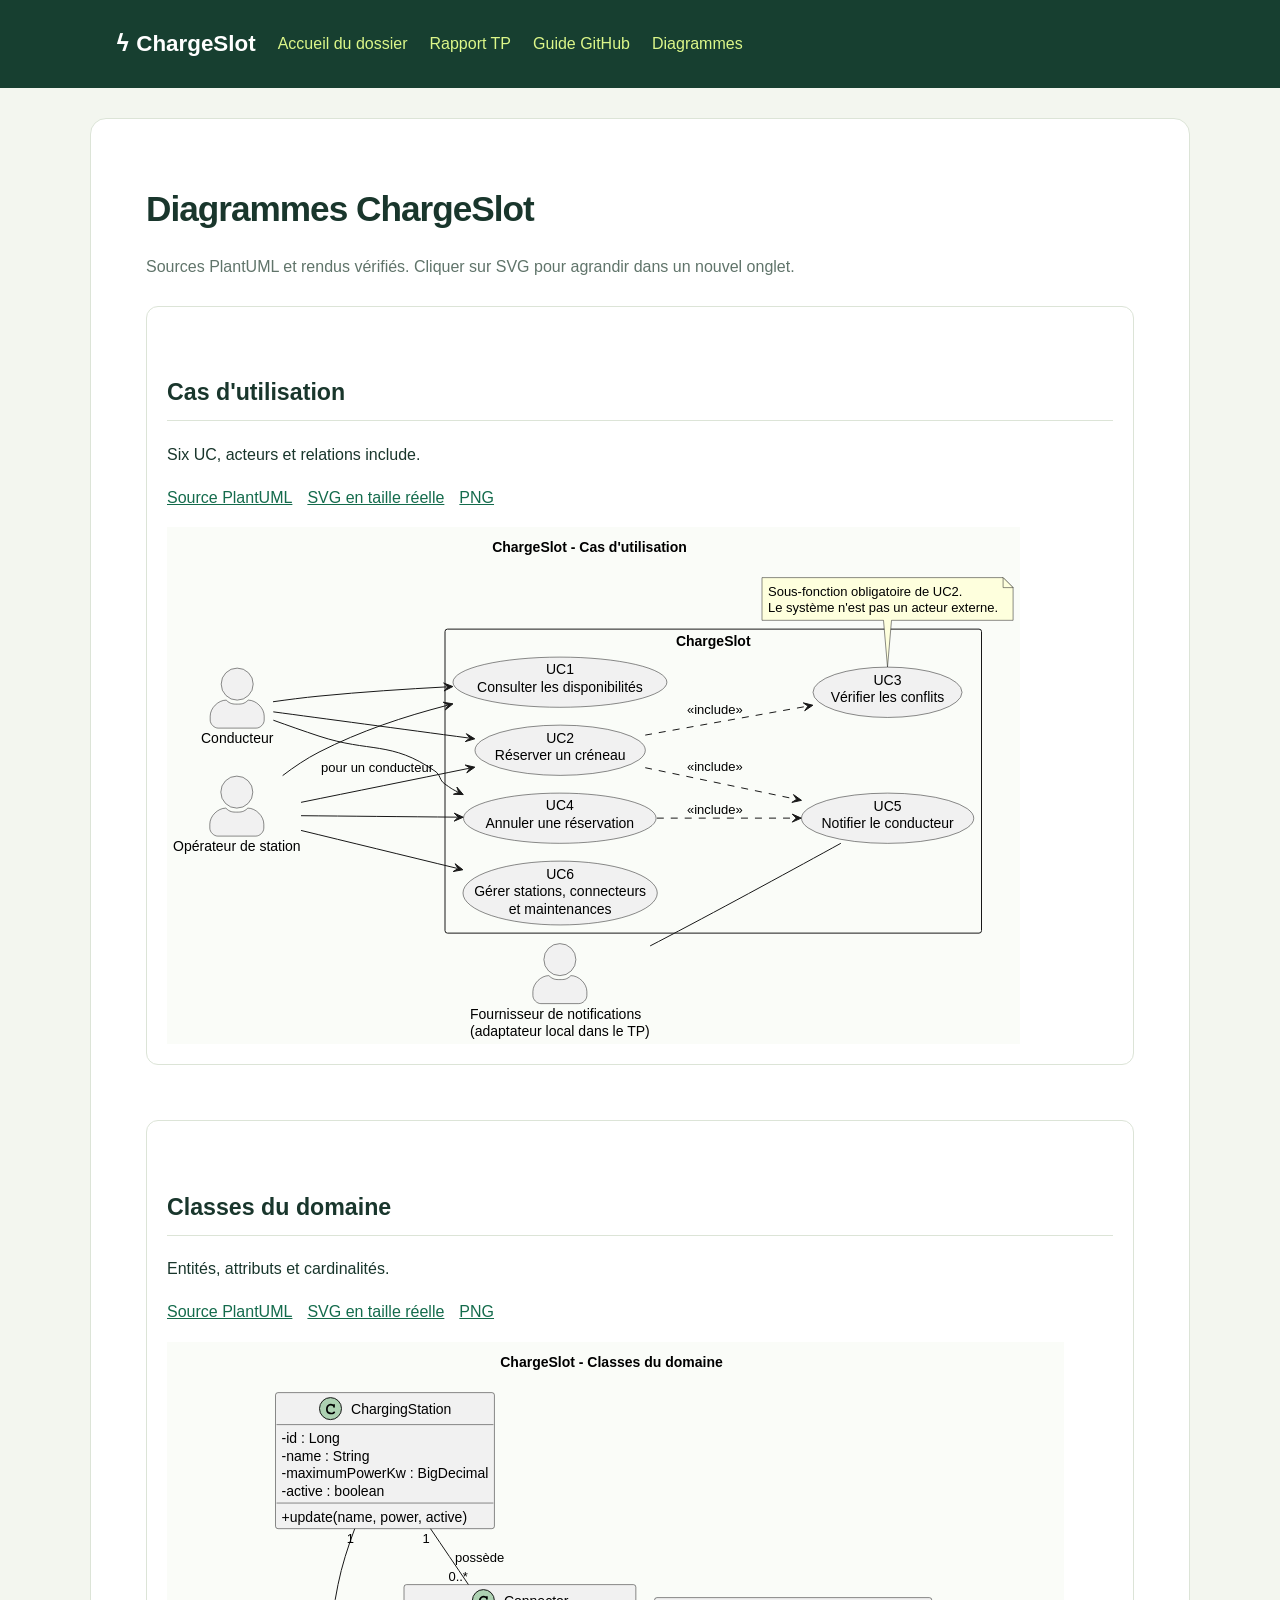
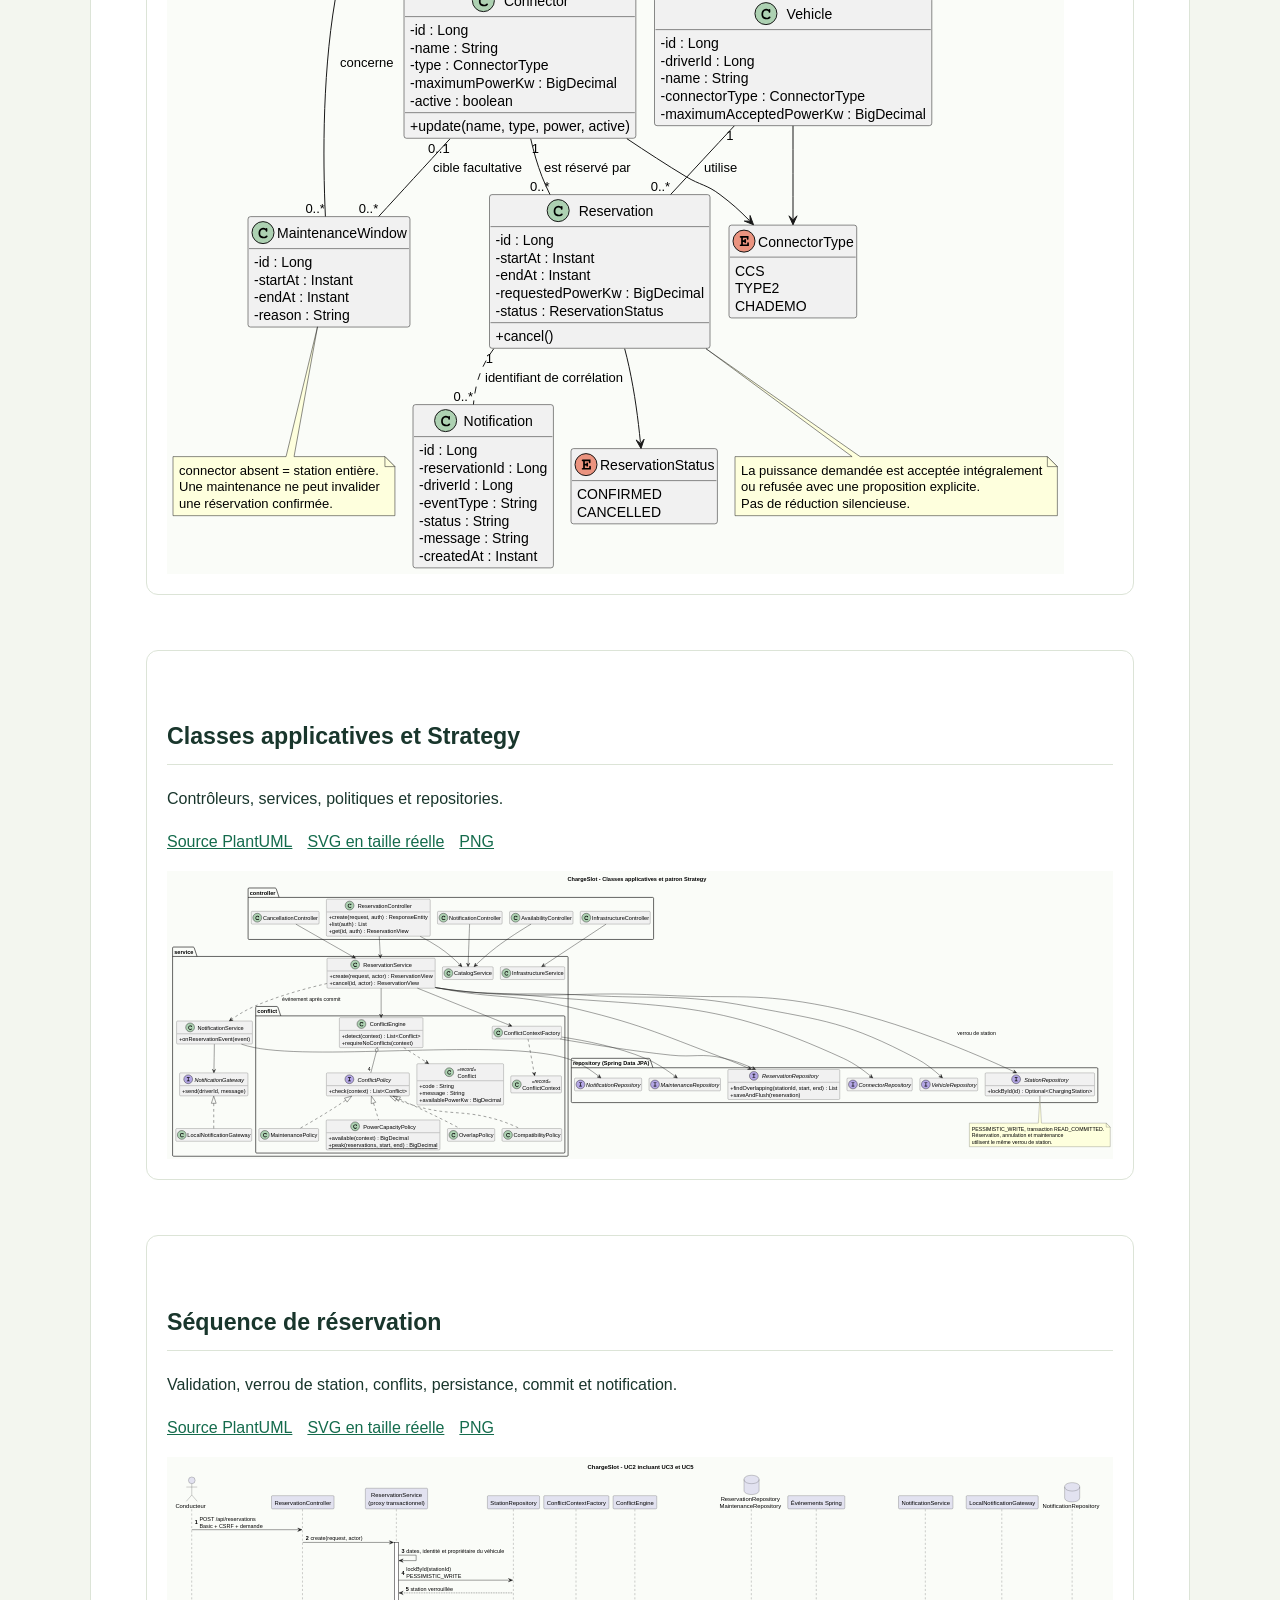
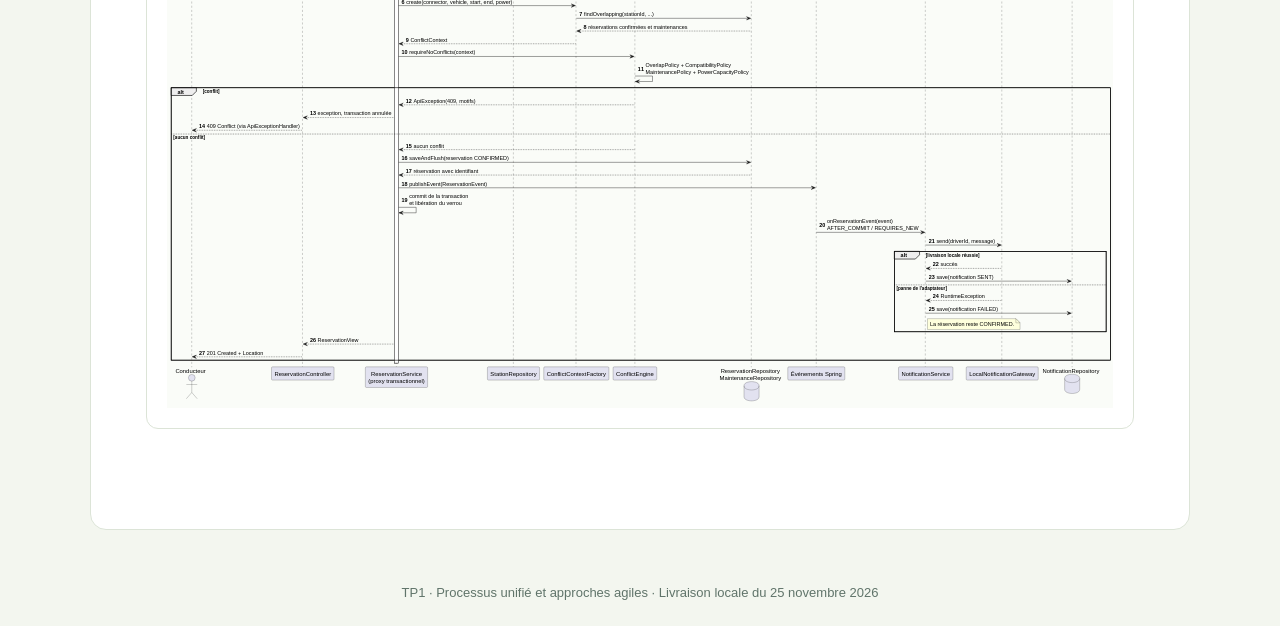
<file: docs/diagrams/index.html>
<!doctype html><html lang="fr"><head><meta charset="utf-8"><meta name="viewport" content="width=device-width,initial-scale=1"><title>Diagrammes - ChargeSlot</title><style>
:root{color-scheme:light}*{box-sizing:border-box}body{margin:0;background:#f3f6ef;color:#19362c;font:16px/1.7 "Segoe UI",Arial,sans-serif}header{background:#173f30;color:white;padding:25px max(24px,calc((100vw - 1050px)/2));display:flex;gap:22px;align-items:center;flex-wrap:wrap}header strong{font-size:1.4rem}header a{color:#dcf789;text-decoration:none}main{max-width:1100px;background:white;margin:30px auto;padding:45px 55px;border:1px solid #dce4d7;border-radius:16px}h1{font-size:2.2rem;line-height:1.2;letter-spacing:-1px}h2{font-size:1.45rem;margin-top:2em;border-bottom:1px solid #dce4d7;padding-bottom:8px}h3{margin-top:1.6em}a{color:#146b4c}pre{padding:20px;background:#eff3e9;border-radius:10px;overflow:auto;font-size:13px;line-height:1.6}code{font-family:Consolas,monospace;font-size:.88em}table{border-collapse:collapse;display:block;overflow:auto;margin:22px 0;font-size:14px}th,td{padding:12px 14px;border:1px solid #dce4d7;vertical-align:top}th{background:#eff3e9}tr:nth-child(even){background:#fafcf8}blockquote{border-left:4px solid #b9da82;padding-left:20px;color:#5c7068}img{max-width:100%;height:auto}li{margin:6px 0}.subtitle{color:#60746a}.diagram{margin:25px 0 55px;border:1px solid #dce4d7;padding:20px;border-radius:12px}.diagram img{display:block;background:#fafcf8}footer{text-align:center;font-size:13px;color:#60746a;padding:22px}.links{display:flex;gap:15px;flex-wrap:wrap}@media(max-width:700px){main{margin:12px;padding:24px 20px}h1{font-size:1.8rem}}@media print{body{background:white;font-size:11pt}header,footer{display:none}main{border:0;margin:0;padding:0;max-width:none}h2{break-after:avoid}pre,table{break-inside:avoid}a{color:inherit}pre{white-space:pre-wrap}table{display:table;width:100%}}
</style></head><body><header><strong>ϟ ChargeSlot</strong><a href="../../LIRE-MOI.html">Accueil du dossier</a><a href="../../docs/rapport-tp.html">Rapport TP</a><a href="../../docs/GITHUB-PAS-A-PAS.html">Guide GitHub</a><a href="../../docs/diagrams/index.html">Diagrammes</a></header><main><h1>Diagrammes ChargeSlot</h1><p class="subtitle">Sources PlantUML et rendus vérifiés. Cliquer sur SVG pour agrandir dans un nouvel onglet.</p><section class="diagram"><h2>Cas d&#x27;utilisation</h2><p>Six UC, acteurs et relations include.</p><p class="links"><a href="use-cases.puml">Source PlantUML</a><a href="use-cases.svg" target="_blank">SVG en taille réelle</a><a href="use-cases.png" target="_blank">PNG</a></p><a href="use-cases.svg" target="_blank"><img src="use-cases.svg" alt="Cas d&#x27;utilisation"></a></section><section class="diagram"><h2>Classes du domaine</h2><p>Entités, attributs et cardinalités.</p><p class="links"><a href="classes.puml">Source PlantUML</a><a href="classes.svg" target="_blank">SVG en taille réelle</a><a href="classes.png" target="_blank">PNG</a></p><a href="classes.svg" target="_blank"><img src="classes.svg" alt="Classes du domaine"></a></section><section class="diagram"><h2>Classes applicatives et Strategy</h2><p>Contrôleurs, services, politiques et repositories.</p><p class="links"><a href="classes-architecture.puml">Source PlantUML</a><a href="classes-architecture.svg" target="_blank">SVG en taille réelle</a><a href="classes-architecture.png" target="_blank">PNG</a></p><a href="classes-architecture.svg" target="_blank"><img src="classes-architecture.svg" alt="Classes applicatives et Strategy"></a></section><section class="diagram"><h2>Séquence de réservation</h2><p>Validation, verrou de station, conflits, persistance, commit et notification.</p><p class="links"><a href="reservation-sequence.puml">Source PlantUML</a><a href="reservation-sequence.svg" target="_blank">SVG en taille réelle</a><a href="reservation-sequence.png" target="_blank">PNG</a></p><a href="reservation-sequence.svg" target="_blank"><img src="reservation-sequence.svg" alt="Séquence de réservation"></a></section></main><footer>TP1 · Processus unifié et approches agiles · Livraison locale du 25 novembre 2026</footer></body></html>
</file>
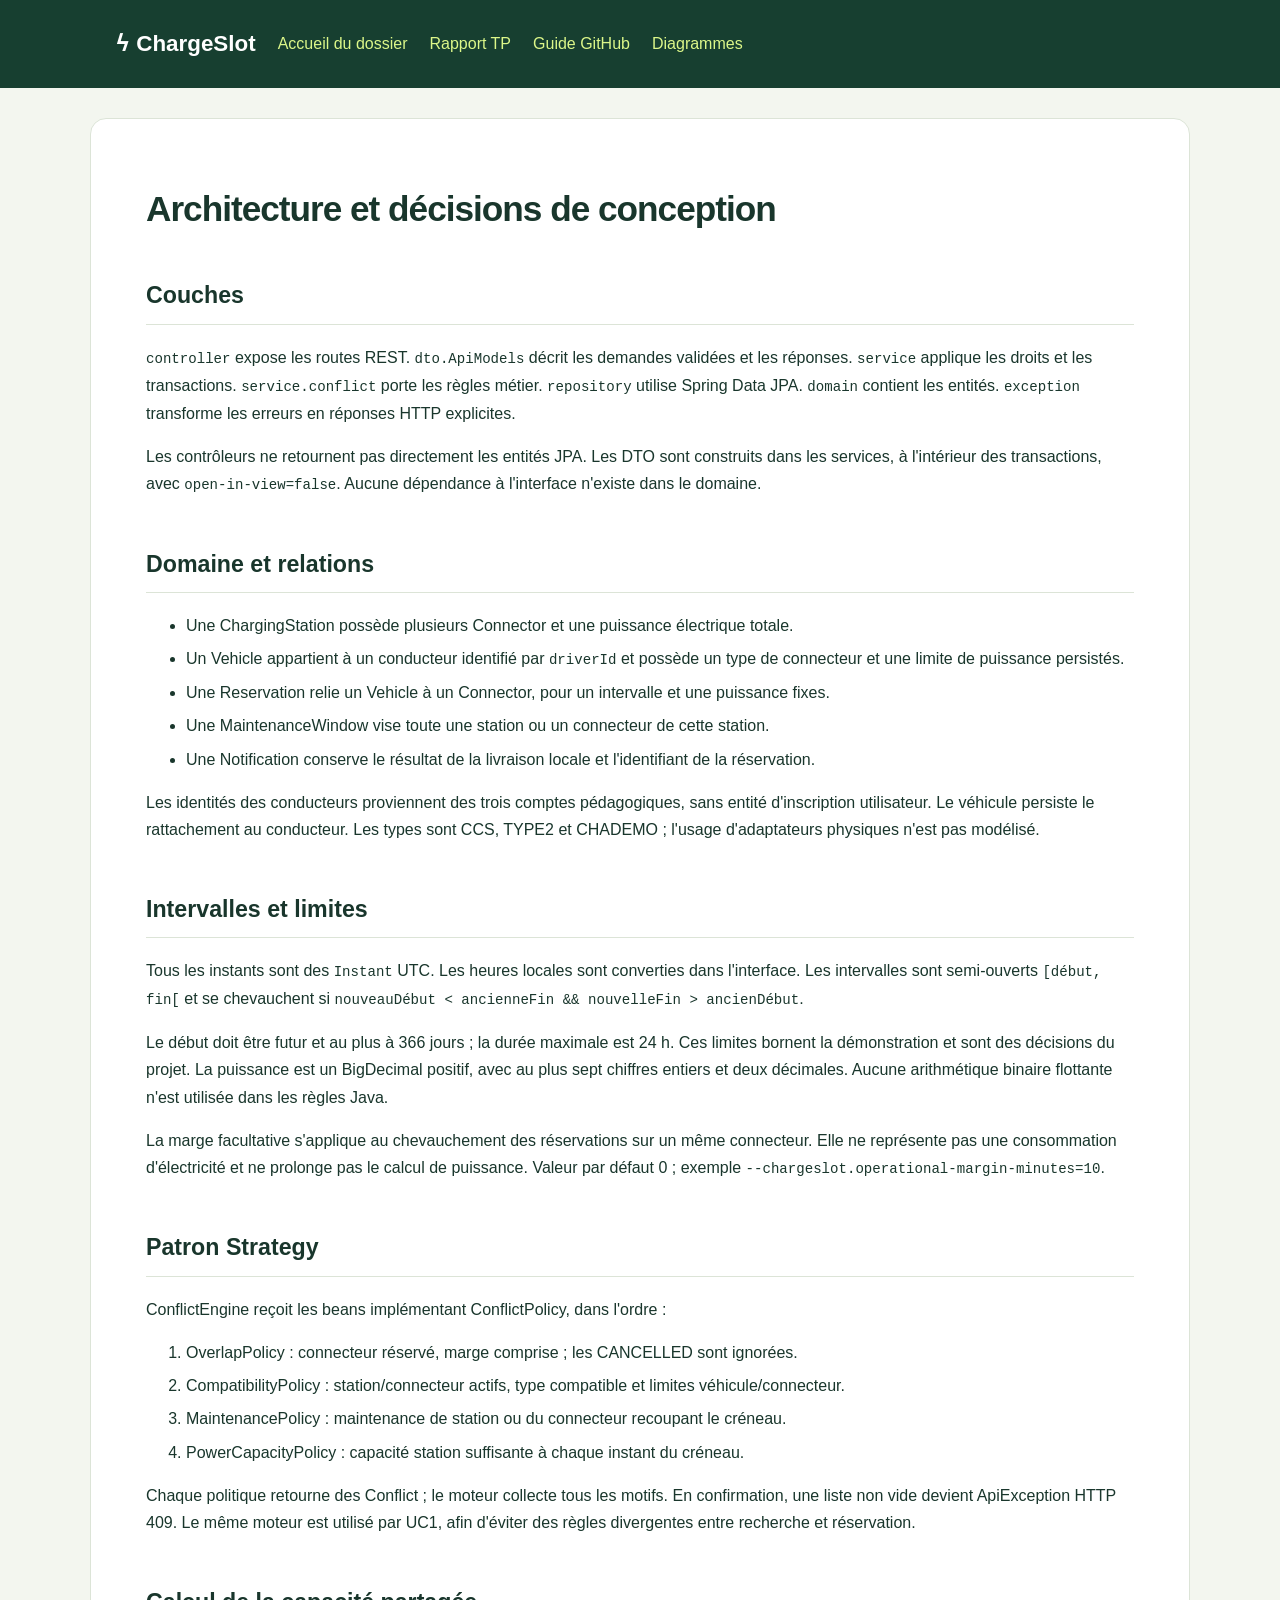
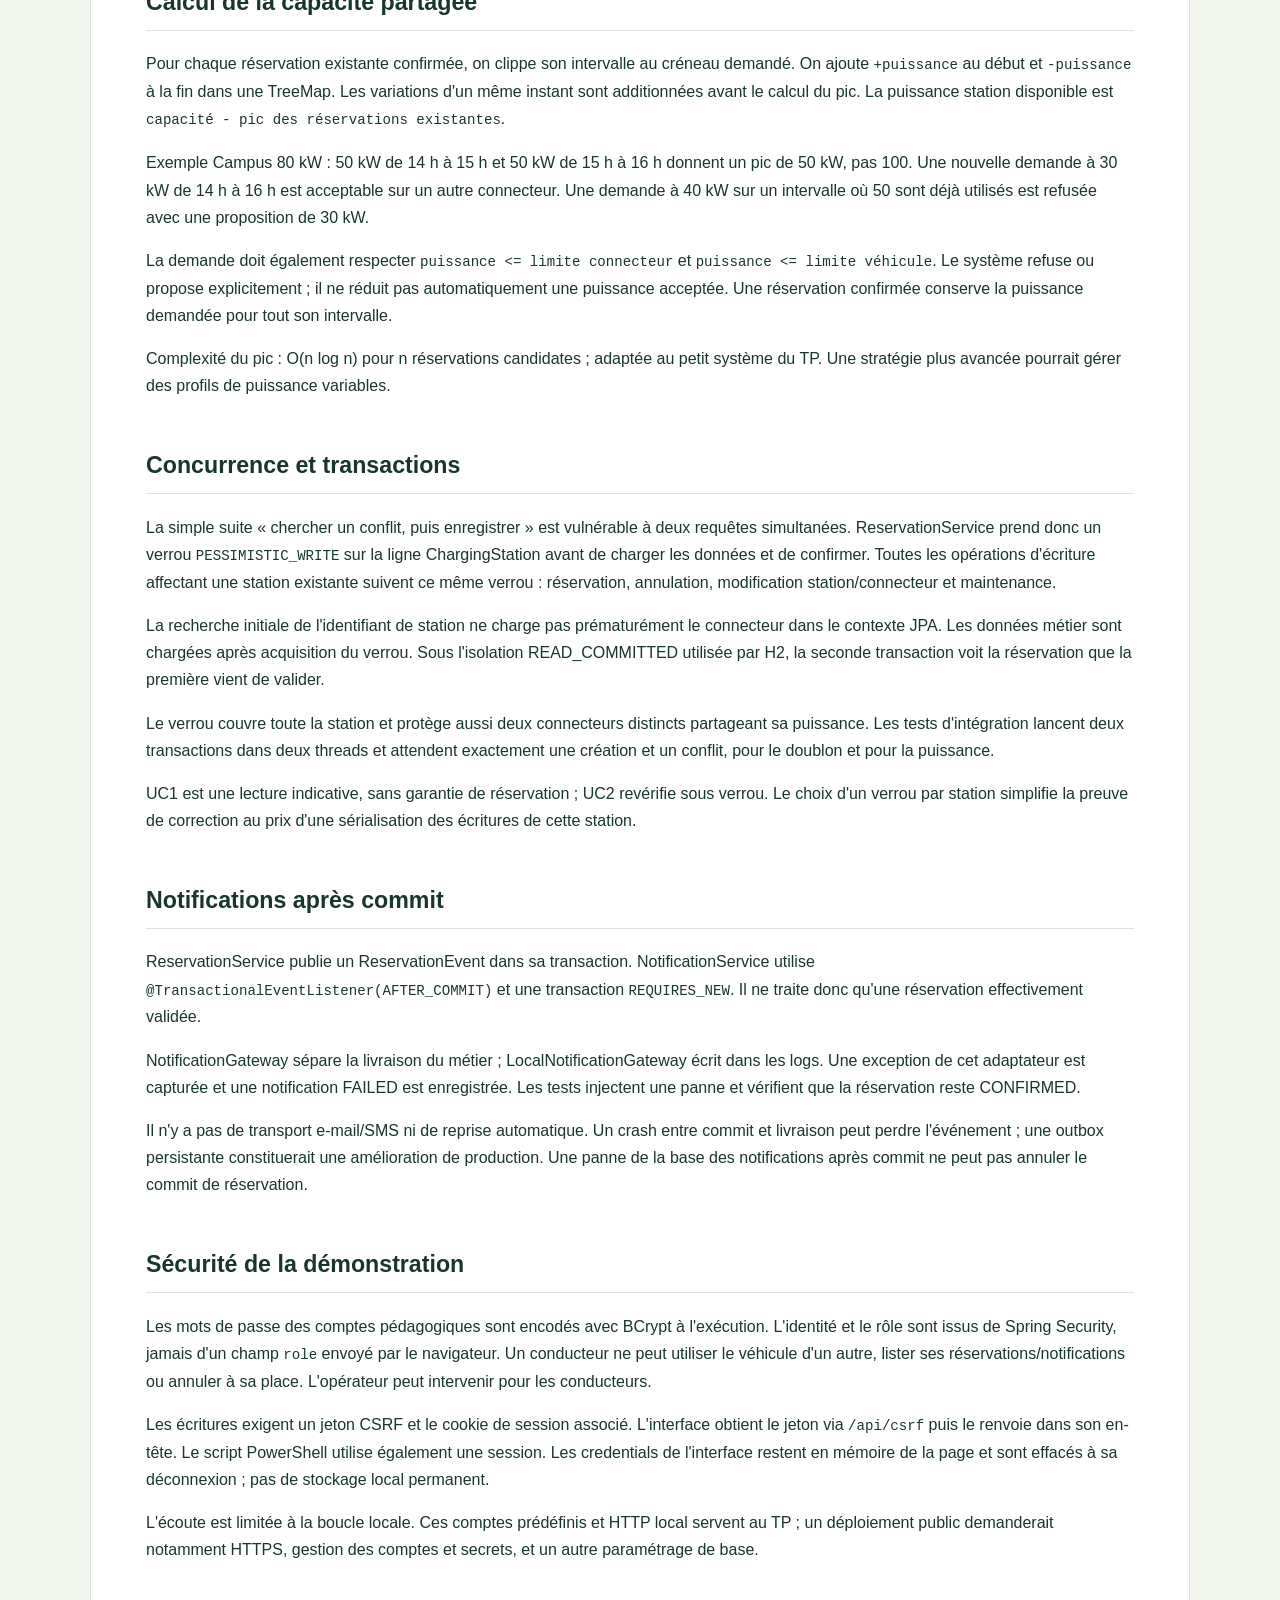
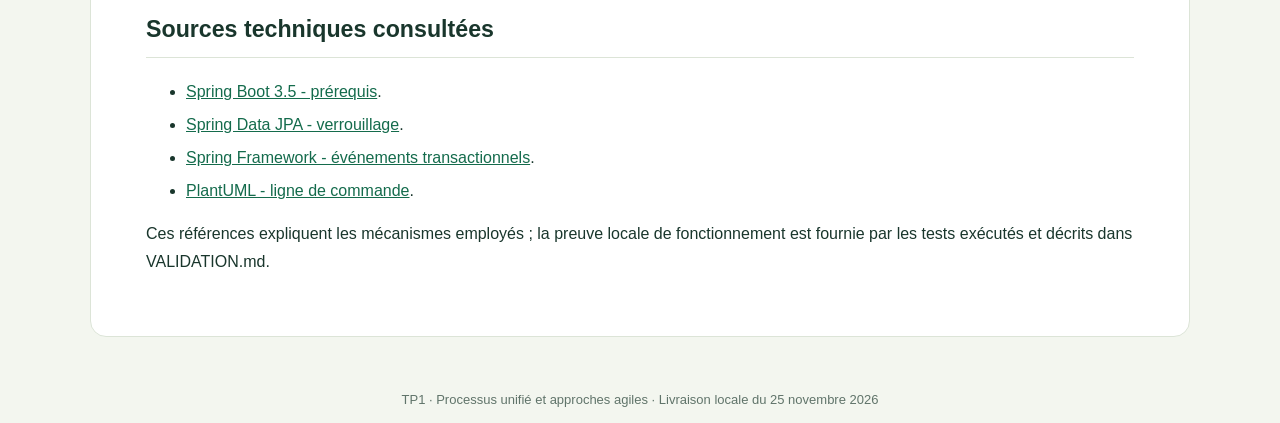
<file: docs/architecture.html>
<!doctype html><html lang="fr"><head><meta charset="utf-8"><meta name="viewport" content="width=device-width,initial-scale=1"><title>Architecture et décisions de conception - ChargeSlot</title><style>
:root{color-scheme:light}*{box-sizing:border-box}body{margin:0;background:#f3f6ef;color:#19362c;font:16px/1.7 "Segoe UI",Arial,sans-serif}header{background:#173f30;color:white;padding:25px max(24px,calc((100vw - 1050px)/2));display:flex;gap:22px;align-items:center;flex-wrap:wrap}header strong{font-size:1.4rem}header a{color:#dcf789;text-decoration:none}main{max-width:1100px;background:white;margin:30px auto;padding:45px 55px;border:1px solid #dce4d7;border-radius:16px}h1{font-size:2.2rem;line-height:1.2;letter-spacing:-1px}h2{font-size:1.45rem;margin-top:2em;border-bottom:1px solid #dce4d7;padding-bottom:8px}h3{margin-top:1.6em}a{color:#146b4c}pre{padding:20px;background:#eff3e9;border-radius:10px;overflow:auto;font-size:13px;line-height:1.6}code{font-family:Consolas,monospace;font-size:.88em}table{border-collapse:collapse;display:block;overflow:auto;margin:22px 0;font-size:14px}th,td{padding:12px 14px;border:1px solid #dce4d7;vertical-align:top}th{background:#eff3e9}tr:nth-child(even){background:#fafcf8}blockquote{border-left:4px solid #b9da82;padding-left:20px;color:#5c7068}img{max-width:100%;height:auto}li{margin:6px 0}.subtitle{color:#60746a}.diagram{margin:25px 0 55px;border:1px solid #dce4d7;padding:20px;border-radius:12px}.diagram img{display:block;background:#fafcf8}footer{text-align:center;font-size:13px;color:#60746a;padding:22px}.links{display:flex;gap:15px;flex-wrap:wrap}@media(max-width:700px){main{margin:12px;padding:24px 20px}h1{font-size:1.8rem}}@media print{body{background:white;font-size:11pt}header,footer{display:none}main{border:0;margin:0;padding:0;max-width:none}h2{break-after:avoid}pre,table{break-inside:avoid}a{color:inherit}pre{white-space:pre-wrap}table{display:table;width:100%}}
</style></head><body><header><strong>ϟ ChargeSlot</strong><a href="../LIRE-MOI.html">Accueil du dossier</a><a href="../docs/rapport-tp.html">Rapport TP</a><a href="../docs/GITHUB-PAS-A-PAS.html">Guide GitHub</a><a href="../docs/diagrams/index.html">Diagrammes</a></header><main><h1>Architecture et décisions de conception</h1>
<h2>Couches</h2>
<p><code>controller</code> expose les routes REST. <code>dto.ApiModels</code> décrit les demandes validées et les réponses. <code>service</code> applique les droits et les transactions. <code>service.conflict</code> porte les règles métier. <code>repository</code> utilise Spring Data JPA. <code>domain</code> contient les entités. <code>exception</code> transforme les erreurs en réponses HTTP explicites.</p>
<p>Les contrôleurs ne retournent pas directement les entités JPA. Les DTO sont construits dans les services, à l'intérieur des transactions, avec <code>open-in-view=false</code>. Aucune dépendance à l'interface n'existe dans le domaine.</p>
<h2>Domaine et relations</h2>
<ul>
<li>Une ChargingStation possède plusieurs Connector et une puissance électrique totale.</li>
<li>Un Vehicle appartient à un conducteur identifié par <code>driverId</code> et possède un type de connecteur et une limite de puissance persistés.</li>
<li>Une Reservation relie un Vehicle à un Connector, pour un intervalle et une puissance fixes.</li>
<li>Une MaintenanceWindow vise toute une station ou un connecteur de cette station.</li>
<li>Une Notification conserve le résultat de la livraison locale et l'identifiant de la réservation.</li>
</ul>
<p>Les identités des conducteurs proviennent des trois comptes pédagogiques, sans entité d'inscription utilisateur. Le véhicule persiste le rattachement au conducteur. Les types sont CCS, TYPE2 et CHADEMO ; l'usage d'adaptateurs physiques n'est pas modélisé.</p>
<h2>Intervalles et limites</h2>
<p>Tous les instants sont des <code>Instant</code> UTC. Les heures locales sont converties dans l'interface. Les intervalles sont semi-ouverts <code>[début, fin[</code> et se chevauchent si <code>nouveauDébut &lt; ancienneFin &amp;&amp; nouvelleFin &gt; ancienDébut</code>.</p>
<p>Le début doit être futur et au plus à 366 jours ; la durée maximale est 24 h. Ces limites bornent la démonstration et sont des décisions du projet. La puissance est un BigDecimal positif, avec au plus sept chiffres entiers et deux décimales. Aucune arithmétique binaire flottante n'est utilisée dans les règles Java.</p>
<p>La marge facultative s'applique au chevauchement des réservations sur un même connecteur. Elle ne représente pas une consommation d'électricité et ne prolonge pas le calcul de puissance. Valeur par défaut 0 ; exemple <code>--chargeslot.operational-margin-minutes=10</code>.</p>
<h2>Patron Strategy</h2>
<p>ConflictEngine reçoit les beans implémentant ConflictPolicy, dans l'ordre :</p>
<ol>
<li>OverlapPolicy : connecteur réservé, marge comprise ; les CANCELLED sont ignorées.</li>
<li>CompatibilityPolicy : station/connecteur actifs, type compatible et limites véhicule/connecteur.</li>
<li>MaintenancePolicy : maintenance de station ou du connecteur recoupant le créneau.</li>
<li>PowerCapacityPolicy : capacité station suffisante à chaque instant du créneau.</li>
</ol>
<p>Chaque politique retourne des Conflict ; le moteur collecte tous les motifs. En confirmation, une liste non vide devient ApiException HTTP 409. Le même moteur est utilisé par UC1, afin d'éviter des règles divergentes entre recherche et réservation.</p>
<h2>Calcul de la capacité partagée</h2>
<p>Pour chaque réservation existante confirmée, on clippe son intervalle au créneau demandé. On ajoute <code>+puissance</code> au début et <code>-puissance</code> à la fin dans une TreeMap. Les variations d'un même instant sont additionnées avant le calcul du pic. La puissance station disponible est <code>capacité - pic des réservations existantes</code>.</p>
<p>Exemple Campus 80 kW : 50 kW de 14 h à 15 h et 50 kW de 15 h à 16 h donnent un pic de 50 kW, pas 100. Une nouvelle demande à 30 kW de 14 h à 16 h est acceptable sur un autre connecteur. Une demande à 40 kW sur un intervalle où 50 sont déjà utilisés est refusée avec une proposition de 30 kW.</p>
<p>La demande doit également respecter <code>puissance &lt;= limite connecteur</code> et <code>puissance &lt;= limite véhicule</code>. Le système refuse ou propose explicitement ; il ne réduit pas automatiquement une puissance acceptée. Une réservation confirmée conserve la puissance demandée pour tout son intervalle.</p>
<p>Complexité du pic : O(n log n) pour n réservations candidates ; adaptée au petit système du TP. Une stratégie plus avancée pourrait gérer des profils de puissance variables.</p>
<h2>Concurrence et transactions</h2>
<p>La simple suite « chercher un conflit, puis enregistrer » est vulnérable à deux requêtes simultanées. ReservationService prend donc un verrou <code>PESSIMISTIC_WRITE</code> sur la ligne ChargingStation avant de charger les données et de confirmer. Toutes les opérations d'écriture affectant une station existante suivent ce même verrou : réservation, annulation, modification station/connecteur et maintenance.</p>
<p>La recherche initiale de l'identifiant de station ne charge pas prématurément le connecteur dans le contexte JPA. Les données métier sont chargées après acquisition du verrou. Sous l'isolation READ_COMMITTED utilisée par H2, la seconde transaction voit la réservation que la première vient de valider.</p>
<p>Le verrou couvre toute la station et protège aussi deux connecteurs distincts partageant sa puissance. Les tests d'intégration lancent deux transactions dans deux threads et attendent exactement une création et un conflit, pour le doublon et pour la puissance.</p>
<p>UC1 est une lecture indicative, sans garantie de réservation ; UC2 revérifie sous verrou. Le choix d'un verrou par station simplifie la preuve de correction au prix d'une sérialisation des écritures de cette station.</p>
<h2>Notifications après commit</h2>
<p>ReservationService publie un ReservationEvent dans sa transaction. NotificationService utilise <code>@TransactionalEventListener(AFTER_COMMIT)</code> et une transaction <code>REQUIRES_NEW</code>. Il ne traite donc qu'une réservation effectivement validée.</p>
<p>NotificationGateway sépare la livraison du métier ; LocalNotificationGateway écrit dans les logs. Une exception de cet adaptateur est capturée et une notification FAILED est enregistrée. Les tests injectent une panne et vérifient que la réservation reste CONFIRMED.</p>
<p>Il n'y a pas de transport e-mail/SMS ni de reprise automatique. Un crash entre commit et livraison peut perdre l'événement ; une outbox persistante constituerait une amélioration de production. Une panne de la base des notifications après commit ne peut pas annuler le commit de réservation.</p>
<h2>Sécurité de la démonstration</h2>
<p>Les mots de passe des comptes pédagogiques sont encodés avec BCrypt à l'exécution. L'identité et le rôle sont issus de Spring Security, jamais d'un champ <code>role</code> envoyé par le navigateur. Un conducteur ne peut utiliser le véhicule d'un autre, lister ses réservations/notifications ou annuler à sa place. L'opérateur peut intervenir pour les conducteurs.</p>
<p>Les écritures exigent un jeton CSRF et le cookie de session associé. L'interface obtient le jeton via <code>/api/csrf</code> puis le renvoie dans son en-tête. Le script PowerShell utilise également une session. Les credentials de l'interface restent en mémoire de la page et sont effacés à sa déconnexion ; pas de stockage local permanent.</p>
<p>L'écoute est limitée à la boucle locale. Ces comptes prédéfinis et HTTP local servent au TP ; un déploiement public demanderait notamment HTTPS, gestion des comptes et secrets, et un autre paramétrage de base.</p>
<h2>Sources techniques consultées</h2>
<ul>
<li><a href="https://docs.spring.io/spring-boot/3.5/system-requirements.html">Spring Boot 3.5 - prérequis</a>.</li>
<li><a href="https://docs.spring.io/spring-data/jpa/reference/jpa/locking.html">Spring Data JPA - verrouillage</a>.</li>
<li><a href="https://docs.spring.io/spring-framework/reference/data-access/transaction/event.html">Spring Framework - événements transactionnels</a>.</li>
<li><a href="https://plantuml.com/command-line">PlantUML - ligne de commande</a>.</li>
</ul>
<p>Ces références expliquent les mécanismes employés ; la preuve locale de fonctionnement est fournie par les tests exécutés et décrits dans VALIDATION.md.</p>
</main><footer>TP1 · Processus unifié et approches agiles · Livraison locale du 25 novembre 2026</footer></body></html>
</file>
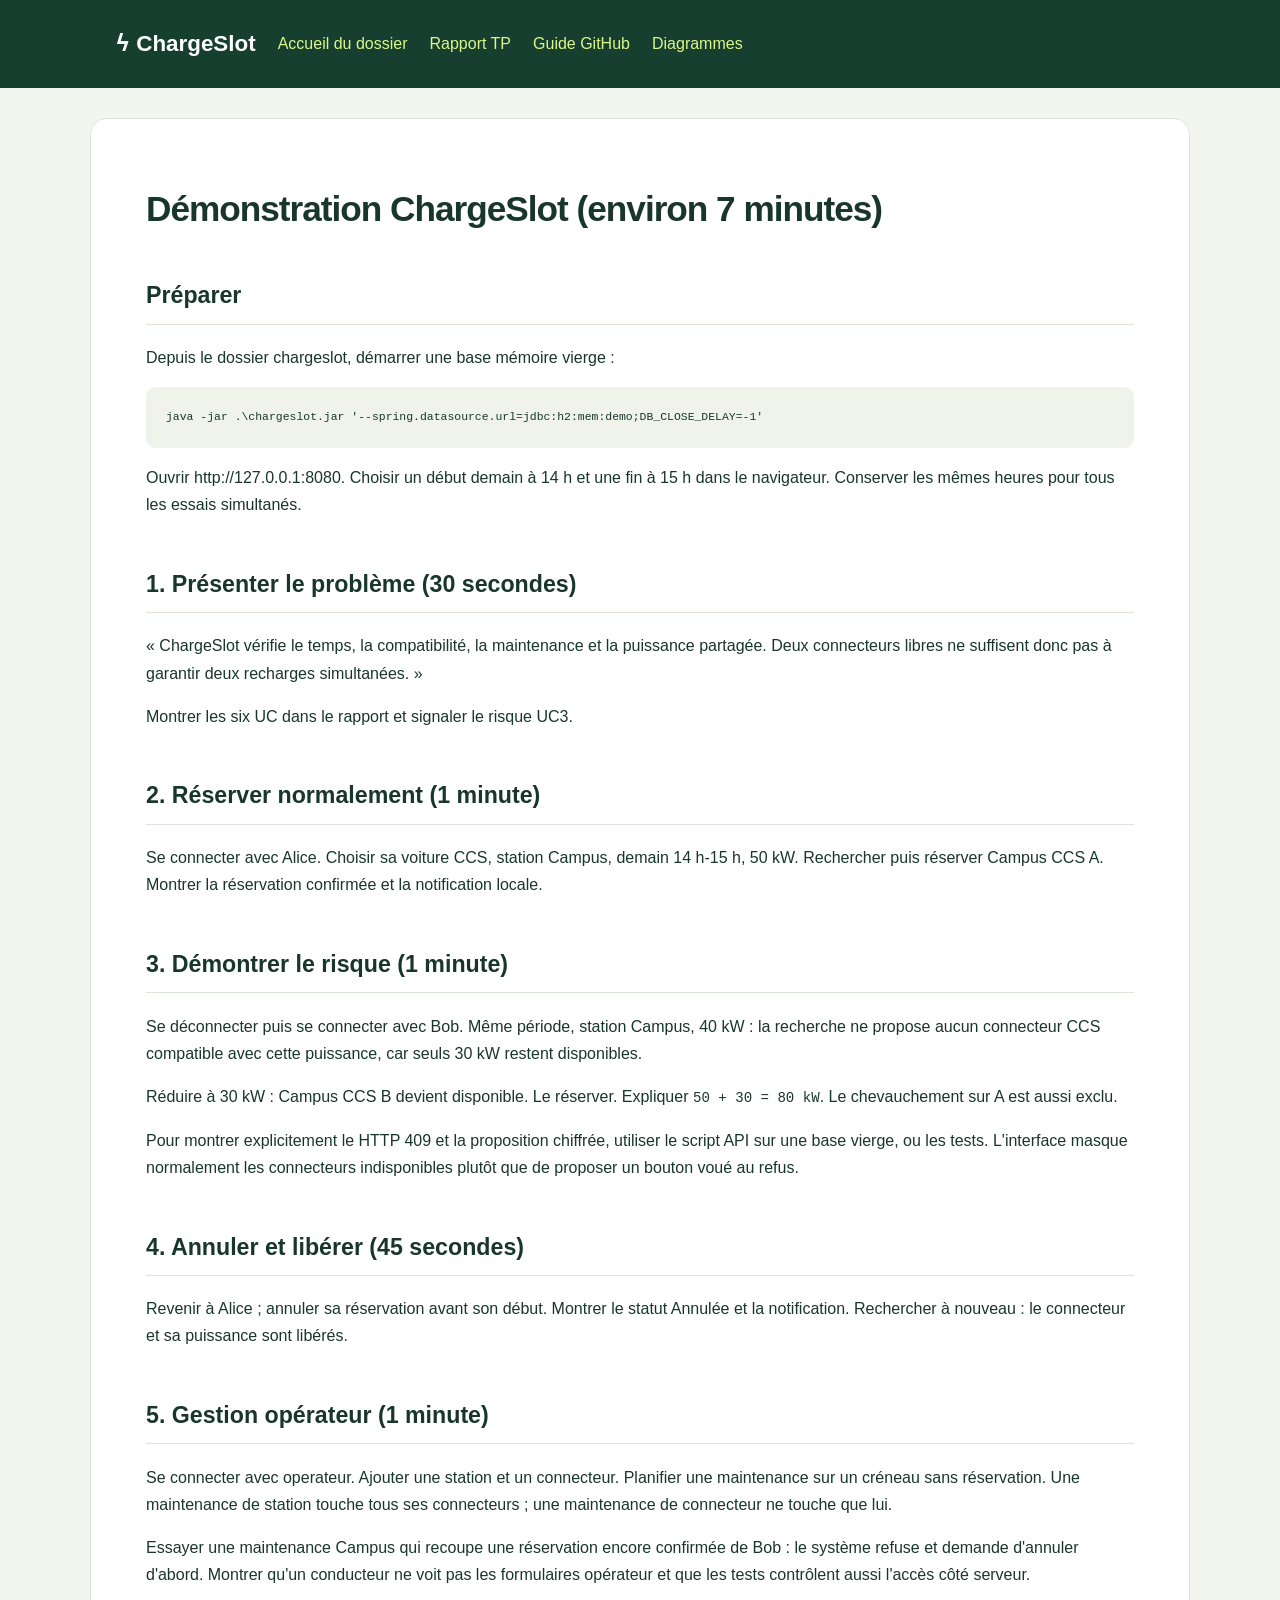
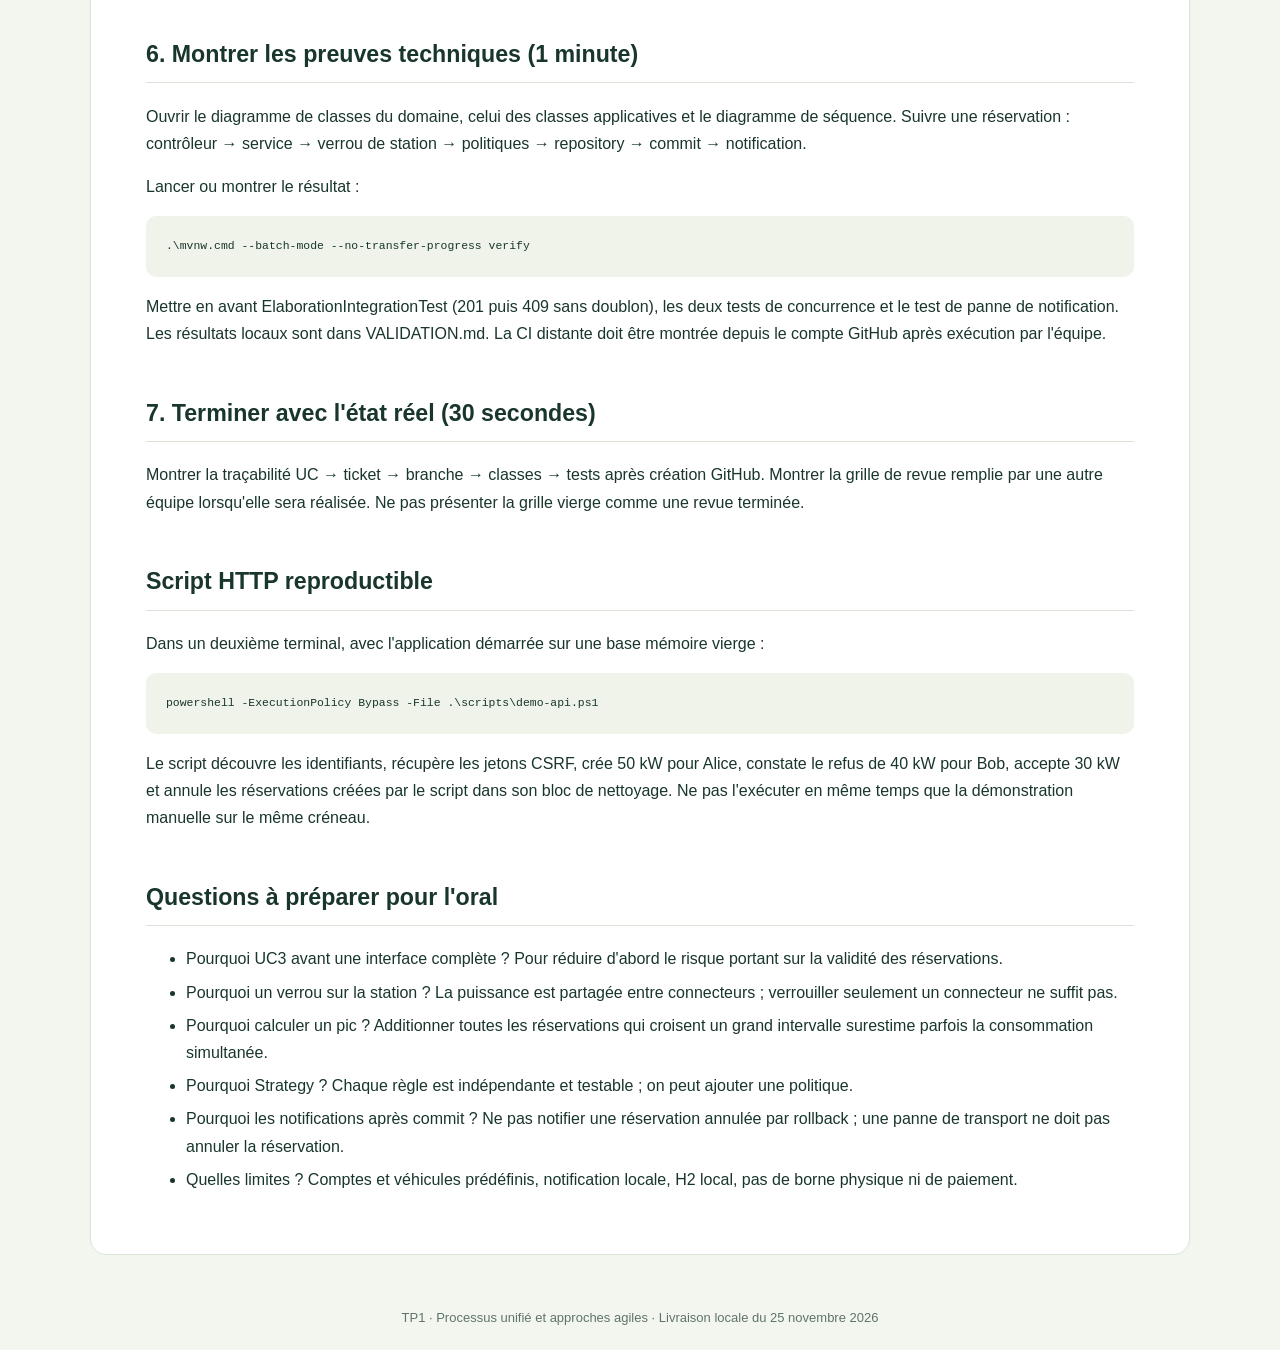
<file: docs/DEMONSTRATION.html>
<!doctype html><html lang="fr"><head><meta charset="utf-8"><meta name="viewport" content="width=device-width,initial-scale=1"><title>Démonstration ChargeSlot (environ 7 minutes) - ChargeSlot</title><style>
:root{color-scheme:light}*{box-sizing:border-box}body{margin:0;background:#f3f6ef;color:#19362c;font:16px/1.7 "Segoe UI",Arial,sans-serif}header{background:#173f30;color:white;padding:25px max(24px,calc((100vw - 1050px)/2));display:flex;gap:22px;align-items:center;flex-wrap:wrap}header strong{font-size:1.4rem}header a{color:#dcf789;text-decoration:none}main{max-width:1100px;background:white;margin:30px auto;padding:45px 55px;border:1px solid #dce4d7;border-radius:16px}h1{font-size:2.2rem;line-height:1.2;letter-spacing:-1px}h2{font-size:1.45rem;margin-top:2em;border-bottom:1px solid #dce4d7;padding-bottom:8px}h3{margin-top:1.6em}a{color:#146b4c}pre{padding:20px;background:#eff3e9;border-radius:10px;overflow:auto;font-size:13px;line-height:1.6}code{font-family:Consolas,monospace;font-size:.88em}table{border-collapse:collapse;display:block;overflow:auto;margin:22px 0;font-size:14px}th,td{padding:12px 14px;border:1px solid #dce4d7;vertical-align:top}th{background:#eff3e9}tr:nth-child(even){background:#fafcf8}blockquote{border-left:4px solid #b9da82;padding-left:20px;color:#5c7068}img{max-width:100%;height:auto}li{margin:6px 0}.subtitle{color:#60746a}.diagram{margin:25px 0 55px;border:1px solid #dce4d7;padding:20px;border-radius:12px}.diagram img{display:block;background:#fafcf8}footer{text-align:center;font-size:13px;color:#60746a;padding:22px}.links{display:flex;gap:15px;flex-wrap:wrap}@media(max-width:700px){main{margin:12px;padding:24px 20px}h1{font-size:1.8rem}}@media print{body{background:white;font-size:11pt}header,footer{display:none}main{border:0;margin:0;padding:0;max-width:none}h2{break-after:avoid}pre,table{break-inside:avoid}a{color:inherit}pre{white-space:pre-wrap}table{display:table;width:100%}}
</style></head><body><header><strong>ϟ ChargeSlot</strong><a href="../LIRE-MOI.html">Accueil du dossier</a><a href="../docs/rapport-tp.html">Rapport TP</a><a href="../docs/GITHUB-PAS-A-PAS.html">Guide GitHub</a><a href="../docs/diagrams/index.html">Diagrammes</a></header><main><h1>Démonstration ChargeSlot (environ 7 minutes)</h1>
<h2>Préparer</h2>
<p>Depuis le dossier chargeslot, démarrer une base mémoire vierge :</p>
<pre><code class="language-powershell">java -jar .\chargeslot.jar '--spring.datasource.url=jdbc:h2:mem:demo;DB_CLOSE_DELAY=-1'
</code></pre>
<p>Ouvrir http://127.0.0.1:8080. Choisir un début demain à 14 h et une fin à 15 h dans le navigateur. Conserver les mêmes heures pour tous les essais simultanés.</p>
<h2>1. Présenter le problème (30 secondes)</h2>
<p>« ChargeSlot vérifie le temps, la compatibilité, la maintenance et la puissance partagée. Deux connecteurs libres ne suffisent donc pas à garantir deux recharges simultanées. »</p>
<p>Montrer les six UC dans le rapport et signaler le risque UC3.</p>
<h2>2. Réserver normalement (1 minute)</h2>
<p>Se connecter avec Alice. Choisir sa voiture CCS, station Campus, demain 14 h-15 h, 50 kW. Rechercher puis réserver Campus CCS A. Montrer la réservation confirmée et la notification locale.</p>
<h2>3. Démontrer le risque (1 minute)</h2>
<p>Se déconnecter puis se connecter avec Bob. Même période, station Campus, 40 kW : la recherche ne propose aucun connecteur CCS compatible avec cette puissance, car seuls 30 kW restent disponibles.</p>
<p>Réduire à 30 kW : Campus CCS B devient disponible. Le réserver. Expliquer <code>50 + 30 = 80 kW</code>. Le chevauchement sur A est aussi exclu.</p>
<p>Pour montrer explicitement le HTTP 409 et la proposition chiffrée, utiliser le script API sur une base vierge, ou les tests. L'interface masque normalement les connecteurs indisponibles plutôt que de proposer un bouton voué au refus.</p>
<h2>4. Annuler et libérer (45 secondes)</h2>
<p>Revenir à Alice ; annuler sa réservation avant son début. Montrer le statut Annulée et la notification. Rechercher à nouveau : le connecteur et sa puissance sont libérés.</p>
<h2>5. Gestion opérateur (1 minute)</h2>
<p>Se connecter avec operateur. Ajouter une station et un connecteur. Planifier une maintenance sur un créneau sans réservation. Une maintenance de station touche tous ses connecteurs ; une maintenance de connecteur ne touche que lui.</p>
<p>Essayer une maintenance Campus qui recoupe une réservation encore confirmée de Bob : le système refuse et demande d'annuler d'abord. Montrer qu'un conducteur ne voit pas les formulaires opérateur et que les tests contrôlent aussi l'accès côté serveur.</p>
<h2>6. Montrer les preuves techniques (1 minute)</h2>
<p>Ouvrir le diagramme de classes du domaine, celui des classes applicatives et le diagramme de séquence. Suivre une réservation : contrôleur → service → verrou de station → politiques → repository → commit → notification.</p>
<p>Lancer ou montrer le résultat :</p>
<pre><code class="language-powershell">.\mvnw.cmd --batch-mode --no-transfer-progress verify
</code></pre>
<p>Mettre en avant ElaborationIntegrationTest (201 puis 409 sans doublon), les deux tests de concurrence et le test de panne de notification. Les résultats locaux sont dans VALIDATION.md. La CI distante doit être montrée depuis le compte GitHub après exécution par l'équipe.</p>
<h2>7. Terminer avec l'état réel (30 secondes)</h2>
<p>Montrer la traçabilité UC → ticket → branche → classes → tests après création GitHub. Montrer la grille de revue remplie par une autre équipe lorsqu'elle sera réalisée. Ne pas présenter la grille vierge comme une revue terminée.</p>
<h2>Script HTTP reproductible</h2>
<p>Dans un deuxième terminal, avec l'application démarrée sur une base mémoire vierge :</p>
<pre><code class="language-powershell">powershell -ExecutionPolicy Bypass -File .\scripts\demo-api.ps1
</code></pre>
<p>Le script découvre les identifiants, récupère les jetons CSRF, crée 50 kW pour Alice, constate le refus de 40 kW pour Bob, accepte 30 kW et annule les réservations créées par le script dans son bloc de nettoyage. Ne pas l'exécuter en même temps que la démonstration manuelle sur le même créneau.</p>
<h2>Questions à préparer pour l'oral</h2>
<ul>
<li>Pourquoi UC3 avant une interface complète ? Pour réduire d'abord le risque portant sur la validité des réservations.</li>
<li>Pourquoi un verrou sur la station ? La puissance est partagée entre connecteurs ; verrouiller seulement un connecteur ne suffit pas.</li>
<li>Pourquoi calculer un pic ? Additionner toutes les réservations qui croisent un grand intervalle surestime parfois la consommation simultanée.</li>
<li>Pourquoi Strategy ? Chaque règle est indépendante et testable ; on peut ajouter une politique.</li>
<li>Pourquoi les notifications après commit ? Ne pas notifier une réservation annulée par rollback ; une panne de transport ne doit pas annuler la réservation.</li>
<li>Quelles limites ? Comptes et véhicules prédéfinis, notification locale, H2 local, pas de borne physique ni de paiement.</li>
</ul>
</main><footer>TP1 · Processus unifié et approches agiles · Livraison locale du 25 novembre 2026</footer></body></html>
</file>
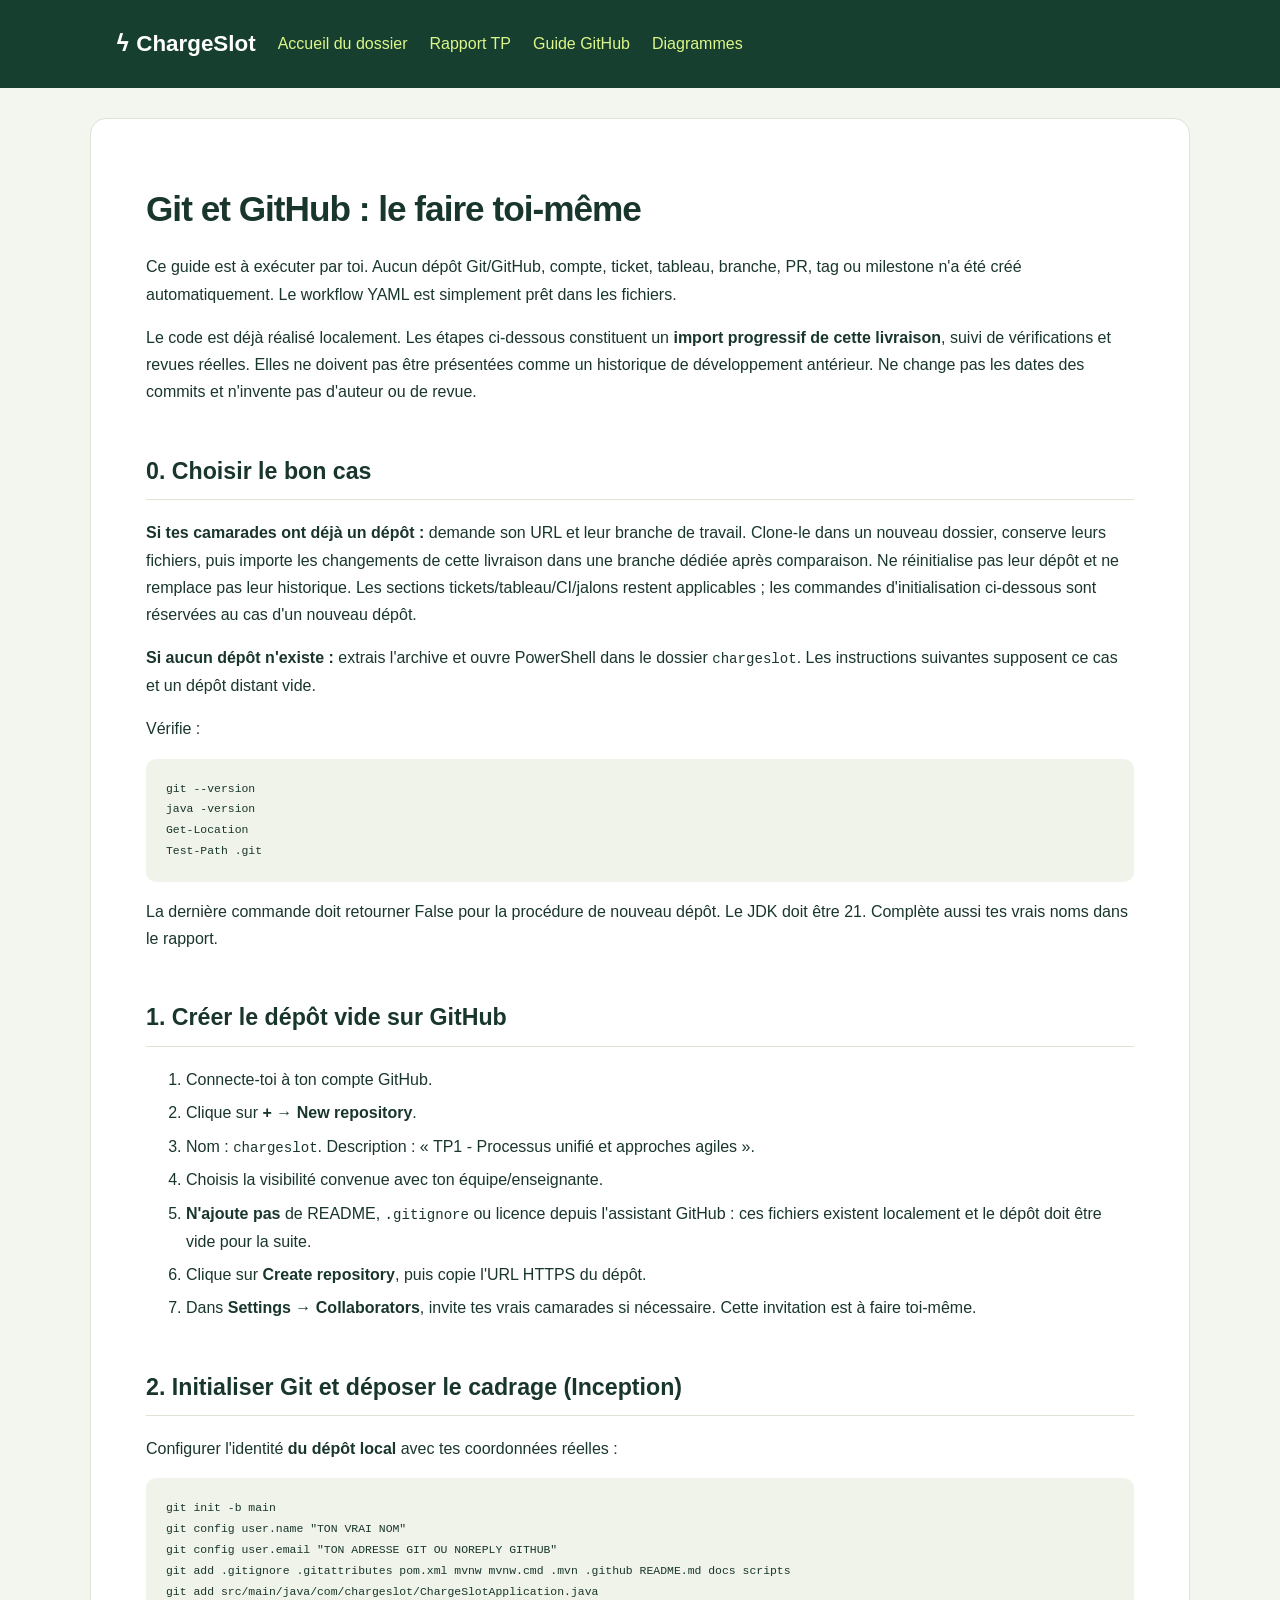
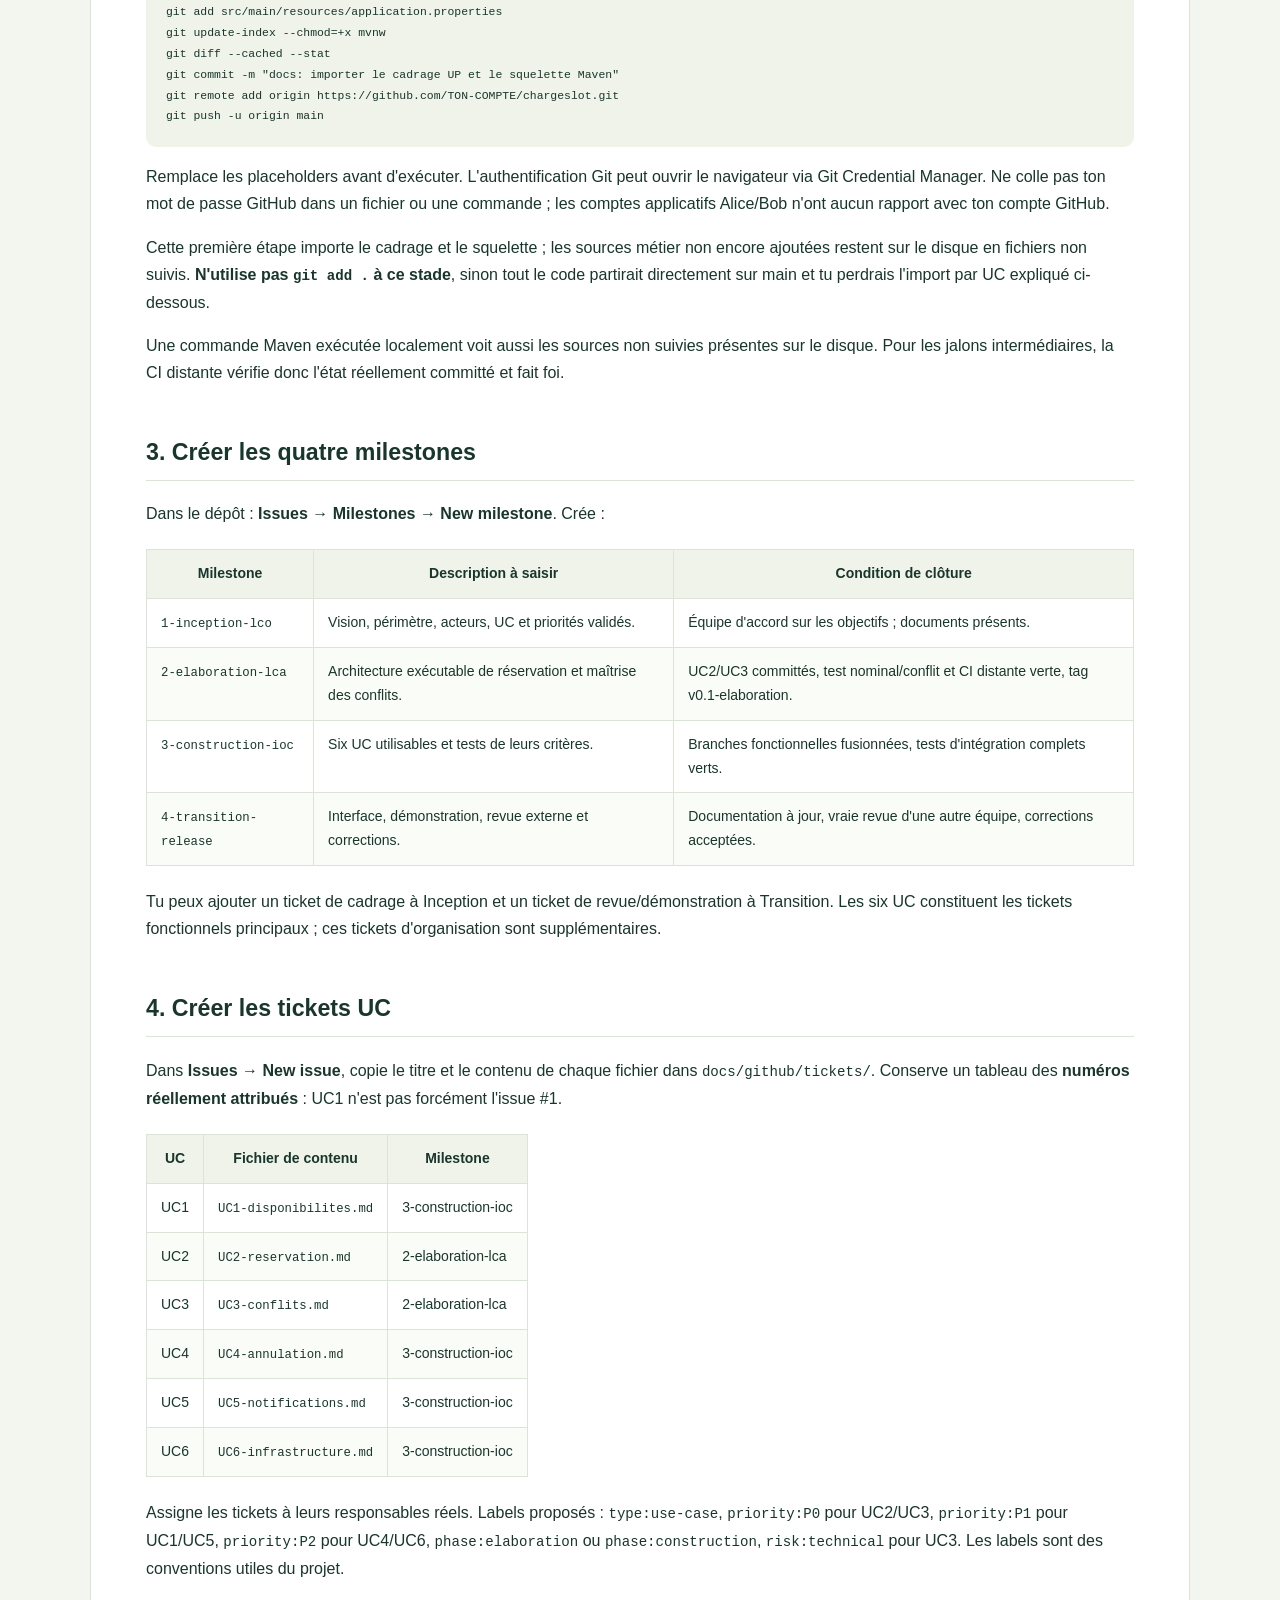
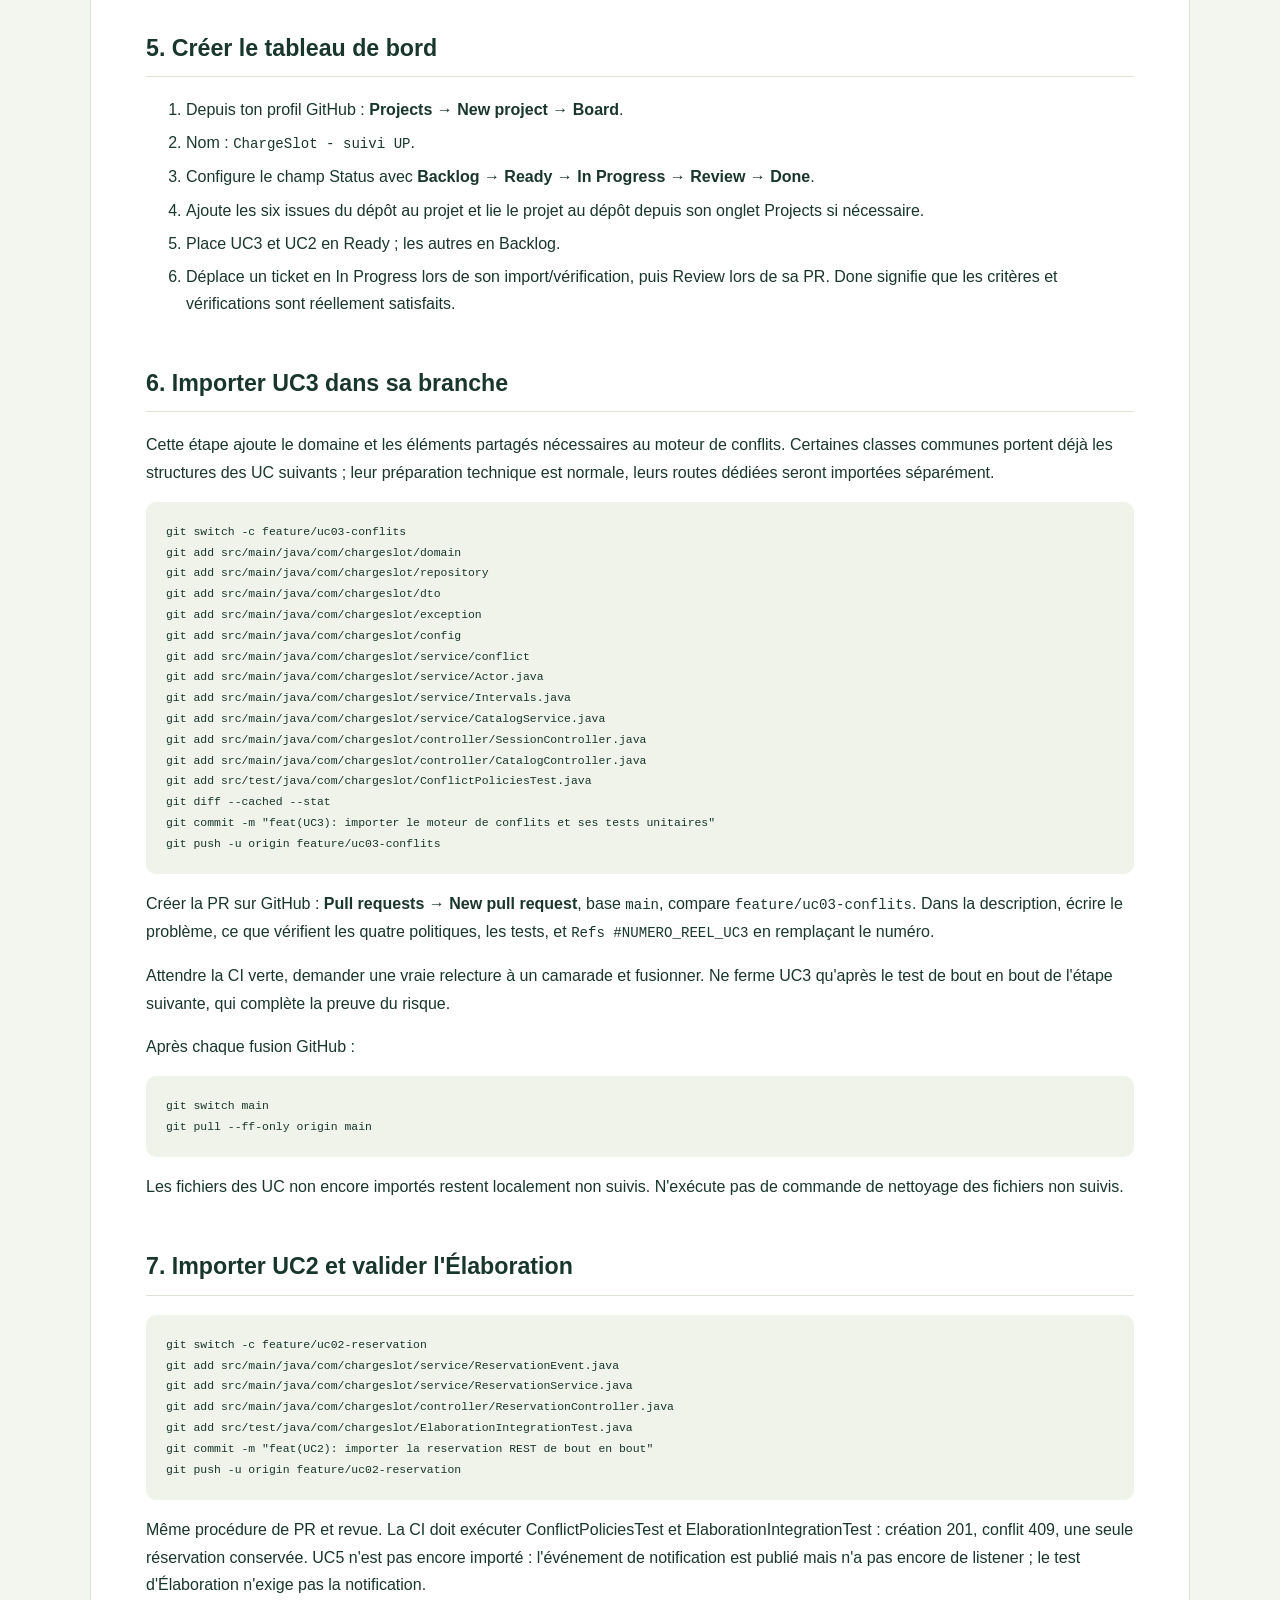
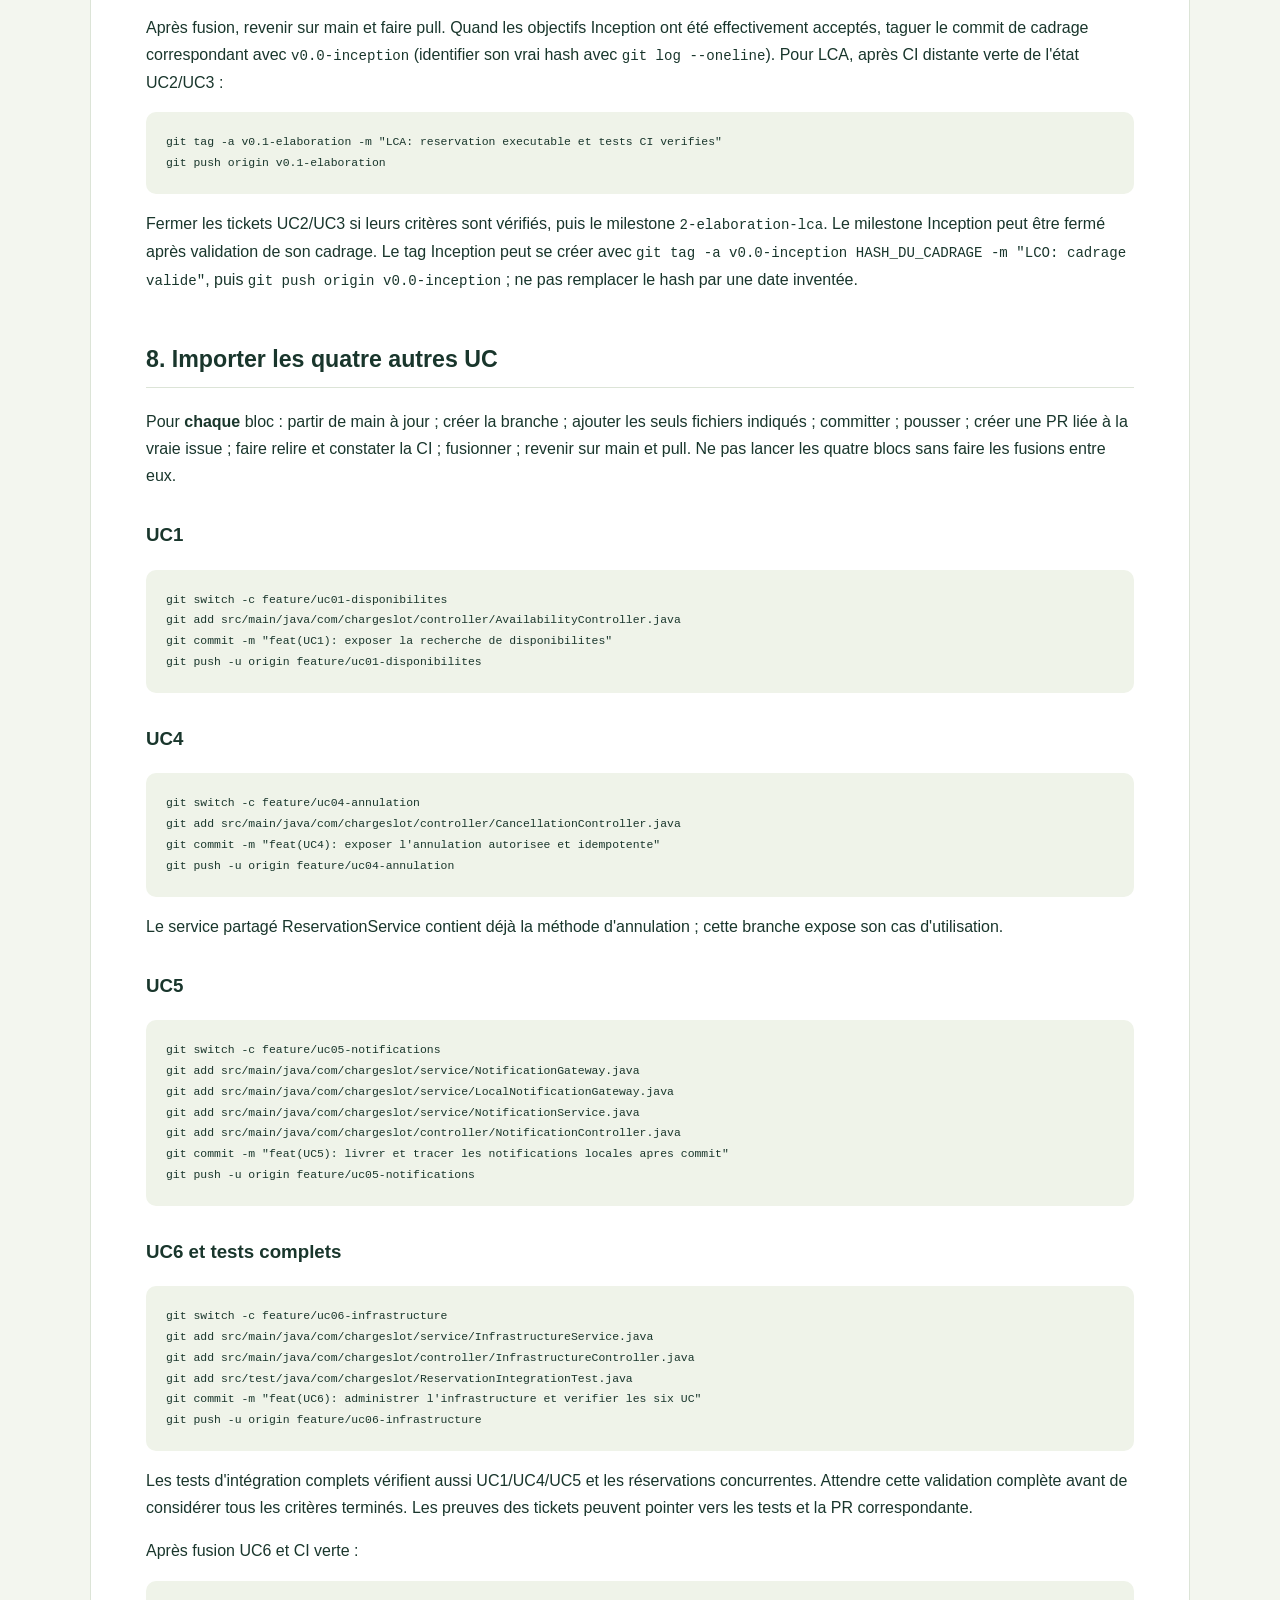
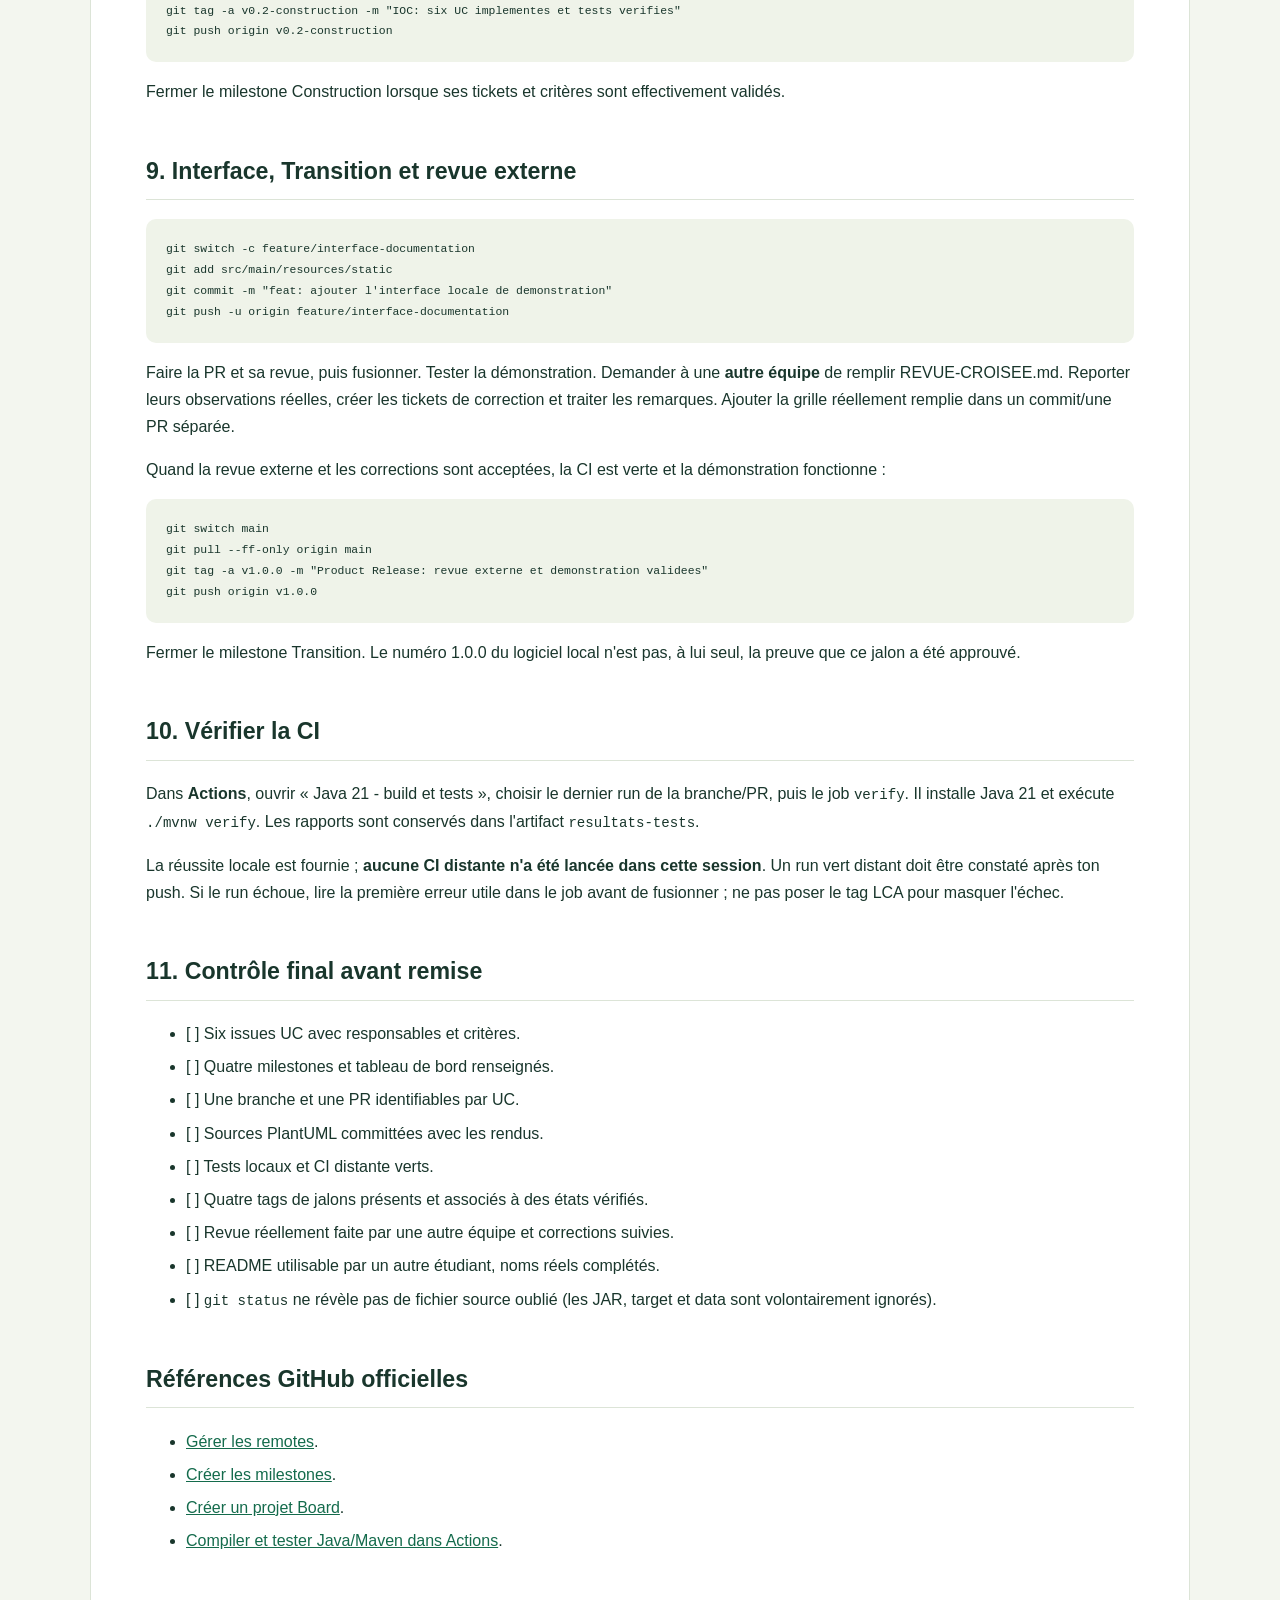
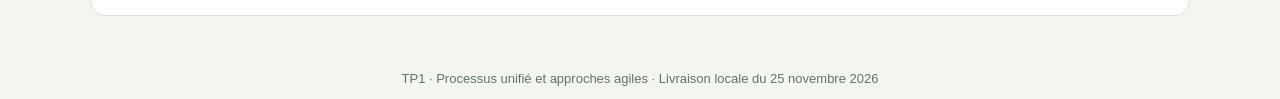
<file: docs/GITHUB-PAS-A-PAS.html>
<!doctype html><html lang="fr"><head><meta charset="utf-8"><meta name="viewport" content="width=device-width,initial-scale=1"><title>Git et GitHub : le faire toi-même - ChargeSlot</title><style>
:root{color-scheme:light}*{box-sizing:border-box}body{margin:0;background:#f3f6ef;color:#19362c;font:16px/1.7 "Segoe UI",Arial,sans-serif}header{background:#173f30;color:white;padding:25px max(24px,calc((100vw - 1050px)/2));display:flex;gap:22px;align-items:center;flex-wrap:wrap}header strong{font-size:1.4rem}header a{color:#dcf789;text-decoration:none}main{max-width:1100px;background:white;margin:30px auto;padding:45px 55px;border:1px solid #dce4d7;border-radius:16px}h1{font-size:2.2rem;line-height:1.2;letter-spacing:-1px}h2{font-size:1.45rem;margin-top:2em;border-bottom:1px solid #dce4d7;padding-bottom:8px}h3{margin-top:1.6em}a{color:#146b4c}pre{padding:20px;background:#eff3e9;border-radius:10px;overflow:auto;font-size:13px;line-height:1.6}code{font-family:Consolas,monospace;font-size:.88em}table{border-collapse:collapse;display:block;overflow:auto;margin:22px 0;font-size:14px}th,td{padding:12px 14px;border:1px solid #dce4d7;vertical-align:top}th{background:#eff3e9}tr:nth-child(even){background:#fafcf8}blockquote{border-left:4px solid #b9da82;padding-left:20px;color:#5c7068}img{max-width:100%;height:auto}li{margin:6px 0}.subtitle{color:#60746a}.diagram{margin:25px 0 55px;border:1px solid #dce4d7;padding:20px;border-radius:12px}.diagram img{display:block;background:#fafcf8}footer{text-align:center;font-size:13px;color:#60746a;padding:22px}.links{display:flex;gap:15px;flex-wrap:wrap}@media(max-width:700px){main{margin:12px;padding:24px 20px}h1{font-size:1.8rem}}@media print{body{background:white;font-size:11pt}header,footer{display:none}main{border:0;margin:0;padding:0;max-width:none}h2{break-after:avoid}pre,table{break-inside:avoid}a{color:inherit}pre{white-space:pre-wrap}table{display:table;width:100%}}
</style></head><body><header><strong>ϟ ChargeSlot</strong><a href="../LIRE-MOI.html">Accueil du dossier</a><a href="../docs/rapport-tp.html">Rapport TP</a><a href="../docs/GITHUB-PAS-A-PAS.html">Guide GitHub</a><a href="../docs/diagrams/index.html">Diagrammes</a></header><main><h1>Git et GitHub : le faire toi-même</h1>
<p>Ce guide est à exécuter par toi. Aucun dépôt Git/GitHub, compte, ticket, tableau, branche, PR, tag ou milestone n'a été créé automatiquement. Le workflow YAML est simplement prêt dans les fichiers.</p>
<p>Le code est déjà réalisé localement. Les étapes ci-dessous constituent un <strong>import progressif de cette livraison</strong>, suivi de vérifications et revues réelles. Elles ne doivent pas être présentées comme un historique de développement antérieur. Ne change pas les dates des commits et n'invente pas d'auteur ou de revue.</p>
<h2>0. Choisir le bon cas</h2>
<p><strong>Si tes camarades ont déjà un dépôt :</strong> demande son URL et leur branche de travail. Clone-le dans un nouveau dossier, conserve leurs fichiers, puis importe les changements de cette livraison dans une branche dédiée après comparaison. Ne réinitialise pas leur dépôt et ne remplace pas leur historique. Les sections tickets/tableau/CI/jalons restent applicables ; les commandes d'initialisation ci-dessous sont réservées au cas d'un nouveau dépôt.</p>
<p><strong>Si aucun dépôt n'existe :</strong> extrais l'archive et ouvre PowerShell dans le dossier <code>chargeslot</code>. Les instructions suivantes supposent ce cas et un dépôt distant vide.</p>
<p>Vérifie :</p>
<pre><code class="language-powershell">git --version
java -version
Get-Location
Test-Path .git
</code></pre>
<p>La dernière commande doit retourner False pour la procédure de nouveau dépôt. Le JDK doit être 21. Complète aussi tes vrais noms dans le rapport.</p>
<h2>1. Créer le dépôt vide sur GitHub</h2>
<ol>
<li>Connecte-toi à ton compte GitHub.</li>
<li>Clique sur <strong>+ → New repository</strong>.</li>
<li>Nom : <code>chargeslot</code>. Description : « TP1 - Processus unifié et approches agiles ».</li>
<li>Choisis la visibilité convenue avec ton équipe/enseignante.</li>
<li><strong>N'ajoute pas</strong> de README, <code>.gitignore</code> ou licence depuis l'assistant GitHub : ces fichiers existent localement et le dépôt doit être vide pour la suite.</li>
<li>Clique sur <strong>Create repository</strong>, puis copie l'URL HTTPS du dépôt.</li>
<li>Dans <strong>Settings → Collaborators</strong>, invite tes vrais camarades si nécessaire. Cette invitation est à faire toi-même.</li>
</ol>
<h2>2. Initialiser Git et déposer le cadrage (Inception)</h2>
<p>Configurer l'identité <strong>du dépôt local</strong> avec tes coordonnées réelles :</p>
<pre><code class="language-powershell">git init -b main
git config user.name &quot;TON VRAI NOM&quot;
git config user.email &quot;TON ADRESSE GIT OU NOREPLY GITHUB&quot;
git add .gitignore .gitattributes pom.xml mvnw mvnw.cmd .mvn .github README.md docs scripts
git add src/main/java/com/chargeslot/ChargeSlotApplication.java
git add src/main/resources/application.properties
git update-index --chmod=+x mvnw
git diff --cached --stat
git commit -m &quot;docs: importer le cadrage UP et le squelette Maven&quot;
git remote add origin https://github.com/TON-COMPTE/chargeslot.git
git push -u origin main
</code></pre>
<p>Remplace les placeholders avant d'exécuter. L'authentification Git peut ouvrir le navigateur via Git Credential Manager. Ne colle pas ton mot de passe GitHub dans un fichier ou une commande ; les comptes applicatifs Alice/Bob n'ont aucun rapport avec ton compte GitHub.</p>
<p>Cette première étape importe le cadrage et le squelette ; les sources métier non encore ajoutées restent sur le disque en fichiers non suivis. <strong>N'utilise pas <code>git add .</code> à ce stade</strong>, sinon tout le code partirait directement sur main et tu perdrais l'import par UC expliqué ci-dessous.</p>
<p>Une commande Maven exécutée localement voit aussi les sources non suivies présentes sur le disque. Pour les jalons intermédiaires, la CI distante vérifie donc l'état réellement committé et fait foi.</p>
<h2>3. Créer les quatre milestones</h2>
<p>Dans le dépôt : <strong>Issues → Milestones → New milestone</strong>. Crée :</p>
<table>
<thead>
<tr>
  <th>Milestone</th>
  <th>Description à saisir</th>
  <th>Condition de clôture</th>
</tr>
</thead>
<tbody>
<tr>
  <td><code>1-inception-lco</code></td>
  <td>Vision, périmètre, acteurs, UC et priorités validés.</td>
  <td>Équipe d'accord sur les objectifs ; documents présents.</td>
</tr>
<tr>
  <td><code>2-elaboration-lca</code></td>
  <td>Architecture exécutable de réservation et maîtrise des conflits.</td>
  <td>UC2/UC3 committés, test nominal/conflit et CI distante verte, tag v0.1-elaboration.</td>
</tr>
<tr>
  <td><code>3-construction-ioc</code></td>
  <td>Six UC utilisables et tests de leurs critères.</td>
  <td>Branches fonctionnelles fusionnées, tests d'intégration complets verts.</td>
</tr>
<tr>
  <td><code>4-transition-release</code></td>
  <td>Interface, démonstration, revue externe et corrections.</td>
  <td>Documentation à jour, vraie revue d'une autre équipe, corrections acceptées.</td>
</tr>
</tbody>
</table>
<p>Tu peux ajouter un ticket de cadrage à Inception et un ticket de revue/démonstration à Transition. Les six UC constituent les tickets fonctionnels principaux ; ces tickets d'organisation sont supplémentaires.</p>
<h2>4. Créer les tickets UC</h2>
<p>Dans <strong>Issues → New issue</strong>, copie le titre et le contenu de chaque fichier dans <code>docs/github/tickets/</code>. Conserve un tableau des <strong>numéros réellement attribués</strong> : UC1 n'est pas forcément l'issue #1.</p>
<table>
<thead>
<tr>
  <th>UC</th>
  <th>Fichier de contenu</th>
  <th>Milestone</th>
</tr>
</thead>
<tbody>
<tr>
  <td>UC1</td>
  <td><code>UC1-disponibilites.md</code></td>
  <td>3-construction-ioc</td>
</tr>
<tr>
  <td>UC2</td>
  <td><code>UC2-reservation.md</code></td>
  <td>2-elaboration-lca</td>
</tr>
<tr>
  <td>UC3</td>
  <td><code>UC3-conflits.md</code></td>
  <td>2-elaboration-lca</td>
</tr>
<tr>
  <td>UC4</td>
  <td><code>UC4-annulation.md</code></td>
  <td>3-construction-ioc</td>
</tr>
<tr>
  <td>UC5</td>
  <td><code>UC5-notifications.md</code></td>
  <td>3-construction-ioc</td>
</tr>
<tr>
  <td>UC6</td>
  <td><code>UC6-infrastructure.md</code></td>
  <td>3-construction-ioc</td>
</tr>
</tbody>
</table>
<p>Assigne les tickets à leurs responsables réels. Labels proposés : <code>type:use-case</code>, <code>priority:P0</code> pour UC2/UC3, <code>priority:P1</code> pour UC1/UC5, <code>priority:P2</code> pour UC4/UC6, <code>phase:elaboration</code> ou <code>phase:construction</code>, <code>risk:technical</code> pour UC3. Les labels sont des conventions utiles du projet.</p>
<h2>5. Créer le tableau de bord</h2>
<ol>
<li>Depuis ton profil GitHub : <strong>Projects → New project → Board</strong>.</li>
<li>Nom : <code>ChargeSlot - suivi UP</code>.</li>
<li>Configure le champ Status avec <strong>Backlog → Ready → In Progress → Review → Done</strong>.</li>
<li>Ajoute les six issues du dépôt au projet et lie le projet au dépôt depuis son onglet Projects si nécessaire.</li>
<li>Place UC3 et UC2 en Ready ; les autres en Backlog.</li>
<li>Déplace un ticket en In Progress lors de son import/vérification, puis Review lors de sa PR. Done signifie que les critères et vérifications sont réellement satisfaits.</li>
</ol>
<h2>6. Importer UC3 dans sa branche</h2>
<p>Cette étape ajoute le domaine et les éléments partagés nécessaires au moteur de conflits. Certaines classes communes portent déjà les structures des UC suivants ; leur préparation technique est normale, leurs routes dédiées seront importées séparément.</p>
<pre><code class="language-powershell">git switch -c feature/uc03-conflits
git add src/main/java/com/chargeslot/domain
git add src/main/java/com/chargeslot/repository
git add src/main/java/com/chargeslot/dto
git add src/main/java/com/chargeslot/exception
git add src/main/java/com/chargeslot/config
git add src/main/java/com/chargeslot/service/conflict
git add src/main/java/com/chargeslot/service/Actor.java
git add src/main/java/com/chargeslot/service/Intervals.java
git add src/main/java/com/chargeslot/service/CatalogService.java
git add src/main/java/com/chargeslot/controller/SessionController.java
git add src/main/java/com/chargeslot/controller/CatalogController.java
git add src/test/java/com/chargeslot/ConflictPoliciesTest.java
git diff --cached --stat
git commit -m &quot;feat(UC3): importer le moteur de conflits et ses tests unitaires&quot;
git push -u origin feature/uc03-conflits
</code></pre>
<p>Créer la PR sur GitHub : <strong>Pull requests → New pull request</strong>, base <code>main</code>, compare <code>feature/uc03-conflits</code>. Dans la description, écrire le problème, ce que vérifient les quatre politiques, les tests, et <code>Refs #NUMERO_REEL_UC3</code> en remplaçant le numéro.</p>
<p>Attendre la CI verte, demander une vraie relecture à un camarade et fusionner. Ne ferme UC3 qu'après le test de bout en bout de l'étape suivante, qui complète la preuve du risque.</p>
<p>Après chaque fusion GitHub :</p>
<pre><code class="language-powershell">git switch main
git pull --ff-only origin main
</code></pre>
<p>Les fichiers des UC non encore importés restent localement non suivis. N'exécute pas de commande de nettoyage des fichiers non suivis.</p>
<h2>7. Importer UC2 et valider l'Élaboration</h2>
<pre><code class="language-powershell">git switch -c feature/uc02-reservation
git add src/main/java/com/chargeslot/service/ReservationEvent.java
git add src/main/java/com/chargeslot/service/ReservationService.java
git add src/main/java/com/chargeslot/controller/ReservationController.java
git add src/test/java/com/chargeslot/ElaborationIntegrationTest.java
git commit -m &quot;feat(UC2): importer la reservation REST de bout en bout&quot;
git push -u origin feature/uc02-reservation
</code></pre>
<p>Même procédure de PR et revue. La CI doit exécuter ConflictPoliciesTest et ElaborationIntegrationTest : création 201, conflit 409, une seule réservation conservée. UC5 n'est pas encore importé : l'événement de notification est publié mais n'a pas encore de listener ; le test d'Élaboration n'exige pas la notification.</p>
<p>Après fusion, revenir sur main et faire pull. Quand les objectifs Inception ont été effectivement acceptés, taguer le commit de cadrage correspondant avec <code>v0.0-inception</code> (identifier son vrai hash avec <code>git log --oneline</code>). Pour LCA, après CI distante verte de l'état UC2/UC3 :</p>
<pre><code class="language-powershell">git tag -a v0.1-elaboration -m &quot;LCA: reservation executable et tests CI verifies&quot;
git push origin v0.1-elaboration
</code></pre>
<p>Fermer les tickets UC2/UC3 si leurs critères sont vérifiés, puis le milestone <code>2-elaboration-lca</code>. Le milestone Inception peut être fermé après validation de son cadrage. Le tag Inception peut se créer avec <code>git tag -a v0.0-inception HASH_DU_CADRAGE -m &quot;LCO: cadrage valide&quot;</code>, puis <code>git push origin v0.0-inception</code> ; ne pas remplacer le hash par une date inventée.</p>
<h2>8. Importer les quatre autres UC</h2>
<p>Pour <strong>chaque</strong> bloc : partir de main à jour ; créer la branche ; ajouter les seuls fichiers indiqués ; committer ; pousser ; créer une PR liée à la vraie issue ; faire relire et constater la CI ; fusionner ; revenir sur main et pull. Ne pas lancer les quatre blocs sans faire les fusions entre eux.</p>
<h3>UC1</h3>
<pre><code class="language-powershell">git switch -c feature/uc01-disponibilites
git add src/main/java/com/chargeslot/controller/AvailabilityController.java
git commit -m &quot;feat(UC1): exposer la recherche de disponibilites&quot;
git push -u origin feature/uc01-disponibilites
</code></pre>
<h3>UC4</h3>
<pre><code class="language-powershell">git switch -c feature/uc04-annulation
git add src/main/java/com/chargeslot/controller/CancellationController.java
git commit -m &quot;feat(UC4): exposer l'annulation autorisee et idempotente&quot;
git push -u origin feature/uc04-annulation
</code></pre>
<p>Le service partagé ReservationService contient déjà la méthode d'annulation ; cette branche expose son cas d'utilisation.</p>
<h3>UC5</h3>
<pre><code class="language-powershell">git switch -c feature/uc05-notifications
git add src/main/java/com/chargeslot/service/NotificationGateway.java
git add src/main/java/com/chargeslot/service/LocalNotificationGateway.java
git add src/main/java/com/chargeslot/service/NotificationService.java
git add src/main/java/com/chargeslot/controller/NotificationController.java
git commit -m &quot;feat(UC5): livrer et tracer les notifications locales apres commit&quot;
git push -u origin feature/uc05-notifications
</code></pre>
<h3>UC6 et tests complets</h3>
<pre><code class="language-powershell">git switch -c feature/uc06-infrastructure
git add src/main/java/com/chargeslot/service/InfrastructureService.java
git add src/main/java/com/chargeslot/controller/InfrastructureController.java
git add src/test/java/com/chargeslot/ReservationIntegrationTest.java
git commit -m &quot;feat(UC6): administrer l'infrastructure et verifier les six UC&quot;
git push -u origin feature/uc06-infrastructure
</code></pre>
<p>Les tests d'intégration complets vérifient aussi UC1/UC4/UC5 et les réservations concurrentes. Attendre cette validation complète avant de considérer tous les critères terminés. Les preuves des tickets peuvent pointer vers les tests et la PR correspondante.</p>
<p>Après fusion UC6 et CI verte :</p>
<pre><code class="language-powershell">git tag -a v0.2-construction -m &quot;IOC: six UC implementes et tests verifies&quot;
git push origin v0.2-construction
</code></pre>
<p>Fermer le milestone Construction lorsque ses tickets et critères sont effectivement validés.</p>
<h2>9. Interface, Transition et revue externe</h2>
<pre><code class="language-powershell">git switch -c feature/interface-documentation
git add src/main/resources/static
git commit -m &quot;feat: ajouter l'interface locale de demonstration&quot;
git push -u origin feature/interface-documentation
</code></pre>
<p>Faire la PR et sa revue, puis fusionner. Tester la démonstration. Demander à une <strong>autre équipe</strong> de remplir REVUE-CROISEE.md. Reporter leurs observations réelles, créer les tickets de correction et traiter les remarques. Ajouter la grille réellement remplie dans un commit/une PR séparée.</p>
<p>Quand la revue externe et les corrections sont acceptées, la CI est verte et la démonstration fonctionne :</p>
<pre><code class="language-powershell">git switch main
git pull --ff-only origin main
git tag -a v1.0.0 -m &quot;Product Release: revue externe et demonstration validees&quot;
git push origin v1.0.0
</code></pre>
<p>Fermer le milestone Transition. Le numéro 1.0.0 du logiciel local n'est pas, à lui seul, la preuve que ce jalon a été approuvé.</p>
<h2>10. Vérifier la CI</h2>
<p>Dans <strong>Actions</strong>, ouvrir « Java 21 - build et tests », choisir le dernier run de la branche/PR, puis le job <code>verify</code>. Il installe Java 21 et exécute <code>./mvnw verify</code>. Les rapports sont conservés dans l'artifact <code>resultats-tests</code>.</p>
<p>La réussite locale est fournie ; <strong>aucune CI distante n'a été lancée dans cette session</strong>. Un run vert distant doit être constaté après ton push. Si le run échoue, lire la première erreur utile dans le job avant de fusionner ; ne pas poser le tag LCA pour masquer l'échec.</p>
<h2>11. Contrôle final avant remise</h2>
<ul>
<li>[ ] Six issues UC avec responsables et critères.</li>
<li>[ ] Quatre milestones et tableau de bord renseignés.</li>
<li>[ ] Une branche et une PR identifiables par UC.</li>
<li>[ ] Sources PlantUML committées avec les rendus.</li>
<li>[ ] Tests locaux et CI distante verts.</li>
<li>[ ] Quatre tags de jalons présents et associés à des états vérifiés.</li>
<li>[ ] Revue réellement faite par une autre équipe et corrections suivies.</li>
<li>[ ] README utilisable par un autre étudiant, noms réels complétés.</li>
<li>[ ] <code>git status</code> ne révèle pas de fichier source oublié (les JAR, target et data sont volontairement ignorés).</li>
</ul>
<h2>Références GitHub officielles</h2>
<ul>
<li><a href="https://docs.github.com/en/get-started/git-basics/managing-remote-repositories">Gérer les remotes</a>.</li>
<li><a href="https://docs.github.com/en/issues/using-labels-and-milestones-to-track-work/creating-and-editing-milestones-for-issues-and-pull-requests">Créer les milestones</a>.</li>
<li><a href="https://docs.github.com/en/issues/planning-and-tracking-with-projects/creating-projects/creating-a-project">Créer un projet Board</a>.</li>
<li><a href="https://docs.github.com/en/actions/tutorials/build-and-test-code/java-with-maven">Compiler et tester Java/Maven dans Actions</a>.</li>
</ul>
</main><footer>TP1 · Processus unifié et approches agiles · Livraison locale du 25 novembre 2026</footer></body></html>
</file>
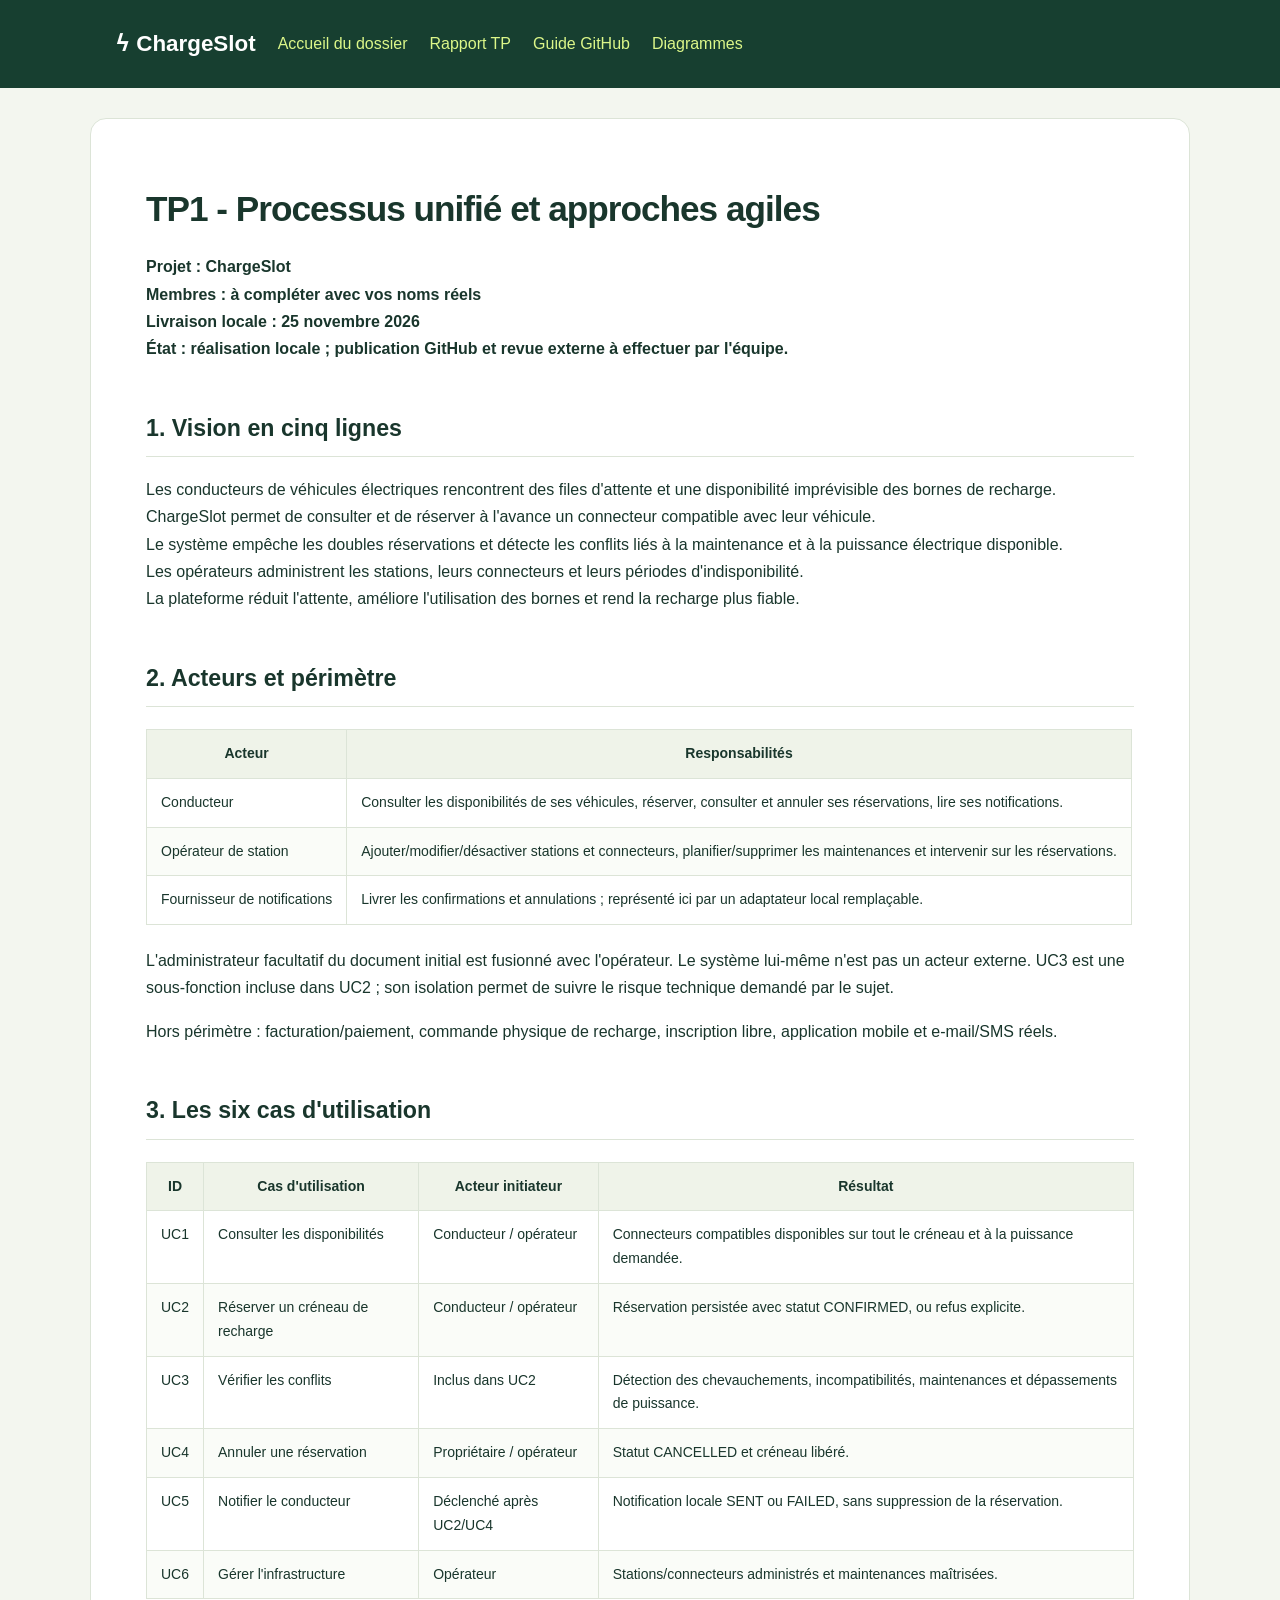
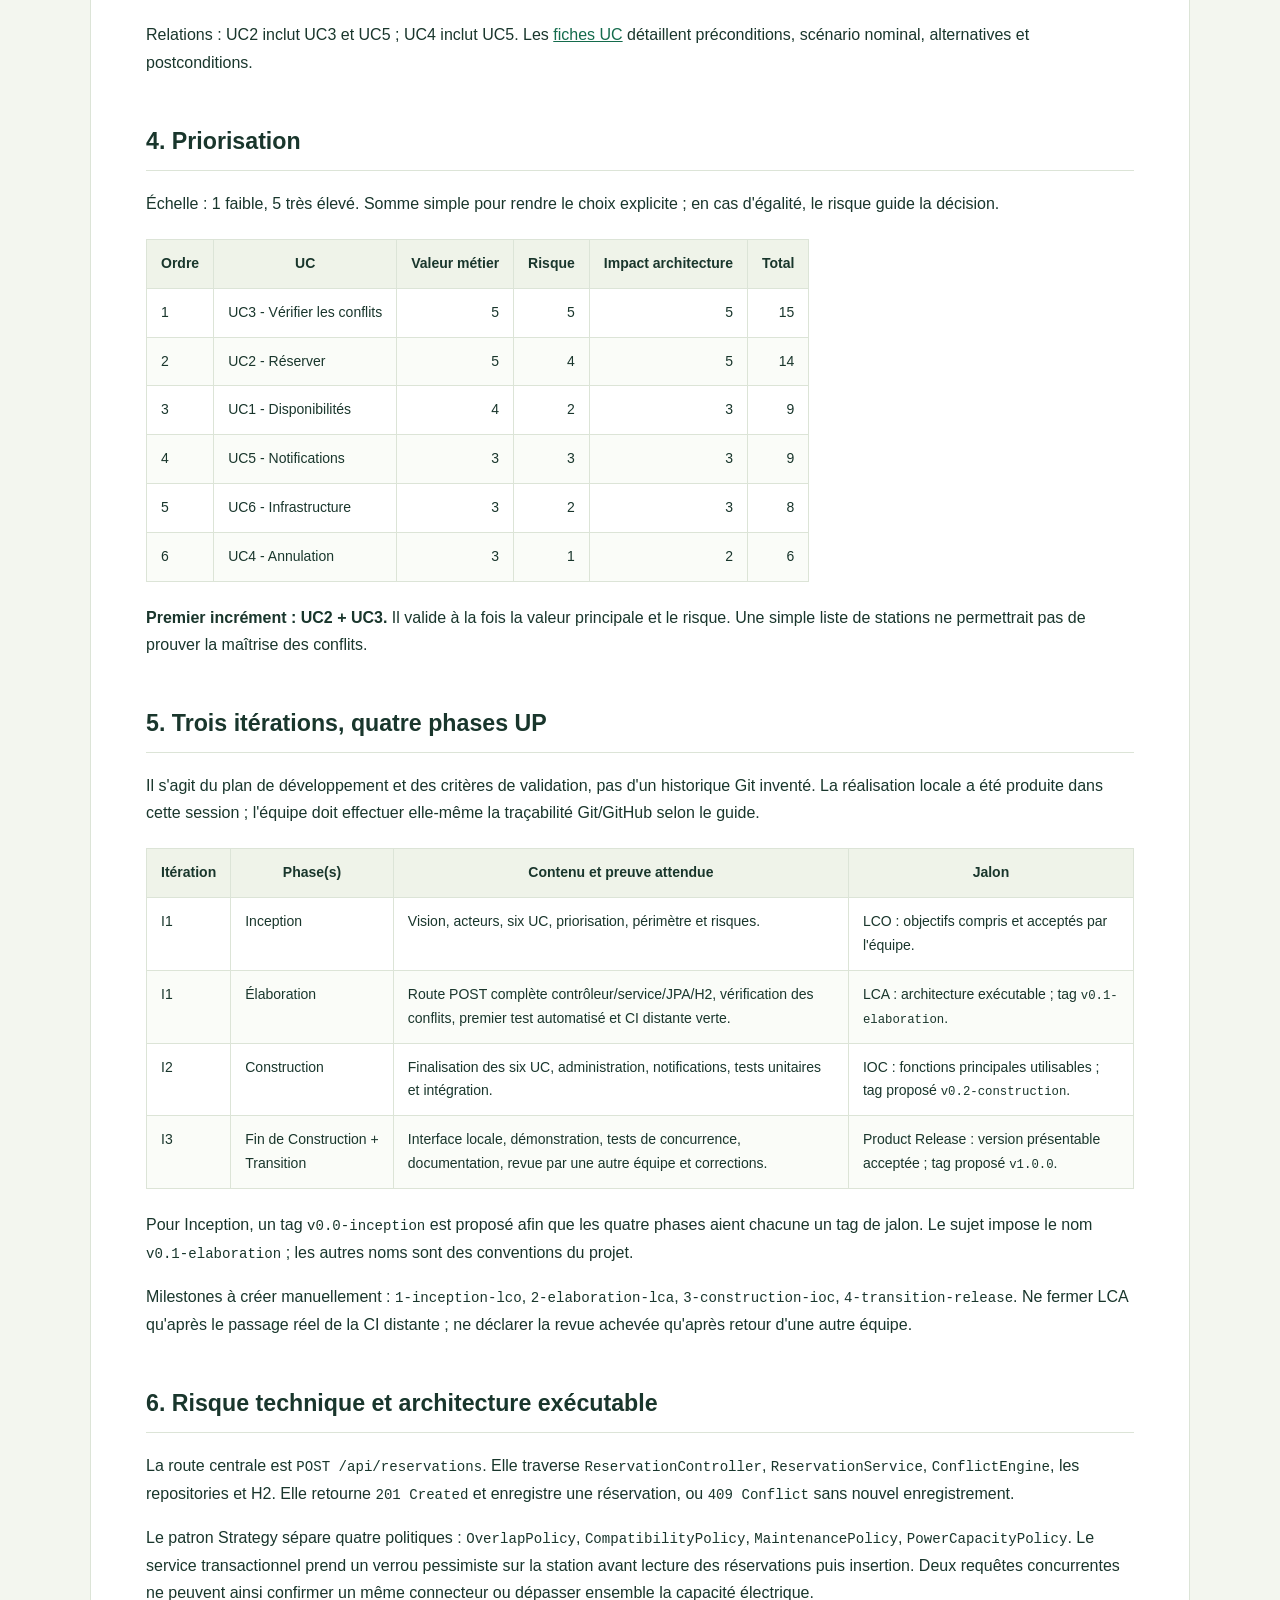
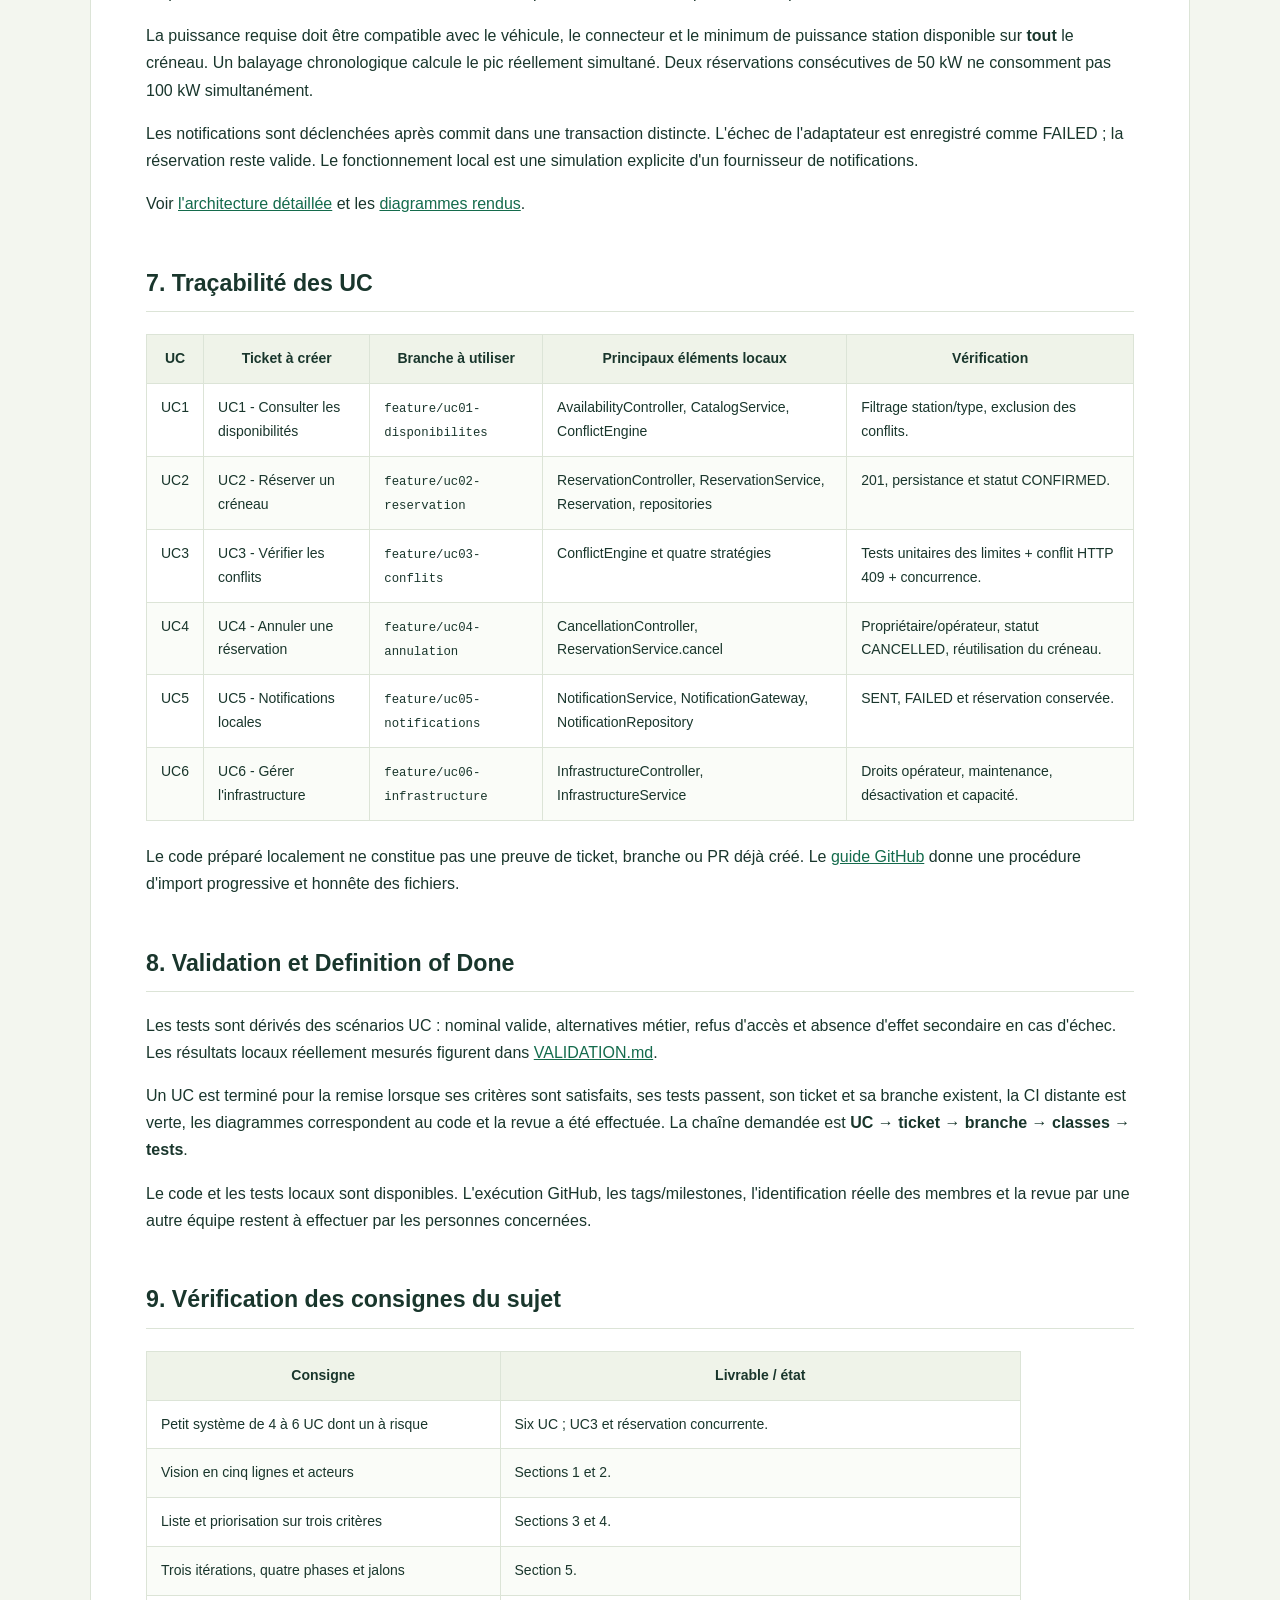
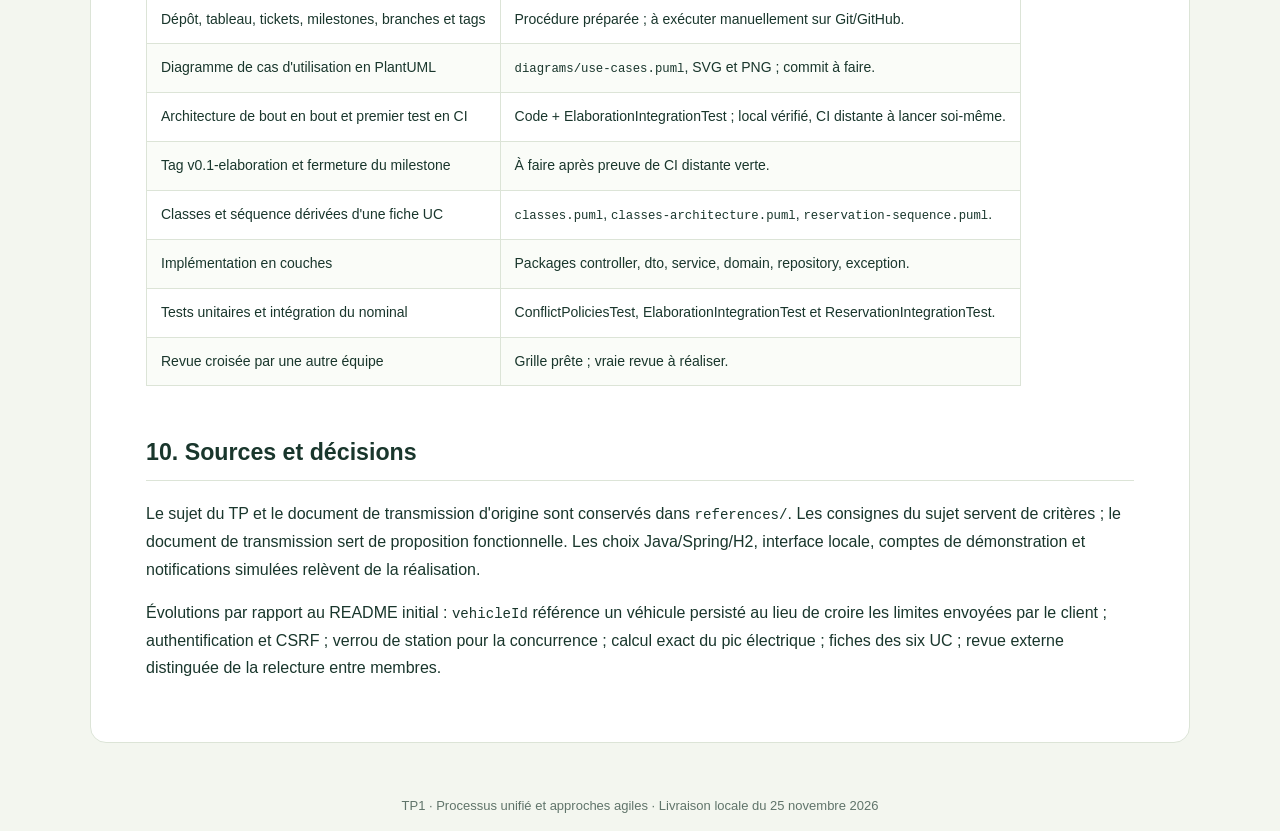
<file: docs/rapport-tp.html>
<!doctype html><html lang="fr"><head><meta charset="utf-8"><meta name="viewport" content="width=device-width,initial-scale=1"><title>TP1 - Processus unifié et approches agiles - ChargeSlot</title><style>
:root{color-scheme:light}*{box-sizing:border-box}body{margin:0;background:#f3f6ef;color:#19362c;font:16px/1.7 "Segoe UI",Arial,sans-serif}header{background:#173f30;color:white;padding:25px max(24px,calc((100vw - 1050px)/2));display:flex;gap:22px;align-items:center;flex-wrap:wrap}header strong{font-size:1.4rem}header a{color:#dcf789;text-decoration:none}main{max-width:1100px;background:white;margin:30px auto;padding:45px 55px;border:1px solid #dce4d7;border-radius:16px}h1{font-size:2.2rem;line-height:1.2;letter-spacing:-1px}h2{font-size:1.45rem;margin-top:2em;border-bottom:1px solid #dce4d7;padding-bottom:8px}h3{margin-top:1.6em}a{color:#146b4c}pre{padding:20px;background:#eff3e9;border-radius:10px;overflow:auto;font-size:13px;line-height:1.6}code{font-family:Consolas,monospace;font-size:.88em}table{border-collapse:collapse;display:block;overflow:auto;margin:22px 0;font-size:14px}th,td{padding:12px 14px;border:1px solid #dce4d7;vertical-align:top}th{background:#eff3e9}tr:nth-child(even){background:#fafcf8}blockquote{border-left:4px solid #b9da82;padding-left:20px;color:#5c7068}img{max-width:100%;height:auto}li{margin:6px 0}.subtitle{color:#60746a}.diagram{margin:25px 0 55px;border:1px solid #dce4d7;padding:20px;border-radius:12px}.diagram img{display:block;background:#fafcf8}footer{text-align:center;font-size:13px;color:#60746a;padding:22px}.links{display:flex;gap:15px;flex-wrap:wrap}@media(max-width:700px){main{margin:12px;padding:24px 20px}h1{font-size:1.8rem}}@media print{body{background:white;font-size:11pt}header,footer{display:none}main{border:0;margin:0;padding:0;max-width:none}h2{break-after:avoid}pre,table{break-inside:avoid}a{color:inherit}pre{white-space:pre-wrap}table{display:table;width:100%}}
</style></head><body><header><strong>ϟ ChargeSlot</strong><a href="../LIRE-MOI.html">Accueil du dossier</a><a href="../docs/rapport-tp.html">Rapport TP</a><a href="../docs/GITHUB-PAS-A-PAS.html">Guide GitHub</a><a href="../docs/diagrams/index.html">Diagrammes</a></header><main><h1>TP1 - Processus unifié et approches agiles</h1>
<p><strong>Projet : ChargeSlot</strong><br />
<strong>Membres : à compléter avec vos noms réels</strong><br />
<strong>Livraison locale : 25 novembre 2026</strong><br />
<strong>État : réalisation locale ; publication GitHub et revue externe à effectuer par l'équipe.</strong></p>
<h2>1. Vision en cinq lignes</h2>
<p>Les conducteurs de véhicules électriques rencontrent des files d'attente et une disponibilité imprévisible des bornes de recharge.<br />
ChargeSlot permet de consulter et de réserver à l'avance un connecteur compatible avec leur véhicule.<br />
Le système empêche les doubles réservations et détecte les conflits liés à la maintenance et à la puissance électrique disponible.<br />
Les opérateurs administrent les stations, leurs connecteurs et leurs périodes d'indisponibilité.<br />
La plateforme réduit l'attente, améliore l'utilisation des bornes et rend la recharge plus fiable.</p>
<h2>2. Acteurs et périmètre</h2>
<table>
<thead>
<tr>
  <th>Acteur</th>
  <th>Responsabilités</th>
</tr>
</thead>
<tbody>
<tr>
  <td>Conducteur</td>
  <td>Consulter les disponibilités de ses véhicules, réserver, consulter et annuler ses réservations, lire ses notifications.</td>
</tr>
<tr>
  <td>Opérateur de station</td>
  <td>Ajouter/modifier/désactiver stations et connecteurs, planifier/supprimer les maintenances et intervenir sur les réservations.</td>
</tr>
<tr>
  <td>Fournisseur de notifications</td>
  <td>Livrer les confirmations et annulations ; représenté ici par un adaptateur local remplaçable.</td>
</tr>
</tbody>
</table>
<p>L'administrateur facultatif du document initial est fusionné avec l'opérateur. Le système lui-même n'est pas un acteur externe. UC3 est une sous-fonction incluse dans UC2 ; son isolation permet de suivre le risque technique demandé par le sujet.</p>
<p>Hors périmètre : facturation/paiement, commande physique de recharge, inscription libre, application mobile et e-mail/SMS réels.</p>
<h2>3. Les six cas d'utilisation</h2>
<table>
<thead>
<tr>
  <th>ID</th>
  <th>Cas d'utilisation</th>
  <th>Acteur initiateur</th>
  <th>Résultat</th>
</tr>
</thead>
<tbody>
<tr>
  <td>UC1</td>
  <td>Consulter les disponibilités</td>
  <td>Conducteur / opérateur</td>
  <td>Connecteurs compatibles disponibles sur tout le créneau et à la puissance demandée.</td>
</tr>
<tr>
  <td>UC2</td>
  <td>Réserver un créneau de recharge</td>
  <td>Conducteur / opérateur</td>
  <td>Réservation persistée avec statut CONFIRMED, ou refus explicite.</td>
</tr>
<tr>
  <td>UC3</td>
  <td>Vérifier les conflits</td>
  <td>Inclus dans UC2</td>
  <td>Détection des chevauchements, incompatibilités, maintenances et dépassements de puissance.</td>
</tr>
<tr>
  <td>UC4</td>
  <td>Annuler une réservation</td>
  <td>Propriétaire / opérateur</td>
  <td>Statut CANCELLED et créneau libéré.</td>
</tr>
<tr>
  <td>UC5</td>
  <td>Notifier le conducteur</td>
  <td>Déclenché après UC2/UC4</td>
  <td>Notification locale SENT ou FAILED, sans suppression de la réservation.</td>
</tr>
<tr>
  <td>UC6</td>
  <td>Gérer l'infrastructure</td>
  <td>Opérateur</td>
  <td>Stations/connecteurs administrés et maintenances maîtrisées.</td>
</tr>
</tbody>
</table>
<p>Relations : UC2 inclut UC3 et UC5 ; UC4 inclut UC5. Les <a href="use-cases.html">fiches UC</a> détaillent préconditions, scénario nominal, alternatives et postconditions.</p>
<h2>4. Priorisation</h2>
<p>Échelle : 1 faible, 5 très élevé. Somme simple pour rendre le choix explicite ; en cas d'égalité, le risque guide la décision.</p>
<table>
<thead>
<tr>
  <th>Ordre</th>
  <th>UC</th>
  <th style="text-align:right">Valeur métier</th>
  <th style="text-align:right">Risque</th>
  <th style="text-align:right">Impact architecture</th>
  <th style="text-align:right">Total</th>
</tr>
</thead>
<tbody>
<tr>
  <td>1</td>
  <td>UC3 - Vérifier les conflits</td>
  <td style="text-align:right">5</td>
  <td style="text-align:right">5</td>
  <td style="text-align:right">5</td>
  <td style="text-align:right">15</td>
</tr>
<tr>
  <td>2</td>
  <td>UC2 - Réserver</td>
  <td style="text-align:right">5</td>
  <td style="text-align:right">4</td>
  <td style="text-align:right">5</td>
  <td style="text-align:right">14</td>
</tr>
<tr>
  <td>3</td>
  <td>UC1 - Disponibilités</td>
  <td style="text-align:right">4</td>
  <td style="text-align:right">2</td>
  <td style="text-align:right">3</td>
  <td style="text-align:right">9</td>
</tr>
<tr>
  <td>4</td>
  <td>UC5 - Notifications</td>
  <td style="text-align:right">3</td>
  <td style="text-align:right">3</td>
  <td style="text-align:right">3</td>
  <td style="text-align:right">9</td>
</tr>
<tr>
  <td>5</td>
  <td>UC6 - Infrastructure</td>
  <td style="text-align:right">3</td>
  <td style="text-align:right">2</td>
  <td style="text-align:right">3</td>
  <td style="text-align:right">8</td>
</tr>
<tr>
  <td>6</td>
  <td>UC4 - Annulation</td>
  <td style="text-align:right">3</td>
  <td style="text-align:right">1</td>
  <td style="text-align:right">2</td>
  <td style="text-align:right">6</td>
</tr>
</tbody>
</table>
<p><strong>Premier incrément : UC2 + UC3.</strong> Il valide à la fois la valeur principale et le risque. Une simple liste de stations ne permettrait pas de prouver la maîtrise des conflits.</p>
<h2>5. Trois itérations, quatre phases UP</h2>
<p>Il s'agit du plan de développement et des critères de validation, pas d'un historique Git inventé. La réalisation locale a été produite dans cette session ; l'équipe doit effectuer elle-même la traçabilité Git/GitHub selon le guide.</p>
<table>
<thead>
<tr>
  <th>Itération</th>
  <th>Phase(s)</th>
  <th>Contenu et preuve attendue</th>
  <th>Jalon</th>
</tr>
</thead>
<tbody>
<tr>
  <td>I1</td>
  <td>Inception</td>
  <td>Vision, acteurs, six UC, priorisation, périmètre et risques.</td>
  <td>LCO : objectifs compris et acceptés par l'équipe.</td>
</tr>
<tr>
  <td>I1</td>
  <td>Élaboration</td>
  <td>Route POST complète contrôleur/service/JPA/H2, vérification des conflits, premier test automatisé et CI distante verte.</td>
  <td>LCA : architecture exécutable ; tag <code>v0.1-elaboration</code>.</td>
</tr>
<tr>
  <td>I2</td>
  <td>Construction</td>
  <td>Finalisation des six UC, administration, notifications, tests unitaires et intégration.</td>
  <td>IOC : fonctions principales utilisables ; tag proposé <code>v0.2-construction</code>.</td>
</tr>
<tr>
  <td>I3</td>
  <td>Fin de Construction + Transition</td>
  <td>Interface locale, démonstration, tests de concurrence, documentation, revue par une autre équipe et corrections.</td>
  <td>Product Release : version présentable acceptée ; tag proposé <code>v1.0.0</code>.</td>
</tr>
</tbody>
</table>
<p>Pour Inception, un tag <code>v0.0-inception</code> est proposé afin que les quatre phases aient chacune un tag de jalon. Le sujet impose le nom <code>v0.1-elaboration</code> ; les autres noms sont des conventions du projet.</p>
<p>Milestones à créer manuellement : <code>1-inception-lco</code>, <code>2-elaboration-lca</code>, <code>3-construction-ioc</code>, <code>4-transition-release</code>. Ne fermer LCA qu'après le passage réel de la CI distante ; ne déclarer la revue achevée qu'après retour d'une autre équipe.</p>
<h2>6. Risque technique et architecture exécutable</h2>
<p>La route centrale est <code>POST /api/reservations</code>. Elle traverse <code>ReservationController</code>, <code>ReservationService</code>, <code>ConflictEngine</code>, les repositories et H2. Elle retourne <code>201 Created</code> et enregistre une réservation, ou <code>409 Conflict</code> sans nouvel enregistrement.</p>
<p>Le patron Strategy sépare quatre politiques : <code>OverlapPolicy</code>, <code>CompatibilityPolicy</code>, <code>MaintenancePolicy</code>, <code>PowerCapacityPolicy</code>. Le service transactionnel prend un verrou pessimiste sur la station avant lecture des réservations puis insertion. Deux requêtes concurrentes ne peuvent ainsi confirmer un même connecteur ou dépasser ensemble la capacité électrique.</p>
<p>La puissance requise doit être compatible avec le véhicule, le connecteur et le minimum de puissance station disponible sur <strong>tout</strong> le créneau. Un balayage chronologique calcule le pic réellement simultané. Deux réservations consécutives de 50 kW ne consomment pas 100 kW simultanément.</p>
<p>Les notifications sont déclenchées après commit dans une transaction distincte. L'échec de l'adaptateur est enregistré comme FAILED ; la réservation reste valide. Le fonctionnement local est une simulation explicite d'un fournisseur de notifications.</p>
<p>Voir <a href="architecture.html">l'architecture détaillée</a> et les <a href="diagrams/index.html">diagrammes rendus</a>.</p>
<h2>7. Traçabilité des UC</h2>
<table>
<thead>
<tr>
  <th>UC</th>
  <th>Ticket à créer</th>
  <th>Branche à utiliser</th>
  <th>Principaux éléments locaux</th>
  <th>Vérification</th>
</tr>
</thead>
<tbody>
<tr>
  <td>UC1</td>
  <td>UC1 - Consulter les disponibilités</td>
  <td><code>feature/uc01-disponibilites</code></td>
  <td>AvailabilityController, CatalogService, ConflictEngine</td>
  <td>Filtrage station/type, exclusion des conflits.</td>
</tr>
<tr>
  <td>UC2</td>
  <td>UC2 - Réserver un créneau</td>
  <td><code>feature/uc02-reservation</code></td>
  <td>ReservationController, ReservationService, Reservation, repositories</td>
  <td>201, persistance et statut CONFIRMED.</td>
</tr>
<tr>
  <td>UC3</td>
  <td>UC3 - Vérifier les conflits</td>
  <td><code>feature/uc03-conflits</code></td>
  <td>ConflictEngine et quatre stratégies</td>
  <td>Tests unitaires des limites + conflit HTTP 409 + concurrence.</td>
</tr>
<tr>
  <td>UC4</td>
  <td>UC4 - Annuler une réservation</td>
  <td><code>feature/uc04-annulation</code></td>
  <td>CancellationController, ReservationService.cancel</td>
  <td>Propriétaire/opérateur, statut CANCELLED, réutilisation du créneau.</td>
</tr>
<tr>
  <td>UC5</td>
  <td>UC5 - Notifications locales</td>
  <td><code>feature/uc05-notifications</code></td>
  <td>NotificationService, NotificationGateway, NotificationRepository</td>
  <td>SENT, FAILED et réservation conservée.</td>
</tr>
<tr>
  <td>UC6</td>
  <td>UC6 - Gérer l'infrastructure</td>
  <td><code>feature/uc06-infrastructure</code></td>
  <td>InfrastructureController, InfrastructureService</td>
  <td>Droits opérateur, maintenance, désactivation et capacité.</td>
</tr>
</tbody>
</table>
<p>Le code préparé localement ne constitue pas une preuve de ticket, branche ou PR déjà créé. Le <a href="GITHUB-PAS-A-PAS.html">guide GitHub</a> donne une procédure d'import progressive et honnête des fichiers.</p>
<h2>8. Validation et Definition of Done</h2>
<p>Les tests sont dérivés des scénarios UC : nominal valide, alternatives métier, refus d'accès et absence d'effet secondaire en cas d'échec. Les résultats locaux réellement mesurés figurent dans <a href="VALIDATION.html">VALIDATION.md</a>.</p>
<p>Un UC est terminé pour la remise lorsque ses critères sont satisfaits, ses tests passent, son ticket et sa branche existent, la CI distante est verte, les diagrammes correspondent au code et la revue a été effectuée. La chaîne demandée est <strong>UC → ticket → branche → classes → tests</strong>.</p>
<p>Le code et les tests locaux sont disponibles. L'exécution GitHub, les tags/milestones, l'identification réelle des membres et la revue par une autre équipe restent à effectuer par les personnes concernées.</p>
<h2>9. Vérification des consignes du sujet</h2>
<table>
<thead>
<tr>
  <th>Consigne</th>
  <th>Livrable / état</th>
</tr>
</thead>
<tbody>
<tr>
  <td>Petit système de 4 à 6 UC dont un à risque</td>
  <td>Six UC ; UC3 et réservation concurrente.</td>
</tr>
<tr>
  <td>Vision en cinq lignes et acteurs</td>
  <td>Sections 1 et 2.</td>
</tr>
<tr>
  <td>Liste et priorisation sur trois critères</td>
  <td>Sections 3 et 4.</td>
</tr>
<tr>
  <td>Trois itérations, quatre phases et jalons</td>
  <td>Section 5.</td>
</tr>
<tr>
  <td>Dépôt, tableau, tickets, milestones, branches et tags</td>
  <td>Procédure préparée ; à exécuter manuellement sur Git/GitHub.</td>
</tr>
<tr>
  <td>Diagramme de cas d'utilisation en PlantUML</td>
  <td><code>diagrams/use-cases.puml</code>, SVG et PNG ; commit à faire.</td>
</tr>
<tr>
  <td>Architecture de bout en bout et premier test en CI</td>
  <td>Code + ElaborationIntegrationTest ; local vérifié, CI distante à lancer soi-même.</td>
</tr>
<tr>
  <td>Tag v0.1-elaboration et fermeture du milestone</td>
  <td>À faire après preuve de CI distante verte.</td>
</tr>
<tr>
  <td>Classes et séquence dérivées d'une fiche UC</td>
  <td><code>classes.puml</code>, <code>classes-architecture.puml</code>, <code>reservation-sequence.puml</code>.</td>
</tr>
<tr>
  <td>Implémentation en couches</td>
  <td>Packages controller, dto, service, domain, repository, exception.</td>
</tr>
<tr>
  <td>Tests unitaires et intégration du nominal</td>
  <td>ConflictPoliciesTest, ElaborationIntegrationTest et ReservationIntegrationTest.</td>
</tr>
<tr>
  <td>Revue croisée par une autre équipe</td>
  <td>Grille prête ; vraie revue à réaliser.</td>
</tr>
</tbody>
</table>
<h2>10. Sources et décisions</h2>
<p>Le sujet du TP et le document de transmission d'origine sont conservés dans <code>references/</code>. Les consignes du sujet servent de critères ; le document de transmission sert de proposition fonctionnelle. Les choix Java/Spring/H2, interface locale, comptes de démonstration et notifications simulées relèvent de la réalisation.</p>
<p>Évolutions par rapport au README initial : <code>vehicleId</code> référence un véhicule persisté au lieu de croire les limites envoyées par le client ; authentification et CSRF ; verrou de station pour la concurrence ; calcul exact du pic électrique ; fiches des six UC ; revue externe distinguée de la relecture entre membres.</p>
</main><footer>TP1 · Processus unifié et approches agiles · Livraison locale du 25 novembre 2026</footer></body></html>
</file>
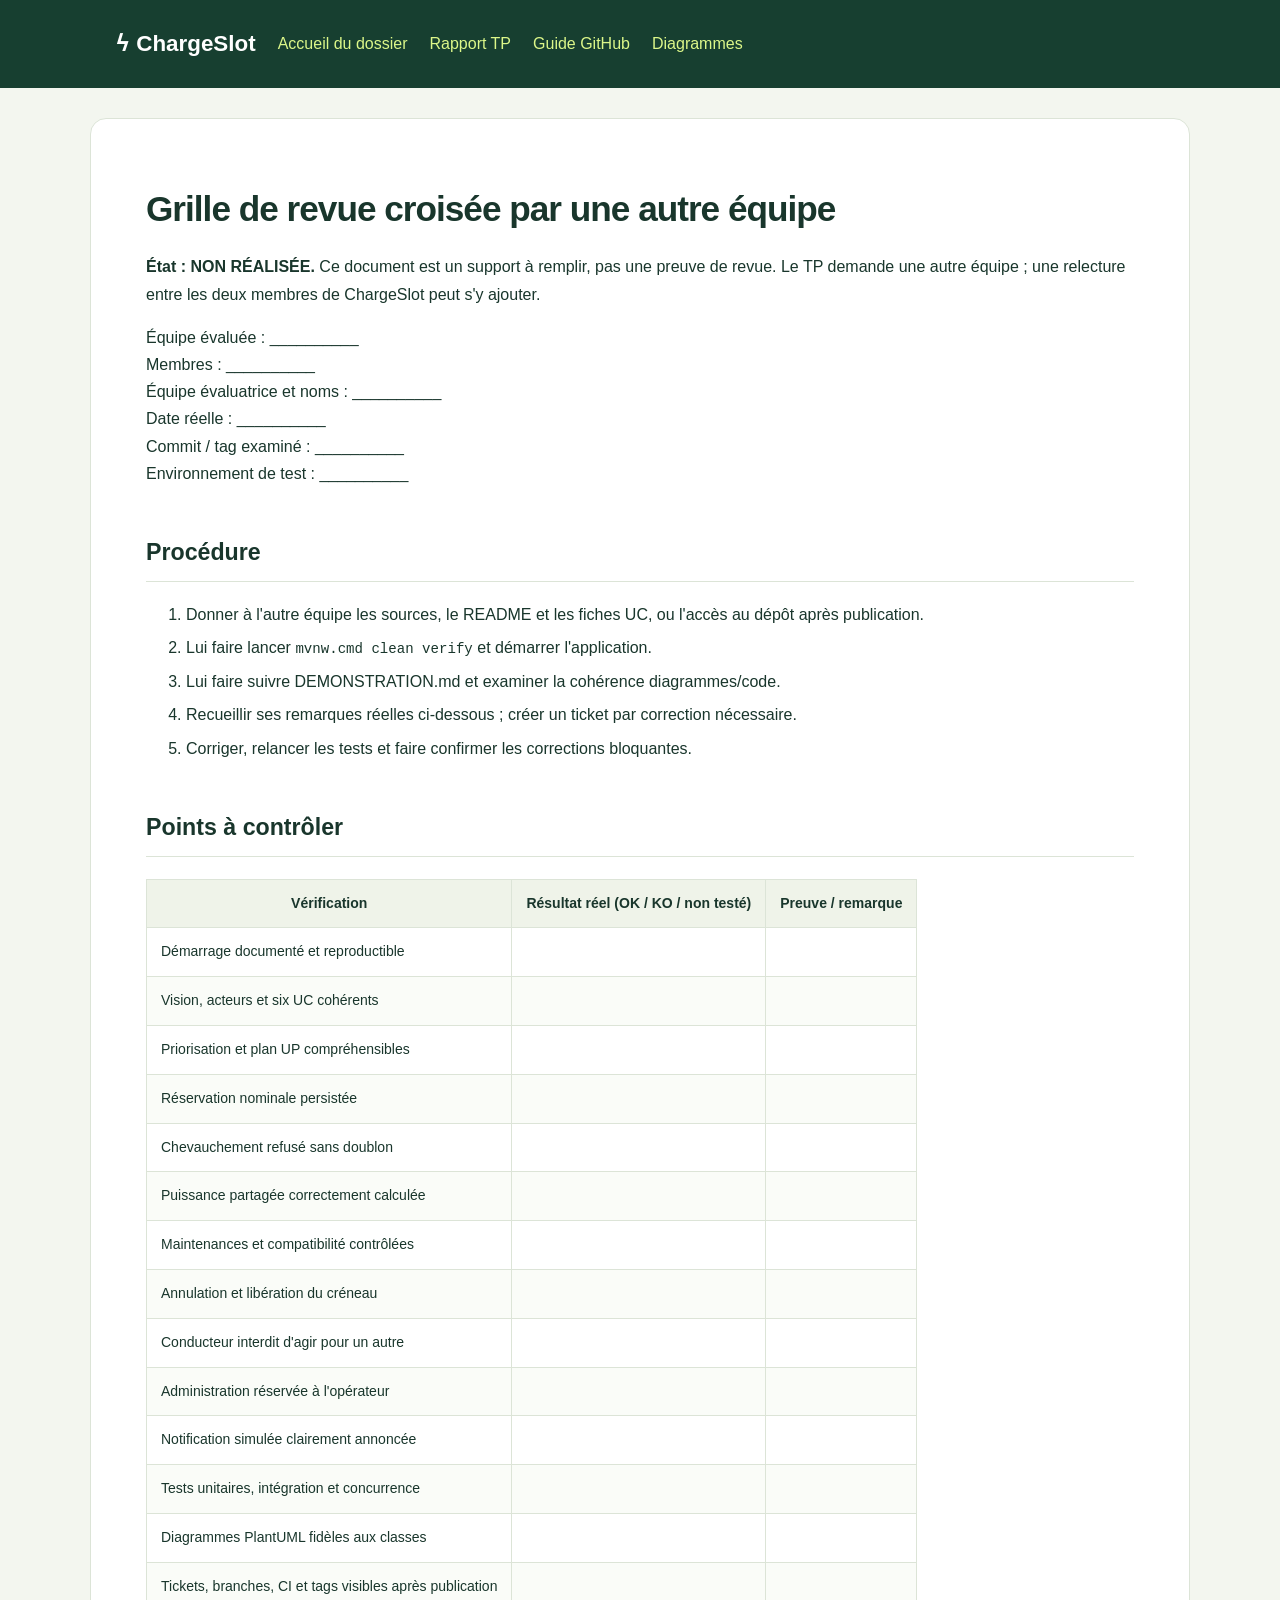
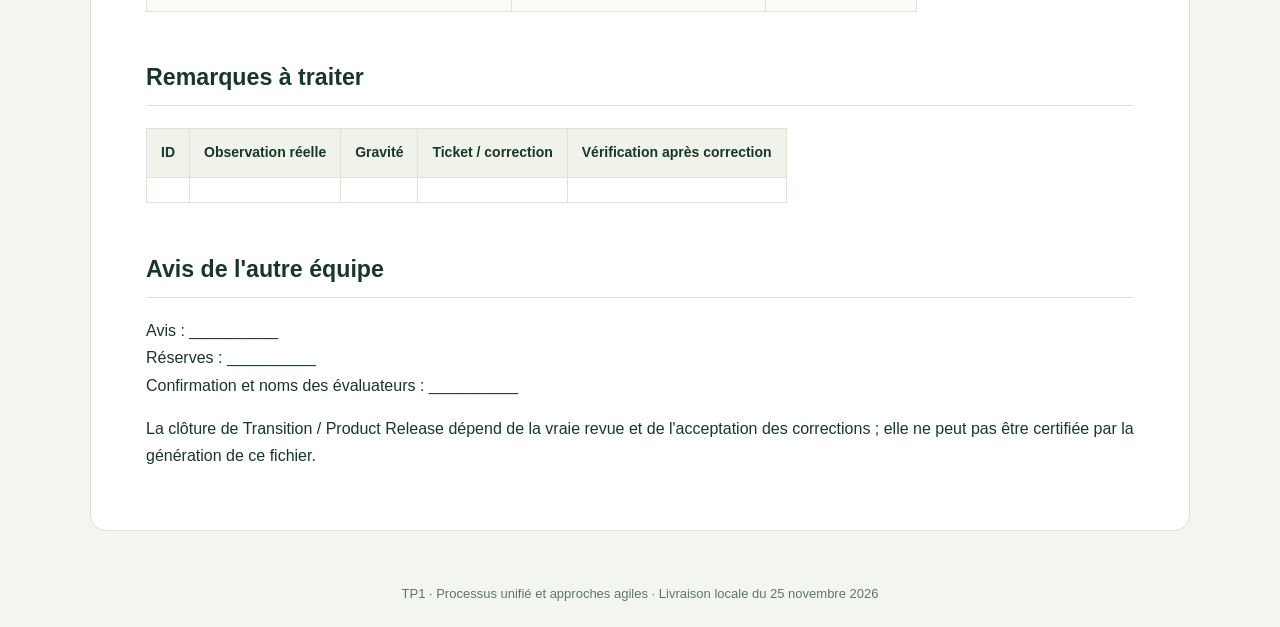
<file: docs/REVUE-CROISEE.html>
<!doctype html><html lang="fr"><head><meta charset="utf-8"><meta name="viewport" content="width=device-width,initial-scale=1"><title>Grille de revue croisée par une autre équipe - ChargeSlot</title><style>
:root{color-scheme:light}*{box-sizing:border-box}body{margin:0;background:#f3f6ef;color:#19362c;font:16px/1.7 "Segoe UI",Arial,sans-serif}header{background:#173f30;color:white;padding:25px max(24px,calc((100vw - 1050px)/2));display:flex;gap:22px;align-items:center;flex-wrap:wrap}header strong{font-size:1.4rem}header a{color:#dcf789;text-decoration:none}main{max-width:1100px;background:white;margin:30px auto;padding:45px 55px;border:1px solid #dce4d7;border-radius:16px}h1{font-size:2.2rem;line-height:1.2;letter-spacing:-1px}h2{font-size:1.45rem;margin-top:2em;border-bottom:1px solid #dce4d7;padding-bottom:8px}h3{margin-top:1.6em}a{color:#146b4c}pre{padding:20px;background:#eff3e9;border-radius:10px;overflow:auto;font-size:13px;line-height:1.6}code{font-family:Consolas,monospace;font-size:.88em}table{border-collapse:collapse;display:block;overflow:auto;margin:22px 0;font-size:14px}th,td{padding:12px 14px;border:1px solid #dce4d7;vertical-align:top}th{background:#eff3e9}tr:nth-child(even){background:#fafcf8}blockquote{border-left:4px solid #b9da82;padding-left:20px;color:#5c7068}img{max-width:100%;height:auto}li{margin:6px 0}.subtitle{color:#60746a}.diagram{margin:25px 0 55px;border:1px solid #dce4d7;padding:20px;border-radius:12px}.diagram img{display:block;background:#fafcf8}footer{text-align:center;font-size:13px;color:#60746a;padding:22px}.links{display:flex;gap:15px;flex-wrap:wrap}@media(max-width:700px){main{margin:12px;padding:24px 20px}h1{font-size:1.8rem}}@media print{body{background:white;font-size:11pt}header,footer{display:none}main{border:0;margin:0;padding:0;max-width:none}h2{break-after:avoid}pre,table{break-inside:avoid}a{color:inherit}pre{white-space:pre-wrap}table{display:table;width:100%}}
</style></head><body><header><strong>ϟ ChargeSlot</strong><a href="../LIRE-MOI.html">Accueil du dossier</a><a href="../docs/rapport-tp.html">Rapport TP</a><a href="../docs/GITHUB-PAS-A-PAS.html">Guide GitHub</a><a href="../docs/diagrams/index.html">Diagrammes</a></header><main><h1>Grille de revue croisée par une autre équipe</h1>
<p><strong>État : NON RÉALISÉE.</strong> Ce document est un support à remplir, pas une preuve de revue. Le TP demande une autre équipe ; une relecture entre les deux membres de ChargeSlot peut s'y ajouter.</p>
<p>Équipe évaluée : __________<br />
Membres : __________<br />
Équipe évaluatrice et noms : __________<br />
Date réelle : __________<br />
Commit / tag examiné : __________<br />
Environnement de test : __________</p>
<h2>Procédure</h2>
<ol>
<li>Donner à l'autre équipe les sources, le README et les fiches UC, ou l'accès au dépôt après publication.</li>
<li>Lui faire lancer <code>mvnw.cmd clean verify</code> et démarrer l'application.</li>
<li>Lui faire suivre DEMONSTRATION.md et examiner la cohérence diagrammes/code.</li>
<li>Recueillir ses remarques réelles ci-dessous ; créer un ticket par correction nécessaire.</li>
<li>Corriger, relancer les tests et faire confirmer les corrections bloquantes.</li>
</ol>
<h2>Points à contrôler</h2>
<table>
<thead>
<tr>
  <th>Vérification</th>
  <th>Résultat réel (OK / KO / non testé)</th>
  <th>Preuve / remarque</th>
</tr>
</thead>
<tbody>
<tr>
  <td>Démarrage documenté et reproductible</td>
  <td></td>
  <td></td>
</tr>
<tr>
  <td>Vision, acteurs et six UC cohérents</td>
  <td></td>
  <td></td>
</tr>
<tr>
  <td>Priorisation et plan UP compréhensibles</td>
  <td></td>
  <td></td>
</tr>
<tr>
  <td>Réservation nominale persistée</td>
  <td></td>
  <td></td>
</tr>
<tr>
  <td>Chevauchement refusé sans doublon</td>
  <td></td>
  <td></td>
</tr>
<tr>
  <td>Puissance partagée correctement calculée</td>
  <td></td>
  <td></td>
</tr>
<tr>
  <td>Maintenances et compatibilité contrôlées</td>
  <td></td>
  <td></td>
</tr>
<tr>
  <td>Annulation et libération du créneau</td>
  <td></td>
  <td></td>
</tr>
<tr>
  <td>Conducteur interdit d'agir pour un autre</td>
  <td></td>
  <td></td>
</tr>
<tr>
  <td>Administration réservée à l'opérateur</td>
  <td></td>
  <td></td>
</tr>
<tr>
  <td>Notification simulée clairement annoncée</td>
  <td></td>
  <td></td>
</tr>
<tr>
  <td>Tests unitaires, intégration et concurrence</td>
  <td></td>
  <td></td>
</tr>
<tr>
  <td>Diagrammes PlantUML fidèles aux classes</td>
  <td></td>
  <td></td>
</tr>
<tr>
  <td>Tickets, branches, CI et tags visibles après publication</td>
  <td></td>
  <td></td>
</tr>
</tbody>
</table>
<h2>Remarques à traiter</h2>
<table>
<thead>
<tr>
  <th>ID</th>
  <th>Observation réelle</th>
  <th>Gravité</th>
  <th>Ticket / correction</th>
  <th>Vérification après correction</th>
</tr>
</thead>
<tbody>
<tr>
  <td></td>
  <td></td>
  <td></td>
  <td></td>
  <td></td>
</tr>
</tbody>
</table>
<h2>Avis de l'autre équipe</h2>
<p>Avis : __________<br />
Réserves : __________<br />
Confirmation et noms des évaluateurs : __________</p>
<p>La clôture de Transition / Product Release dépend de la vraie revue et de l'acceptation des corrections ; elle ne peut pas être certifiée par la génération de ce fichier.</p>
</main><footer>TP1 · Processus unifié et approches agiles · Livraison locale du 25 novembre 2026</footer></body></html>
</file>
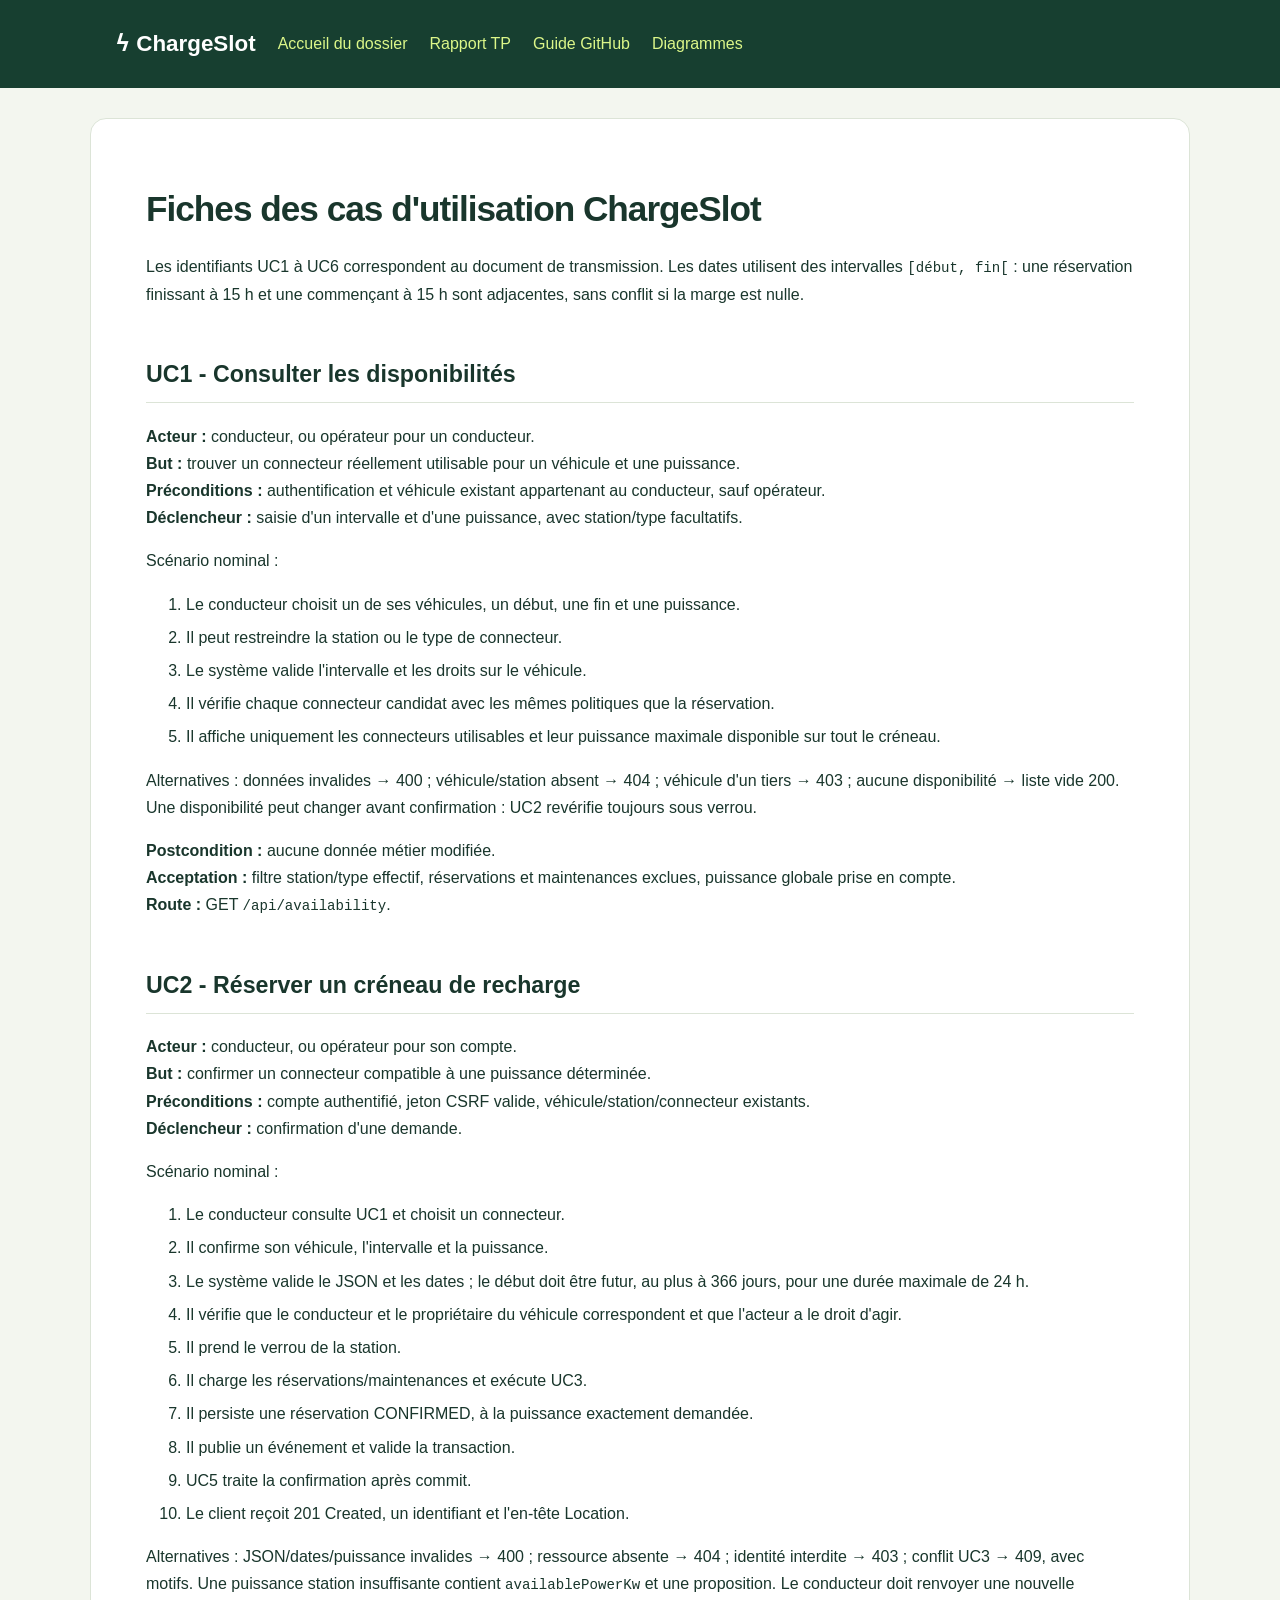
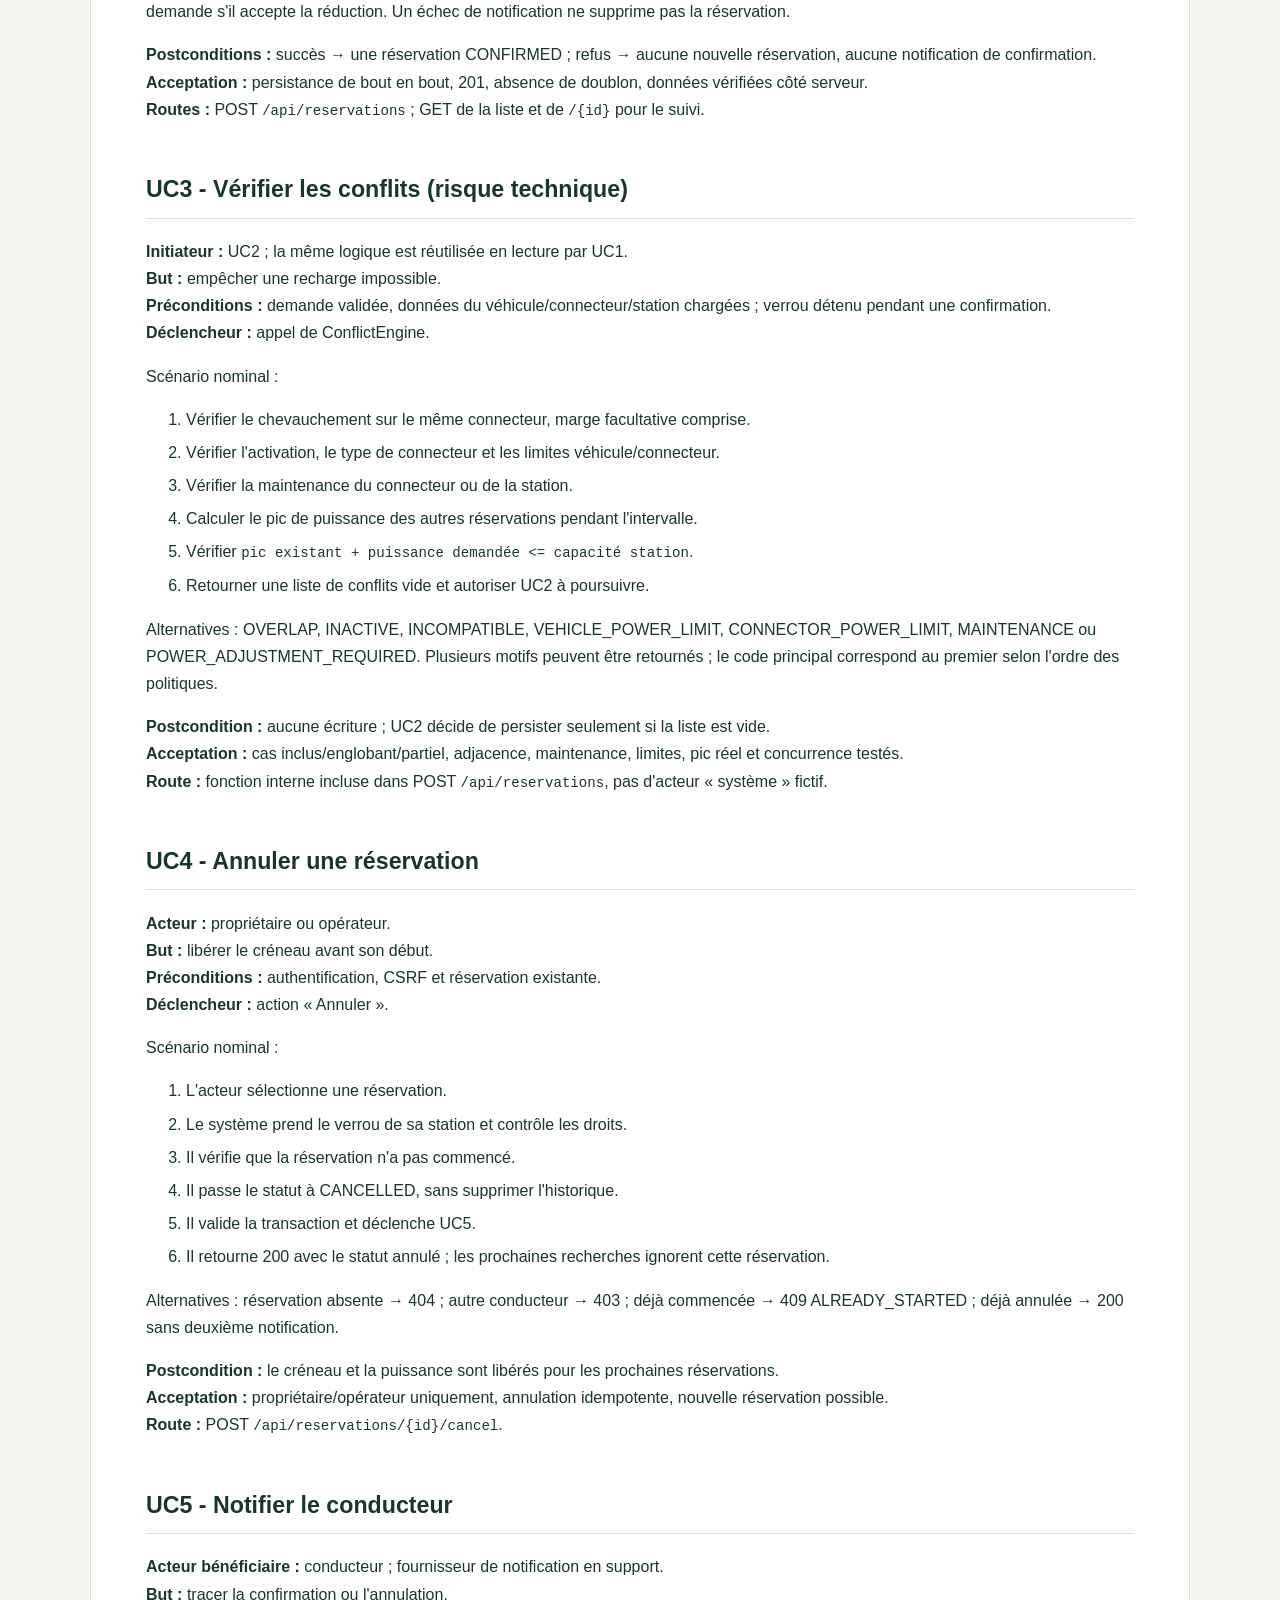
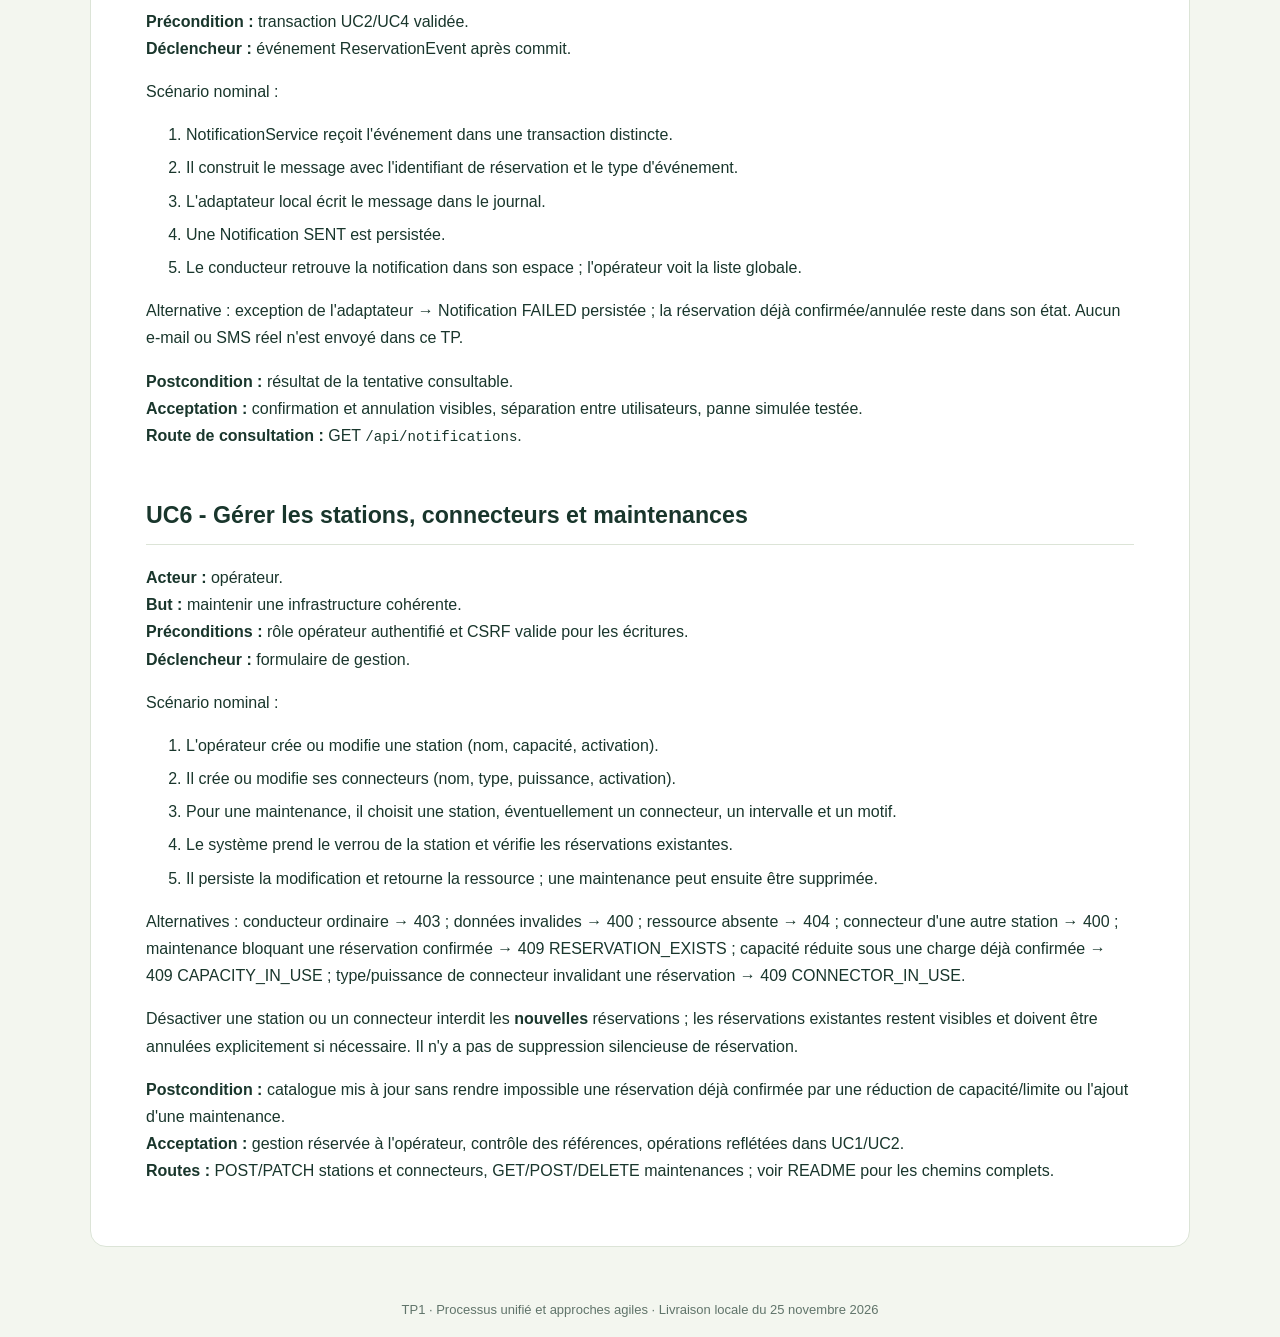
<file: docs/use-cases.html>
<!doctype html><html lang="fr"><head><meta charset="utf-8"><meta name="viewport" content="width=device-width,initial-scale=1"><title>Fiches des cas d&#x27;utilisation ChargeSlot - ChargeSlot</title><style>
:root{color-scheme:light}*{box-sizing:border-box}body{margin:0;background:#f3f6ef;color:#19362c;font:16px/1.7 "Segoe UI",Arial,sans-serif}header{background:#173f30;color:white;padding:25px max(24px,calc((100vw - 1050px)/2));display:flex;gap:22px;align-items:center;flex-wrap:wrap}header strong{font-size:1.4rem}header a{color:#dcf789;text-decoration:none}main{max-width:1100px;background:white;margin:30px auto;padding:45px 55px;border:1px solid #dce4d7;border-radius:16px}h1{font-size:2.2rem;line-height:1.2;letter-spacing:-1px}h2{font-size:1.45rem;margin-top:2em;border-bottom:1px solid #dce4d7;padding-bottom:8px}h3{margin-top:1.6em}a{color:#146b4c}pre{padding:20px;background:#eff3e9;border-radius:10px;overflow:auto;font-size:13px;line-height:1.6}code{font-family:Consolas,monospace;font-size:.88em}table{border-collapse:collapse;display:block;overflow:auto;margin:22px 0;font-size:14px}th,td{padding:12px 14px;border:1px solid #dce4d7;vertical-align:top}th{background:#eff3e9}tr:nth-child(even){background:#fafcf8}blockquote{border-left:4px solid #b9da82;padding-left:20px;color:#5c7068}img{max-width:100%;height:auto}li{margin:6px 0}.subtitle{color:#60746a}.diagram{margin:25px 0 55px;border:1px solid #dce4d7;padding:20px;border-radius:12px}.diagram img{display:block;background:#fafcf8}footer{text-align:center;font-size:13px;color:#60746a;padding:22px}.links{display:flex;gap:15px;flex-wrap:wrap}@media(max-width:700px){main{margin:12px;padding:24px 20px}h1{font-size:1.8rem}}@media print{body{background:white;font-size:11pt}header,footer{display:none}main{border:0;margin:0;padding:0;max-width:none}h2{break-after:avoid}pre,table{break-inside:avoid}a{color:inherit}pre{white-space:pre-wrap}table{display:table;width:100%}}
</style></head><body><header><strong>ϟ ChargeSlot</strong><a href="../LIRE-MOI.html">Accueil du dossier</a><a href="../docs/rapport-tp.html">Rapport TP</a><a href="../docs/GITHUB-PAS-A-PAS.html">Guide GitHub</a><a href="../docs/diagrams/index.html">Diagrammes</a></header><main><h1>Fiches des cas d'utilisation ChargeSlot</h1>
<p>Les identifiants UC1 à UC6 correspondent au document de transmission. Les dates utilisent des intervalles <code>[début, fin[</code> : une réservation finissant à 15 h et une commençant à 15 h sont adjacentes, sans conflit si la marge est nulle.</p>
<h2>UC1 - Consulter les disponibilités</h2>
<p><strong>Acteur :</strong> conducteur, ou opérateur pour un conducteur.<br />
<strong>But :</strong> trouver un connecteur réellement utilisable pour un véhicule et une puissance.<br />
<strong>Préconditions :</strong> authentification et véhicule existant appartenant au conducteur, sauf opérateur.<br />
<strong>Déclencheur :</strong> saisie d'un intervalle et d'une puissance, avec station/type facultatifs.</p>
<p>Scénario nominal :</p>
<ol>
<li>Le conducteur choisit un de ses véhicules, un début, une fin et une puissance.</li>
<li>Il peut restreindre la station ou le type de connecteur.</li>
<li>Le système valide l'intervalle et les droits sur le véhicule.</li>
<li>Il vérifie chaque connecteur candidat avec les mêmes politiques que la réservation.</li>
<li>Il affiche uniquement les connecteurs utilisables et leur puissance maximale disponible sur tout le créneau.</li>
</ol>
<p>Alternatives : données invalides → 400 ; véhicule/station absent → 404 ; véhicule d'un tiers → 403 ; aucune disponibilité → liste vide 200. Une disponibilité peut changer avant confirmation : UC2 revérifie toujours sous verrou.</p>
<p><strong>Postcondition :</strong> aucune donnée métier modifiée.<br />
<strong>Acceptation :</strong> filtre station/type effectif, réservations et maintenances exclues, puissance globale prise en compte.<br />
<strong>Route :</strong> GET <code>/api/availability</code>.</p>
<h2>UC2 - Réserver un créneau de recharge</h2>
<p><strong>Acteur :</strong> conducteur, ou opérateur pour son compte.<br />
<strong>But :</strong> confirmer un connecteur compatible à une puissance déterminée.<br />
<strong>Préconditions :</strong> compte authentifié, jeton CSRF valide, véhicule/station/connecteur existants.<br />
<strong>Déclencheur :</strong> confirmation d'une demande.</p>
<p>Scénario nominal :</p>
<ol>
<li>Le conducteur consulte UC1 et choisit un connecteur.</li>
<li>Il confirme son véhicule, l'intervalle et la puissance.</li>
<li>Le système valide le JSON et les dates ; le début doit être futur, au plus à 366 jours, pour une durée maximale de 24 h.</li>
<li>Il vérifie que le conducteur et le propriétaire du véhicule correspondent et que l'acteur a le droit d'agir.</li>
<li>Il prend le verrou de la station.</li>
<li>Il charge les réservations/maintenances et exécute UC3.</li>
<li>Il persiste une réservation CONFIRMED, à la puissance exactement demandée.</li>
<li>Il publie un événement et valide la transaction.</li>
<li>UC5 traite la confirmation après commit.</li>
<li>Le client reçoit 201 Created, un identifiant et l'en-tête Location.</li>
</ol>
<p>Alternatives : JSON/dates/puissance invalides → 400 ; ressource absente → 404 ; identité interdite → 403 ; conflit UC3 → 409, avec motifs. Une puissance station insuffisante contient <code>availablePowerKw</code> et une proposition. Le conducteur doit renvoyer une nouvelle demande s'il accepte la réduction. Un échec de notification ne supprime pas la réservation.</p>
<p><strong>Postconditions :</strong> succès → une réservation CONFIRMED ; refus → aucune nouvelle réservation, aucune notification de confirmation.<br />
<strong>Acceptation :</strong> persistance de bout en bout, 201, absence de doublon, données vérifiées côté serveur.<br />
<strong>Routes :</strong> POST <code>/api/reservations</code> ; GET de la liste et de <code>/{id}</code> pour le suivi.</p>
<h2>UC3 - Vérifier les conflits (risque technique)</h2>
<p><strong>Initiateur :</strong> UC2 ; la même logique est réutilisée en lecture par UC1.<br />
<strong>But :</strong> empêcher une recharge impossible.<br />
<strong>Préconditions :</strong> demande validée, données du véhicule/connecteur/station chargées ; verrou détenu pendant une confirmation.<br />
<strong>Déclencheur :</strong> appel de ConflictEngine.</p>
<p>Scénario nominal :</p>
<ol>
<li>Vérifier le chevauchement sur le même connecteur, marge facultative comprise.</li>
<li>Vérifier l'activation, le type de connecteur et les limites véhicule/connecteur.</li>
<li>Vérifier la maintenance du connecteur ou de la station.</li>
<li>Calculer le pic de puissance des autres réservations pendant l'intervalle.</li>
<li>Vérifier <code>pic existant + puissance demandée &lt;= capacité station</code>.</li>
<li>Retourner une liste de conflits vide et autoriser UC2 à poursuivre.</li>
</ol>
<p>Alternatives : OVERLAP, INACTIVE, INCOMPATIBLE, VEHICLE_POWER_LIMIT, CONNECTOR_POWER_LIMIT, MAINTENANCE ou POWER_ADJUSTMENT_REQUIRED. Plusieurs motifs peuvent être retournés ; le code principal correspond au premier selon l'ordre des politiques.</p>
<p><strong>Postcondition :</strong> aucune écriture ; UC2 décide de persister seulement si la liste est vide.<br />
<strong>Acceptation :</strong> cas inclus/englobant/partiel, adjacence, maintenance, limites, pic réel et concurrence testés.<br />
<strong>Route :</strong> fonction interne incluse dans POST <code>/api/reservations</code>, pas d'acteur « système » fictif.</p>
<h2>UC4 - Annuler une réservation</h2>
<p><strong>Acteur :</strong> propriétaire ou opérateur.<br />
<strong>But :</strong> libérer le créneau avant son début.<br />
<strong>Préconditions :</strong> authentification, CSRF et réservation existante.<br />
<strong>Déclencheur :</strong> action « Annuler ».</p>
<p>Scénario nominal :</p>
<ol>
<li>L'acteur sélectionne une réservation.</li>
<li>Le système prend le verrou de sa station et contrôle les droits.</li>
<li>Il vérifie que la réservation n'a pas commencé.</li>
<li>Il passe le statut à CANCELLED, sans supprimer l'historique.</li>
<li>Il valide la transaction et déclenche UC5.</li>
<li>Il retourne 200 avec le statut annulé ; les prochaines recherches ignorent cette réservation.</li>
</ol>
<p>Alternatives : réservation absente → 404 ; autre conducteur → 403 ; déjà commencée → 409 ALREADY_STARTED ; déjà annulée → 200 sans deuxième notification.</p>
<p><strong>Postcondition :</strong> le créneau et la puissance sont libérés pour les prochaines réservations.<br />
<strong>Acceptation :</strong> propriétaire/opérateur uniquement, annulation idempotente, nouvelle réservation possible.<br />
<strong>Route :</strong> POST <code>/api/reservations/{id}/cancel</code>.</p>
<h2>UC5 - Notifier le conducteur</h2>
<p><strong>Acteur bénéficiaire :</strong> conducteur ; fournisseur de notification en support.<br />
<strong>But :</strong> tracer la confirmation ou l'annulation.<br />
<strong>Précondition :</strong> transaction UC2/UC4 validée.<br />
<strong>Déclencheur :</strong> événement ReservationEvent après commit.</p>
<p>Scénario nominal :</p>
<ol>
<li>NotificationService reçoit l'événement dans une transaction distincte.</li>
<li>Il construit le message avec l'identifiant de réservation et le type d'événement.</li>
<li>L'adaptateur local écrit le message dans le journal.</li>
<li>Une Notification SENT est persistée.</li>
<li>Le conducteur retrouve la notification dans son espace ; l'opérateur voit la liste globale.</li>
</ol>
<p>Alternative : exception de l'adaptateur → Notification FAILED persistée ; la réservation déjà confirmée/annulée reste dans son état. Aucun e-mail ou SMS réel n'est envoyé dans ce TP.</p>
<p><strong>Postcondition :</strong> résultat de la tentative consultable.<br />
<strong>Acceptation :</strong> confirmation et annulation visibles, séparation entre utilisateurs, panne simulée testée.<br />
<strong>Route de consultation :</strong> GET <code>/api/notifications</code>.</p>
<h2>UC6 - Gérer les stations, connecteurs et maintenances</h2>
<p><strong>Acteur :</strong> opérateur.<br />
<strong>But :</strong> maintenir une infrastructure cohérente.<br />
<strong>Préconditions :</strong> rôle opérateur authentifié et CSRF valide pour les écritures.<br />
<strong>Déclencheur :</strong> formulaire de gestion.</p>
<p>Scénario nominal :</p>
<ol>
<li>L'opérateur crée ou modifie une station (nom, capacité, activation).</li>
<li>Il crée ou modifie ses connecteurs (nom, type, puissance, activation).</li>
<li>Pour une maintenance, il choisit une station, éventuellement un connecteur, un intervalle et un motif.</li>
<li>Le système prend le verrou de la station et vérifie les réservations existantes.</li>
<li>Il persiste la modification et retourne la ressource ; une maintenance peut ensuite être supprimée.</li>
</ol>
<p>Alternatives : conducteur ordinaire → 403 ; données invalides → 400 ; ressource absente → 404 ; connecteur d'une autre station → 400 ; maintenance bloquant une réservation confirmée → 409 RESERVATION_EXISTS ; capacité réduite sous une charge déjà confirmée → 409 CAPACITY_IN_USE ; type/puissance de connecteur invalidant une réservation → 409 CONNECTOR_IN_USE.</p>
<p>Désactiver une station ou un connecteur interdit les <strong>nouvelles</strong> réservations ; les réservations existantes restent visibles et doivent être annulées explicitement si nécessaire. Il n'y a pas de suppression silencieuse de réservation.</p>
<p><strong>Postcondition :</strong> catalogue mis à jour sans rendre impossible une réservation déjà confirmée par une réduction de capacité/limite ou l'ajout d'une maintenance.<br />
<strong>Acceptation :</strong> gestion réservée à l'opérateur, contrôle des références, opérations reflétées dans UC1/UC2.<br />
<strong>Routes :</strong> POST/PATCH stations et connecteurs, GET/POST/DELETE maintenances ; voir README pour les chemins complets.</p>
</main><footer>TP1 · Processus unifié et approches agiles · Livraison locale du 25 novembre 2026</footer></body></html>
</file>
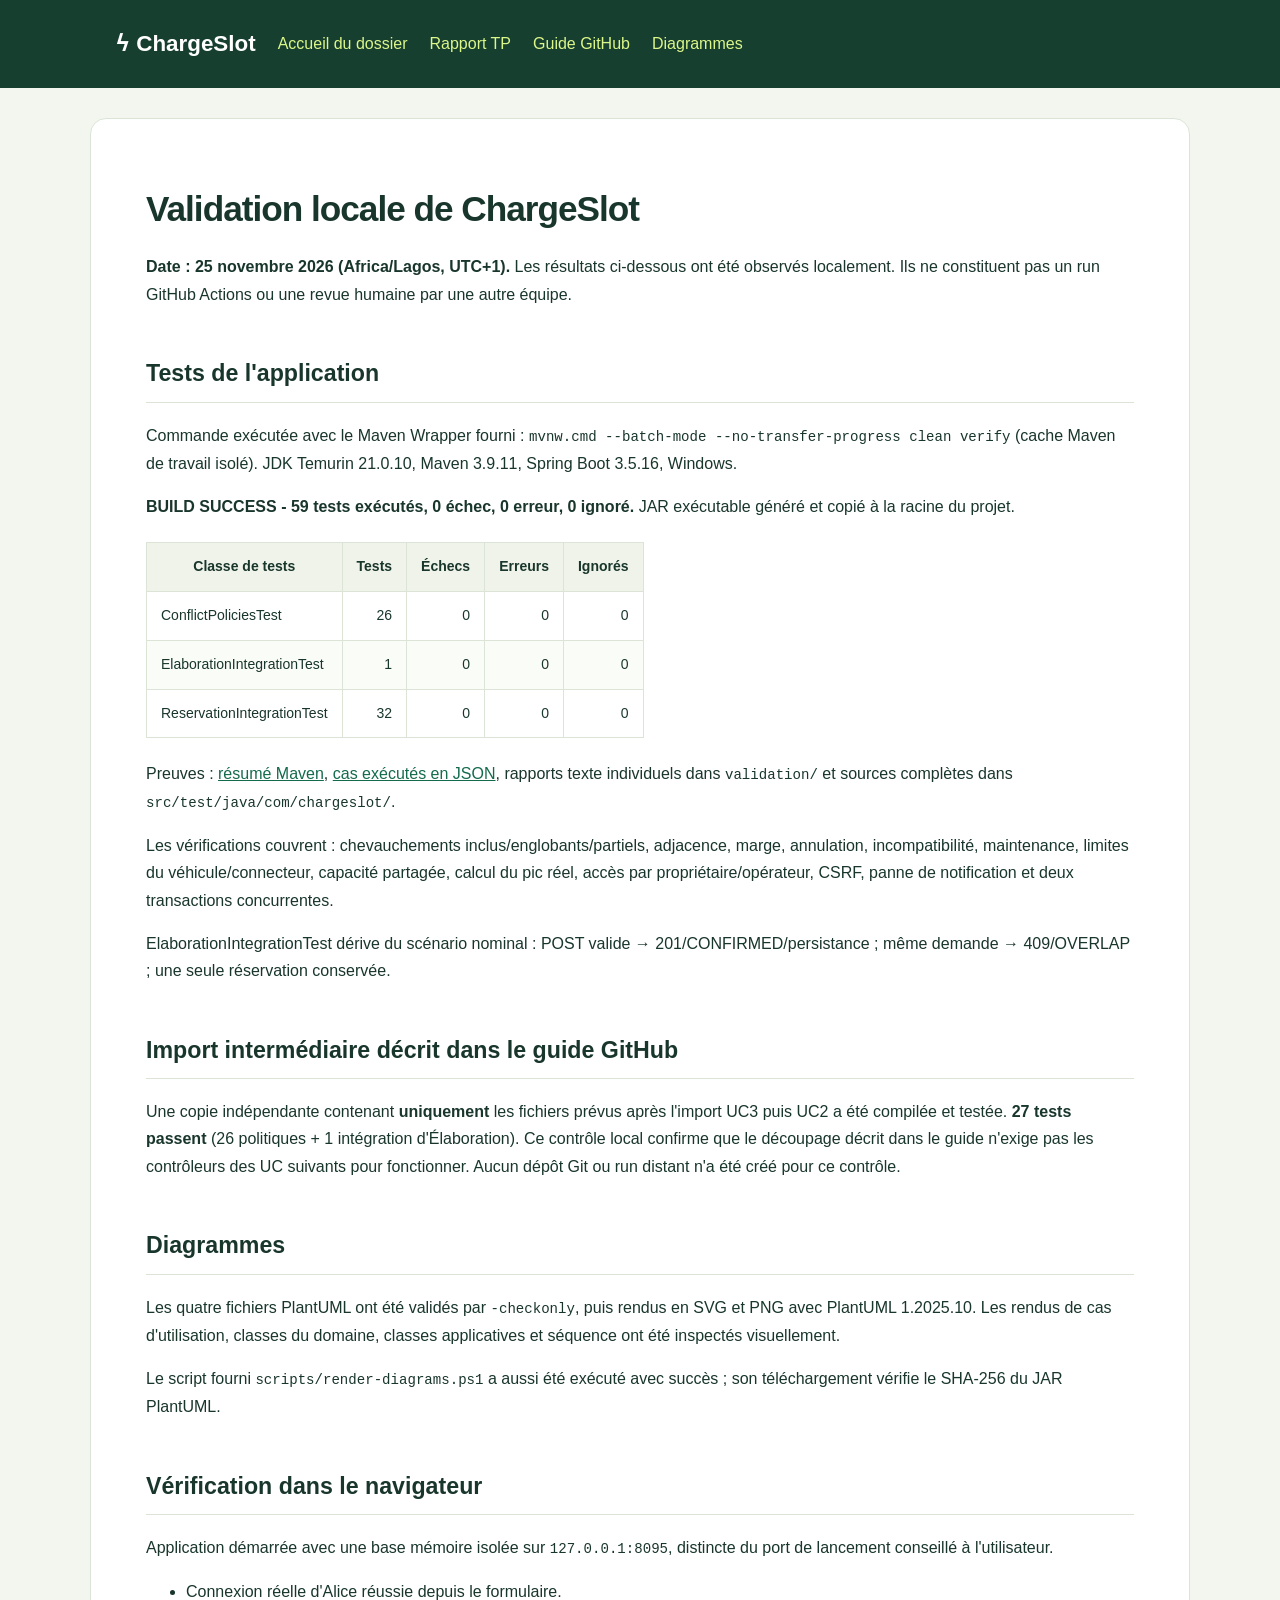
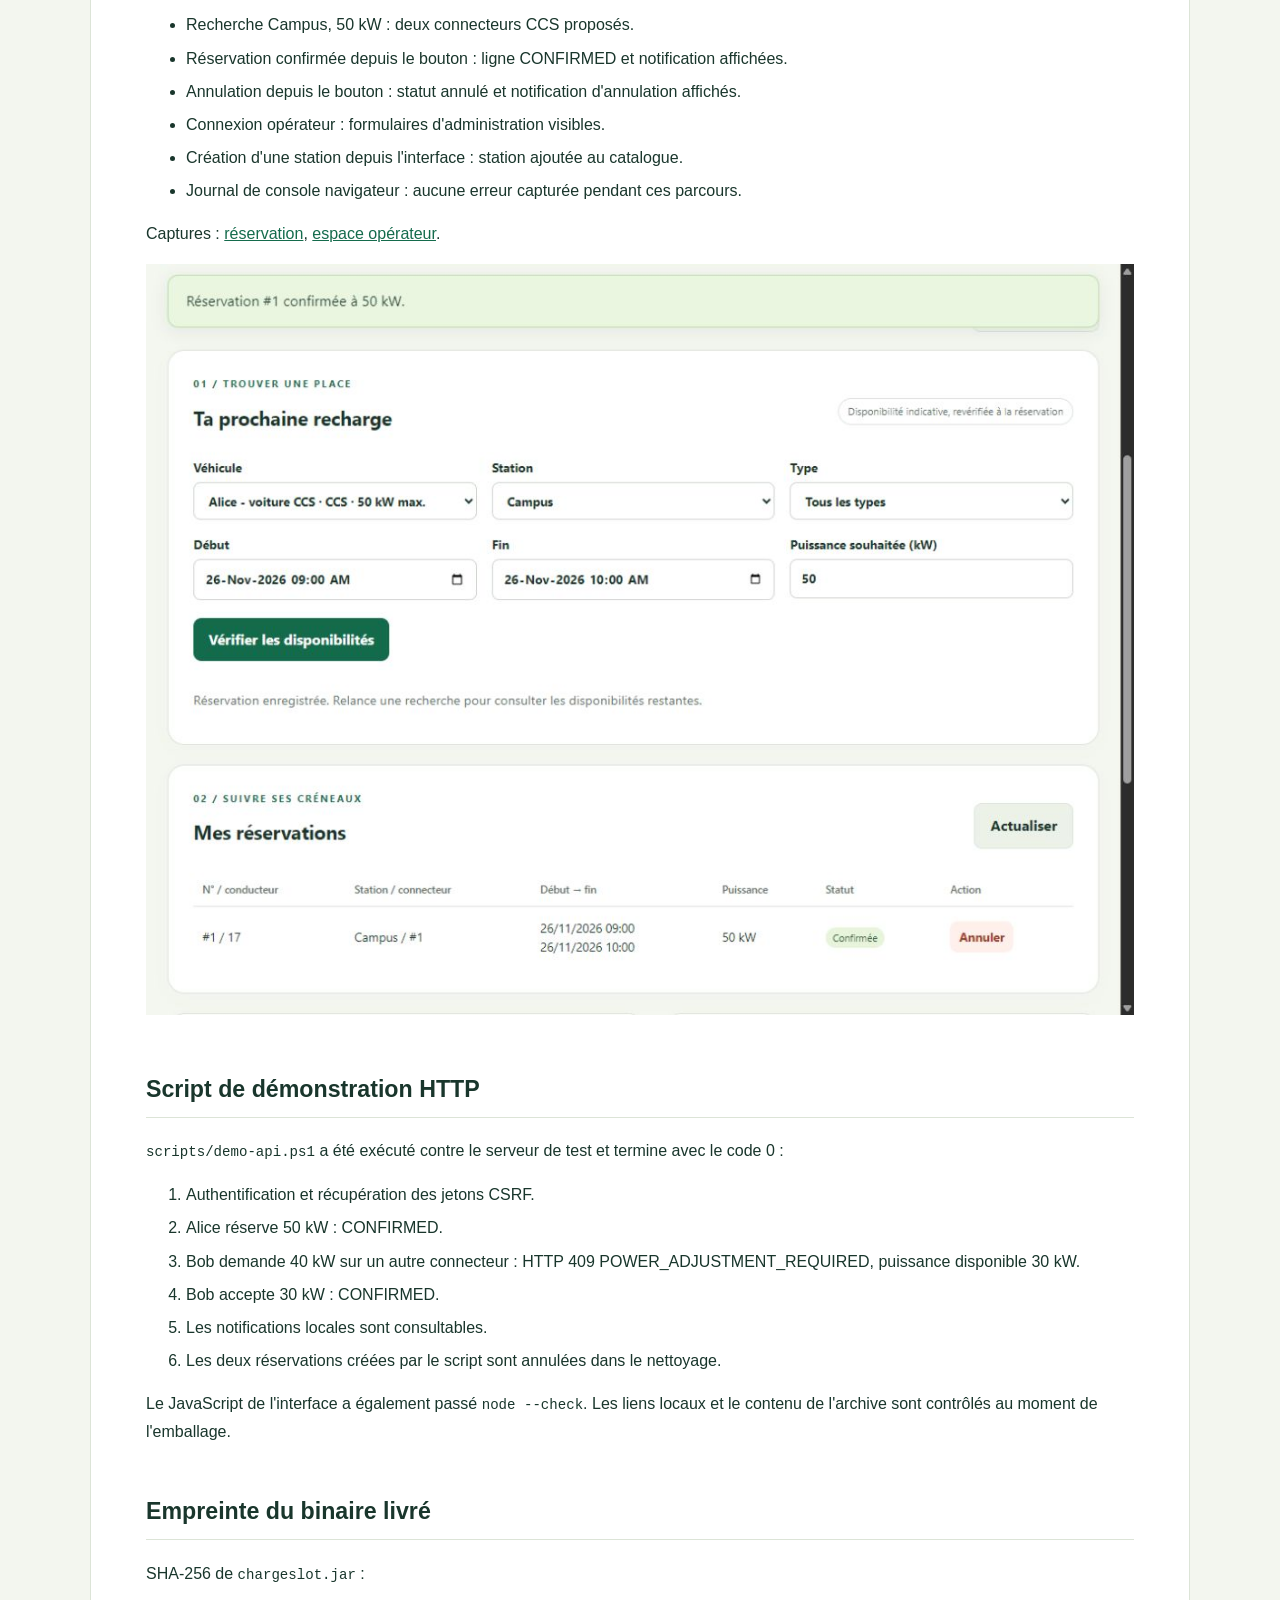
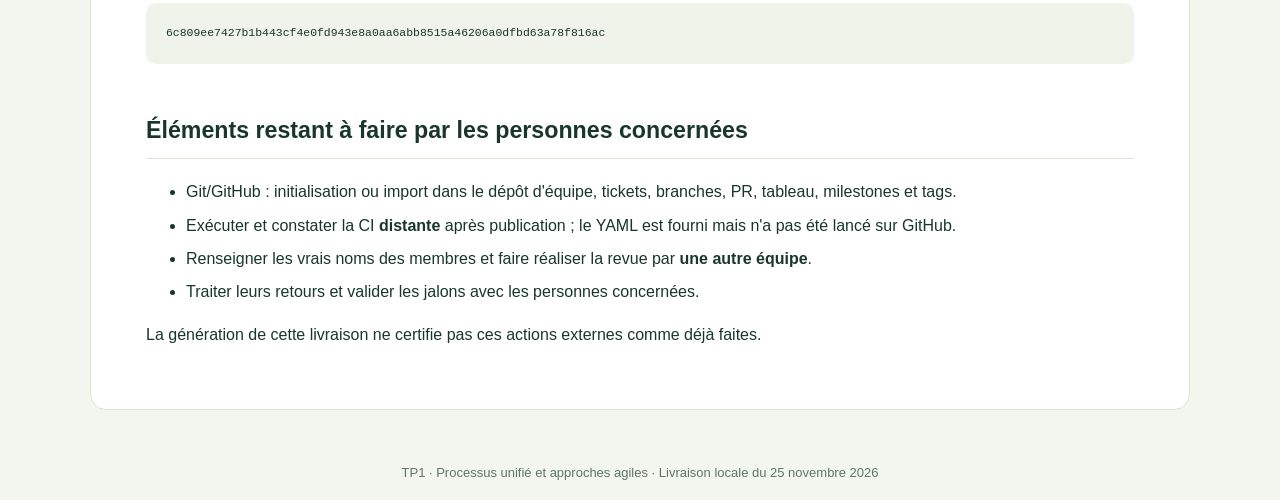
<file: docs/VALIDATION.html>
<!doctype html><html lang="fr"><head><meta charset="utf-8"><meta name="viewport" content="width=device-width,initial-scale=1"><title>Validation locale de ChargeSlot - ChargeSlot</title><style>
:root{color-scheme:light}*{box-sizing:border-box}body{margin:0;background:#f3f6ef;color:#19362c;font:16px/1.7 "Segoe UI",Arial,sans-serif}header{background:#173f30;color:white;padding:25px max(24px,calc((100vw - 1050px)/2));display:flex;gap:22px;align-items:center;flex-wrap:wrap}header strong{font-size:1.4rem}header a{color:#dcf789;text-decoration:none}main{max-width:1100px;background:white;margin:30px auto;padding:45px 55px;border:1px solid #dce4d7;border-radius:16px}h1{font-size:2.2rem;line-height:1.2;letter-spacing:-1px}h2{font-size:1.45rem;margin-top:2em;border-bottom:1px solid #dce4d7;padding-bottom:8px}h3{margin-top:1.6em}a{color:#146b4c}pre{padding:20px;background:#eff3e9;border-radius:10px;overflow:auto;font-size:13px;line-height:1.6}code{font-family:Consolas,monospace;font-size:.88em}table{border-collapse:collapse;display:block;overflow:auto;margin:22px 0;font-size:14px}th,td{padding:12px 14px;border:1px solid #dce4d7;vertical-align:top}th{background:#eff3e9}tr:nth-child(even){background:#fafcf8}blockquote{border-left:4px solid #b9da82;padding-left:20px;color:#5c7068}img{max-width:100%;height:auto}li{margin:6px 0}.subtitle{color:#60746a}.diagram{margin:25px 0 55px;border:1px solid #dce4d7;padding:20px;border-radius:12px}.diagram img{display:block;background:#fafcf8}footer{text-align:center;font-size:13px;color:#60746a;padding:22px}.links{display:flex;gap:15px;flex-wrap:wrap}@media(max-width:700px){main{margin:12px;padding:24px 20px}h1{font-size:1.8rem}}@media print{body{background:white;font-size:11pt}header,footer{display:none}main{border:0;margin:0;padding:0;max-width:none}h2{break-after:avoid}pre,table{break-inside:avoid}a{color:inherit}pre{white-space:pre-wrap}table{display:table;width:100%}}
</style></head><body><header><strong>ϟ ChargeSlot</strong><a href="../LIRE-MOI.html">Accueil du dossier</a><a href="../docs/rapport-tp.html">Rapport TP</a><a href="../docs/GITHUB-PAS-A-PAS.html">Guide GitHub</a><a href="../docs/diagrams/index.html">Diagrammes</a></header><main><h1>Validation locale de ChargeSlot</h1>
<p><strong>Date : 25 novembre 2026 (Africa/Lagos, UTC+1).</strong> Les résultats ci-dessous ont été observés localement. Ils ne constituent pas un run GitHub Actions ou une revue humaine par une autre équipe.</p>
<h2>Tests de l'application</h2>
<p>Commande exécutée avec le Maven Wrapper fourni : <code>mvnw.cmd --batch-mode --no-transfer-progress clean verify</code> (cache Maven de travail isolé). JDK Temurin 21.0.10, Maven 3.9.11, Spring Boot 3.5.16, Windows.</p>
<p><strong>BUILD SUCCESS - 59 tests exécutés, 0 échec, 0 erreur, 0 ignoré.</strong> JAR exécutable généré et copié à la racine du projet.</p>
<table>
<thead>
<tr>
  <th>Classe de tests</th>
  <th style="text-align:right">Tests</th>
  <th style="text-align:right">Échecs</th>
  <th style="text-align:right">Erreurs</th>
  <th style="text-align:right">Ignorés</th>
</tr>
</thead>
<tbody>
<tr>
  <td>ConflictPoliciesTest</td>
  <td style="text-align:right">26</td>
  <td style="text-align:right">0</td>
  <td style="text-align:right">0</td>
  <td style="text-align:right">0</td>
</tr>
<tr>
  <td>ElaborationIntegrationTest</td>
  <td style="text-align:right">1</td>
  <td style="text-align:right">0</td>
  <td style="text-align:right">0</td>
  <td style="text-align:right">0</td>
</tr>
<tr>
  <td>ReservationIntegrationTest</td>
  <td style="text-align:right">32</td>
  <td style="text-align:right">0</td>
  <td style="text-align:right">0</td>
  <td style="text-align:right">0</td>
</tr>
</tbody>
</table>
<p>Preuves : <a href="validation/maven-verification.txt">résumé Maven</a>, <a href="validation/tests.json">cas exécutés en JSON</a>, rapports texte individuels dans <code>validation/</code> et sources complètes dans <code>src/test/java/com/chargeslot/</code>.</p>
<p>Les vérifications couvrent : chevauchements inclus/englobants/partiels, adjacence, marge, annulation, incompatibilité, maintenance, limites du véhicule/connecteur, capacité partagée, calcul du pic réel, accès par propriétaire/opérateur, CSRF, panne de notification et deux transactions concurrentes.</p>
<p>ElaborationIntegrationTest dérive du scénario nominal : POST valide → 201/CONFIRMED/persistance ; même demande → 409/OVERLAP ; une seule réservation conservée.</p>
<h2>Import intermédiaire décrit dans le guide GitHub</h2>
<p>Une copie indépendante contenant <strong>uniquement</strong> les fichiers prévus après l'import UC3 puis UC2 a été compilée et testée. <strong>27 tests passent</strong> (26 politiques + 1 intégration d'Élaboration). Ce contrôle local confirme que le découpage décrit dans le guide n'exige pas les contrôleurs des UC suivants pour fonctionner. Aucun dépôt Git ou run distant n'a été créé pour ce contrôle.</p>
<h2>Diagrammes</h2>
<p>Les quatre fichiers PlantUML ont été validés par <code>-checkonly</code>, puis rendus en SVG et PNG avec PlantUML 1.2025.10. Les rendus de cas d'utilisation, classes du domaine, classes applicatives et séquence ont été inspectés visuellement.</p>
<p>Le script fourni <code>scripts/render-diagrams.ps1</code> a aussi été exécuté avec succès ; son téléchargement vérifie le SHA-256 du JAR PlantUML.</p>
<h2>Vérification dans le navigateur</h2>
<p>Application démarrée avec une base mémoire isolée sur <code>127.0.0.1:8095</code>, distincte du port de lancement conseillé à l'utilisateur.</p>
<ul>
<li>Connexion réelle d'Alice réussie depuis le formulaire.</li>
<li>Recherche Campus, 50 kW : deux connecteurs CCS proposés.</li>
<li>Réservation confirmée depuis le bouton : ligne CONFIRMED et notification affichées.</li>
<li>Annulation depuis le bouton : statut annulé et notification d'annulation affichés.</li>
<li>Connexion opérateur : formulaires d'administration visibles.</li>
<li>Création d'une station depuis l'interface : station ajoutée au catalogue.</li>
<li>Journal de console navigateur : aucune erreur capturée pendant ces parcours.</li>
</ul>
<p>Captures : <a href="validation/interface-reservation.jpg">réservation</a>, <a href="validation/interface-operateur.jpg">espace opérateur</a>.</p>
<p><img src="validation/interface-reservation.jpg" alt="Réservation confirmée dans l'interface" /></p>
<h2>Script de démonstration HTTP</h2>
<p><code>scripts/demo-api.ps1</code> a été exécuté contre le serveur de test et termine avec le code 0 :</p>
<ol>
<li>Authentification et récupération des jetons CSRF.</li>
<li>Alice réserve 50 kW : CONFIRMED.</li>
<li>Bob demande 40 kW sur un autre connecteur : HTTP 409 POWER_ADJUSTMENT_REQUIRED, puissance disponible 30 kW.</li>
<li>Bob accepte 30 kW : CONFIRMED.</li>
<li>Les notifications locales sont consultables.</li>
<li>Les deux réservations créées par le script sont annulées dans le nettoyage.</li>
</ol>
<p>Le JavaScript de l'interface a également passé <code>node --check</code>. Les liens locaux et le contenu de l'archive sont contrôlés au moment de l'emballage.</p>
<h2>Empreinte du binaire livré</h2>
<p>SHA-256 de <code>chargeslot.jar</code> :</p>
<pre><code class="language-text">6c809ee7427b1b443cf4e0fd943e8a0aa6abb8515a46206a0dfbd63a78f816ac
</code></pre>
<h2>Éléments restant à faire par les personnes concernées</h2>
<ul>
<li>Git/GitHub : initialisation ou import dans le dépôt d'équipe, tickets, branches, PR, tableau, milestones et tags.</li>
<li>Exécuter et constater la CI <strong>distante</strong> après publication ; le YAML est fourni mais n'a pas été lancé sur GitHub.</li>
<li>Renseigner les vrais noms des membres et faire réaliser la revue par <strong>une autre équipe</strong>.</li>
<li>Traiter leurs retours et valider les jalons avec les personnes concernées.</li>
</ul>
<p>La génération de cette livraison ne certifie pas ces actions externes comme déjà faites.</p>
</main><footer>TP1 · Processus unifié et approches agiles · Livraison locale du 25 novembre 2026</footer></body></html>
</file>
